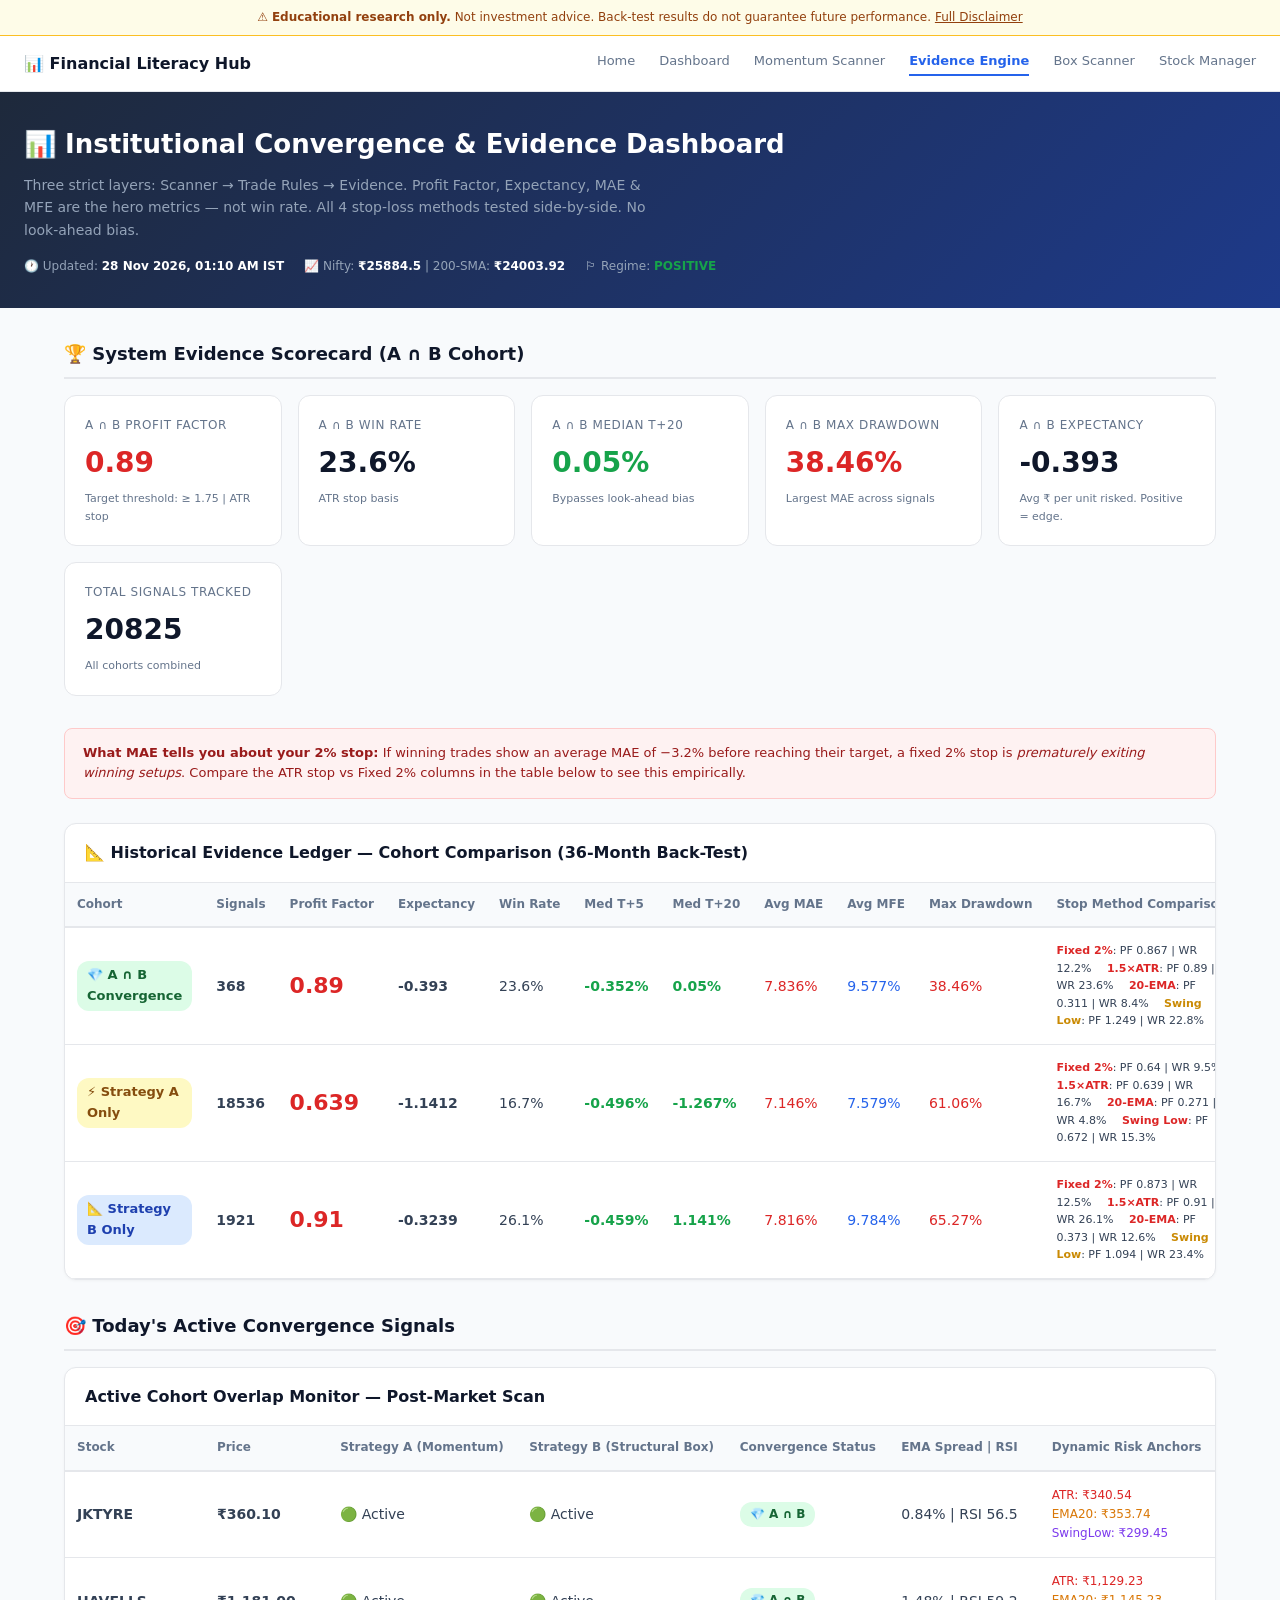
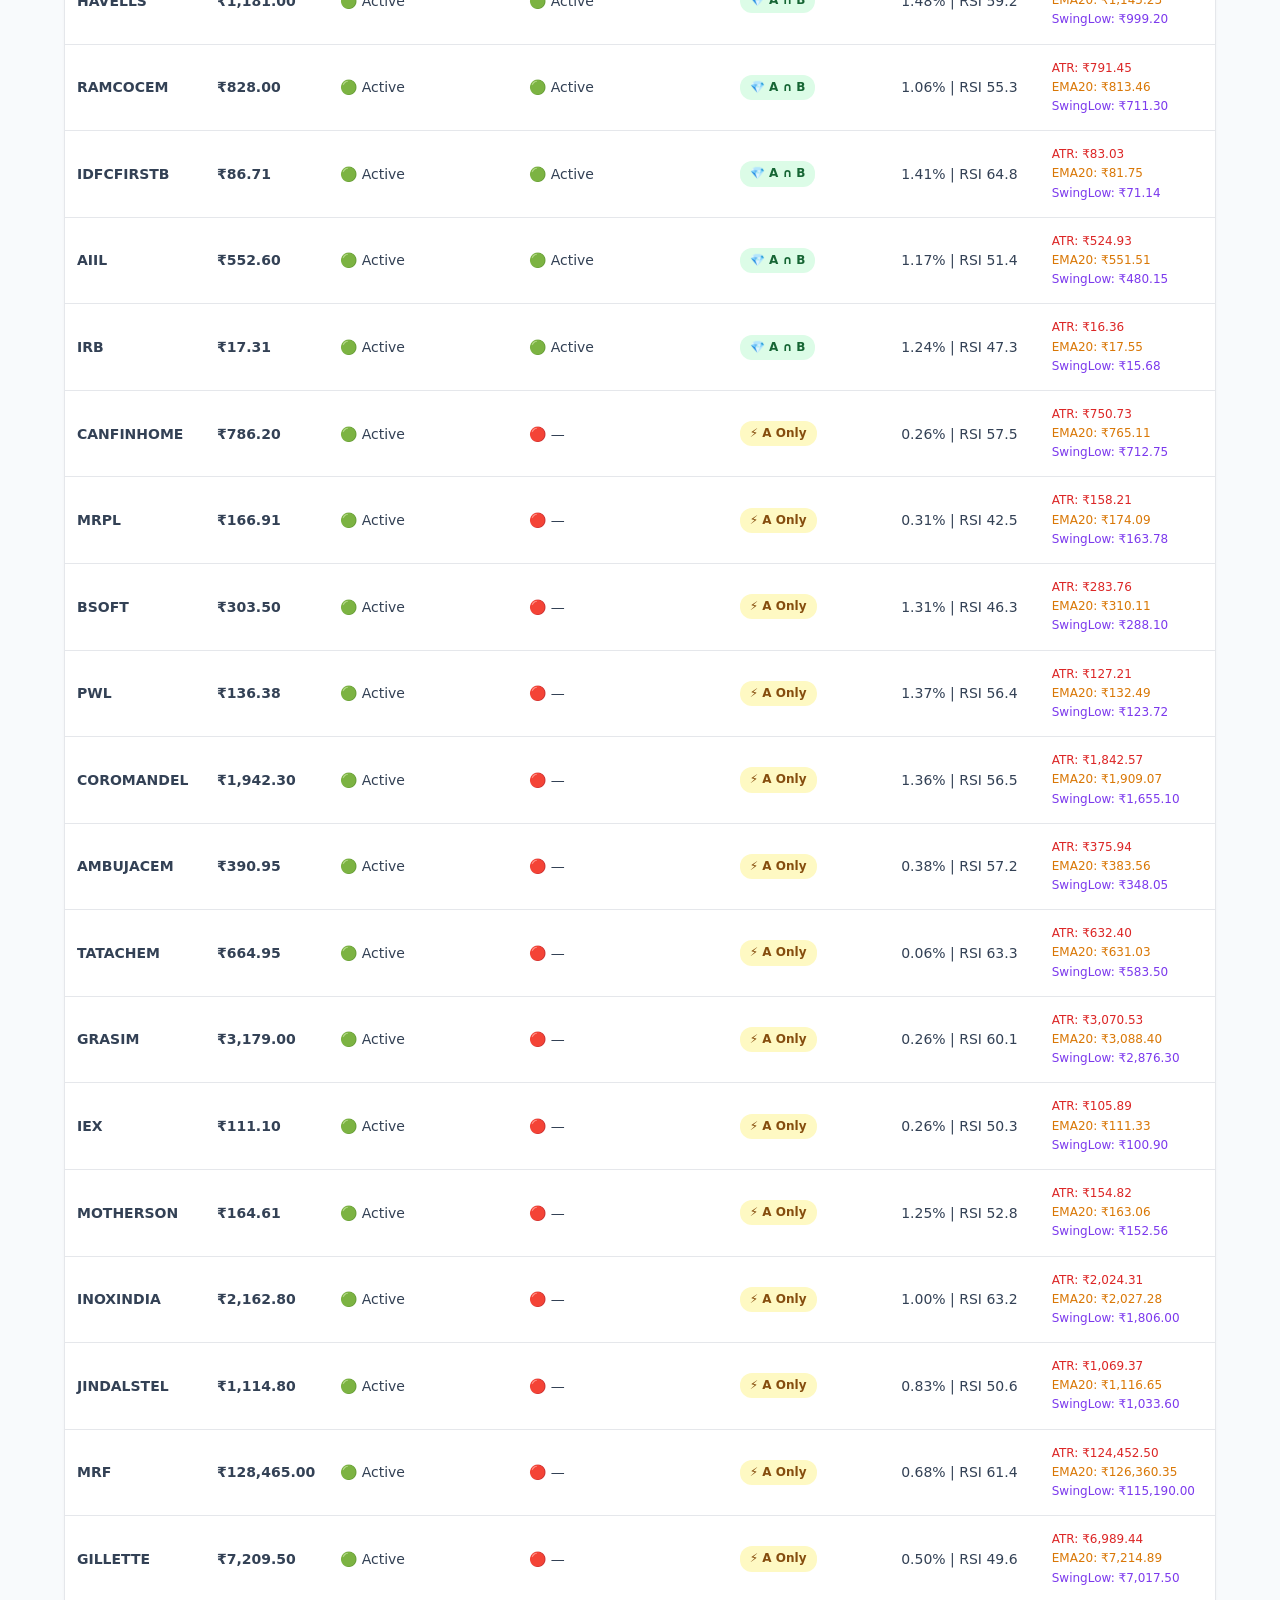
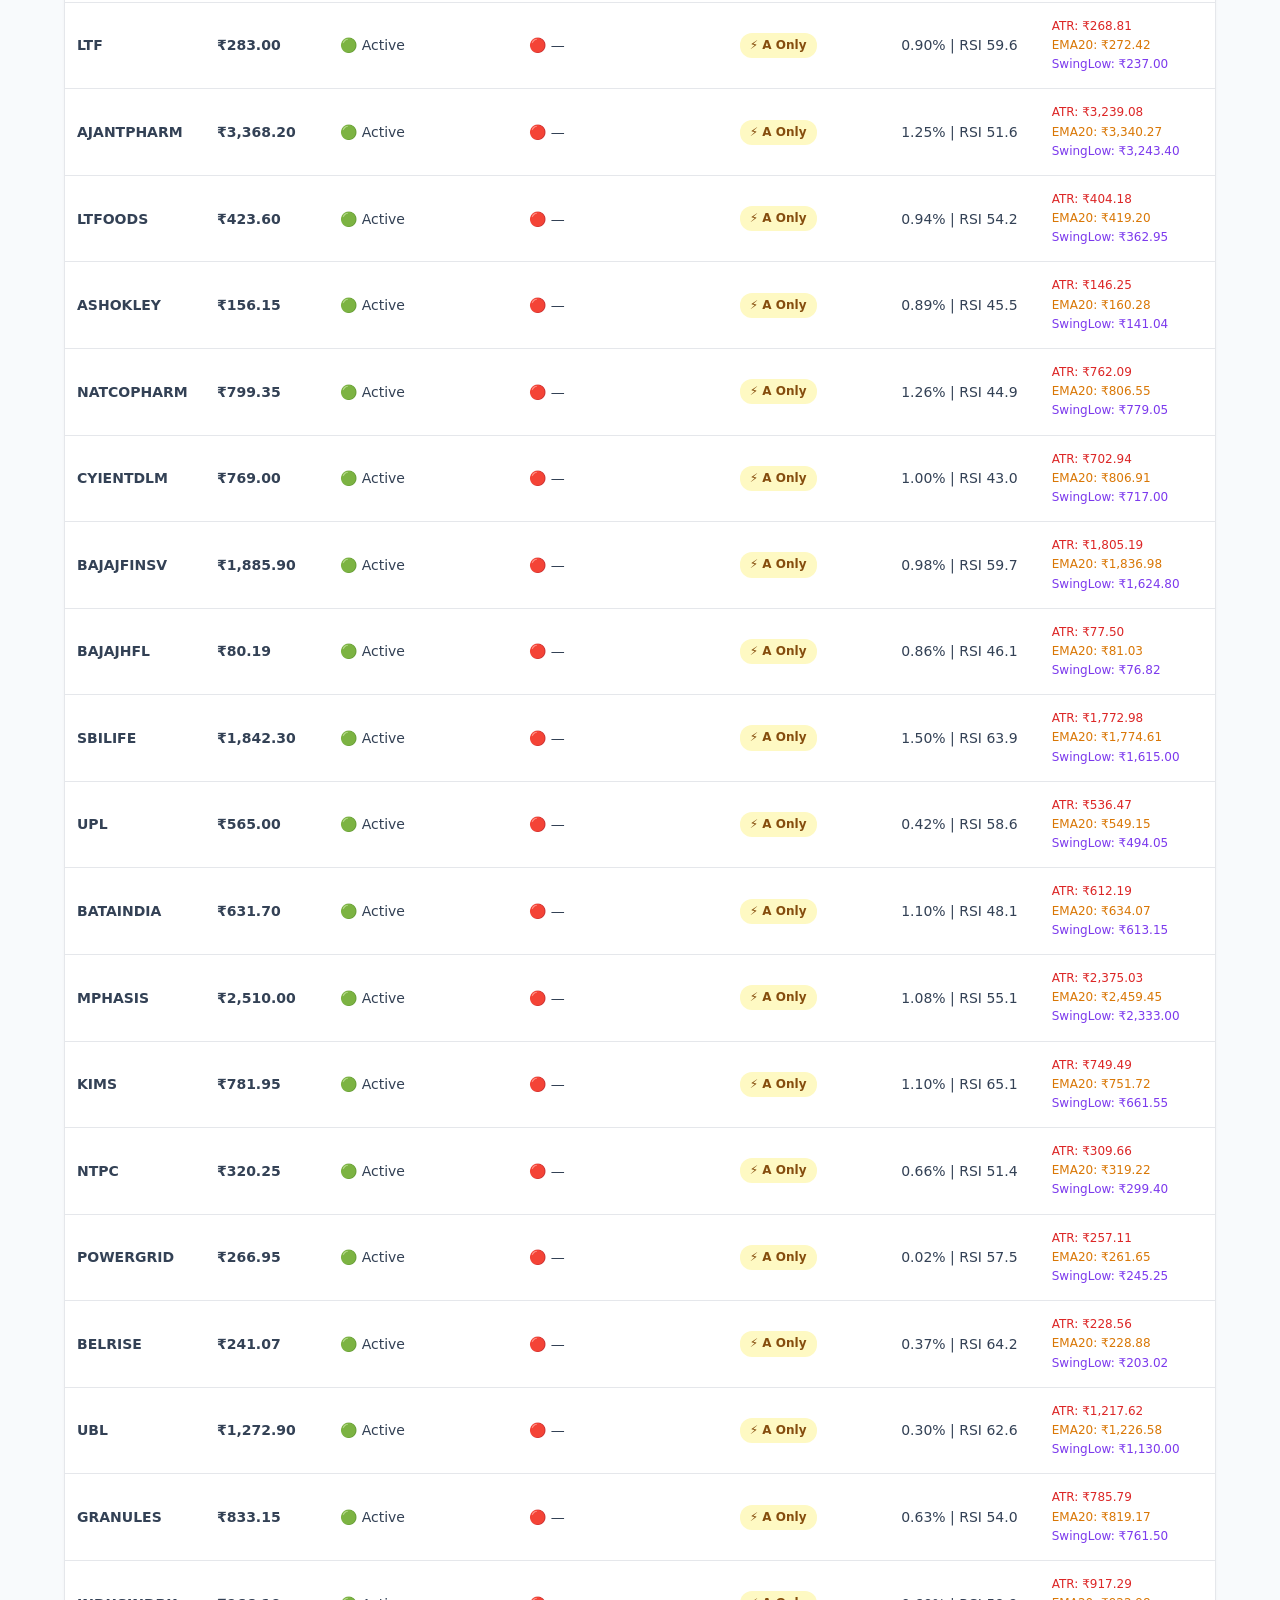
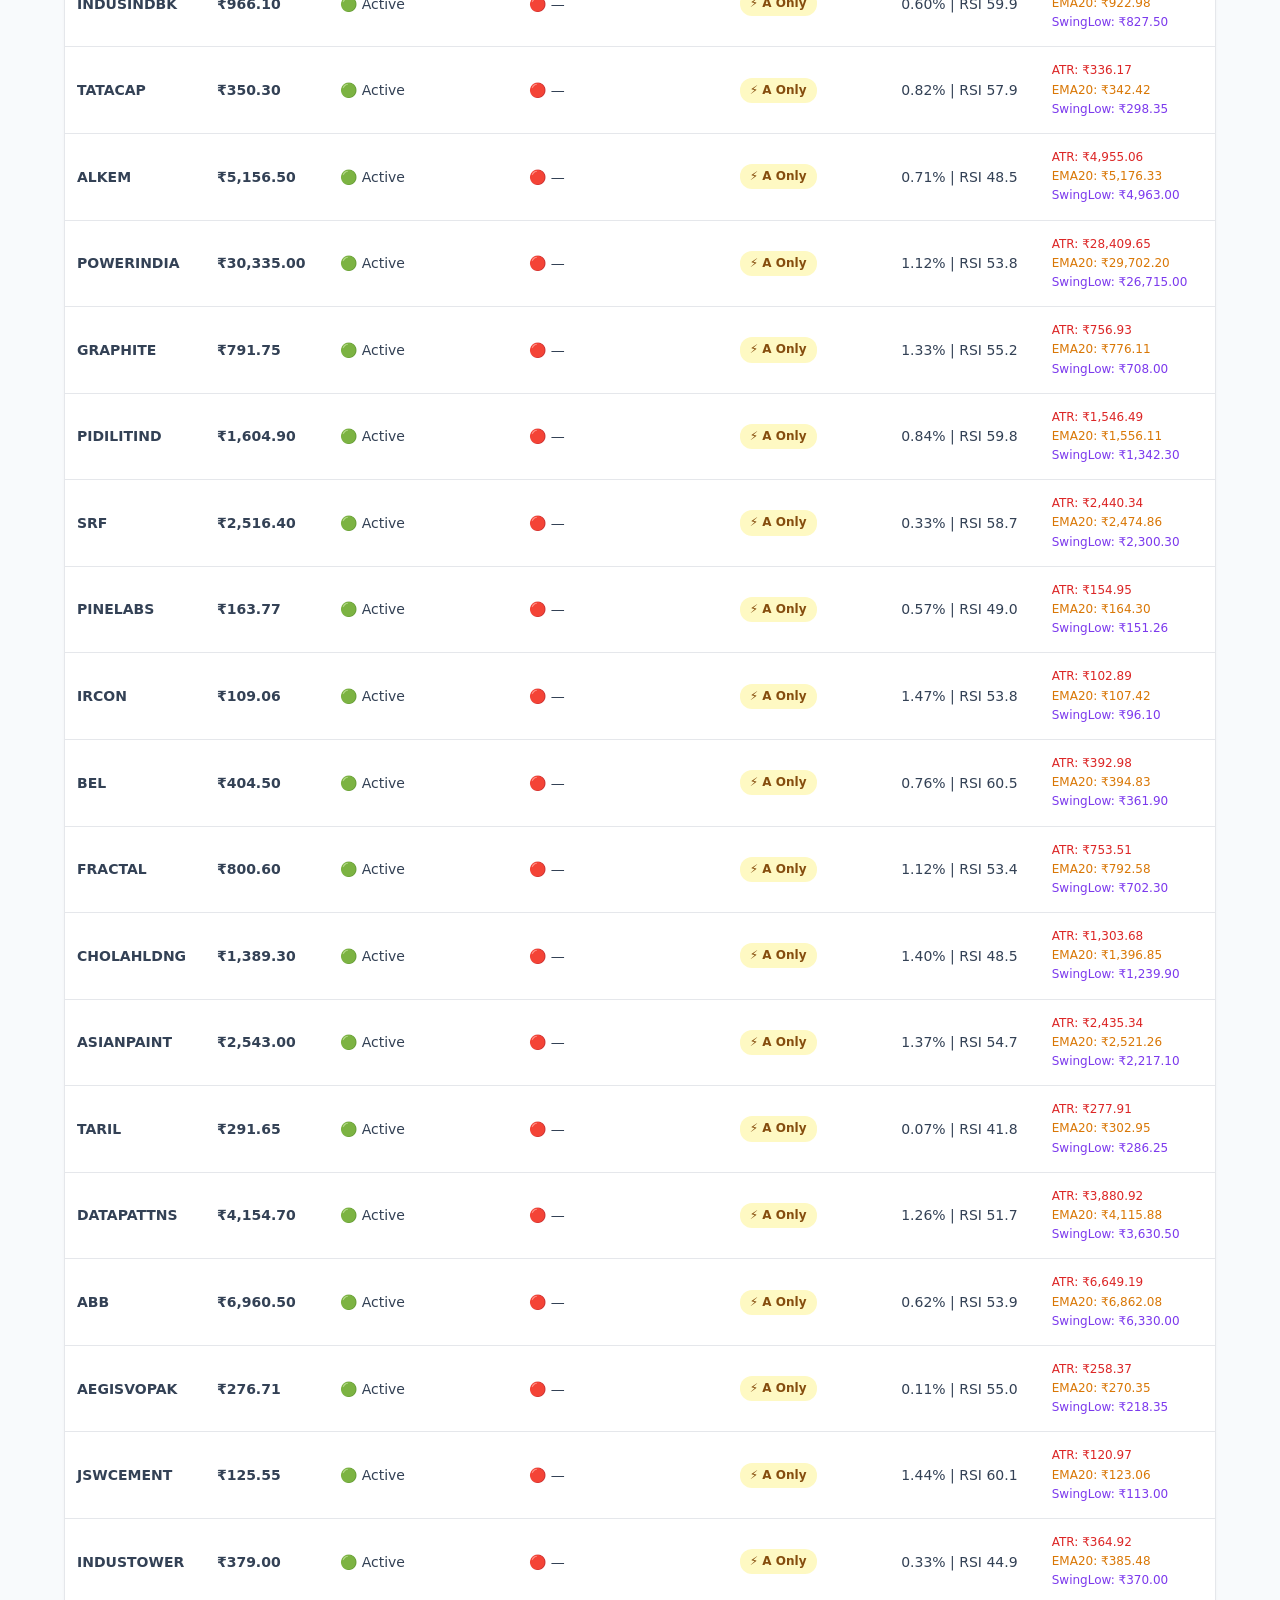
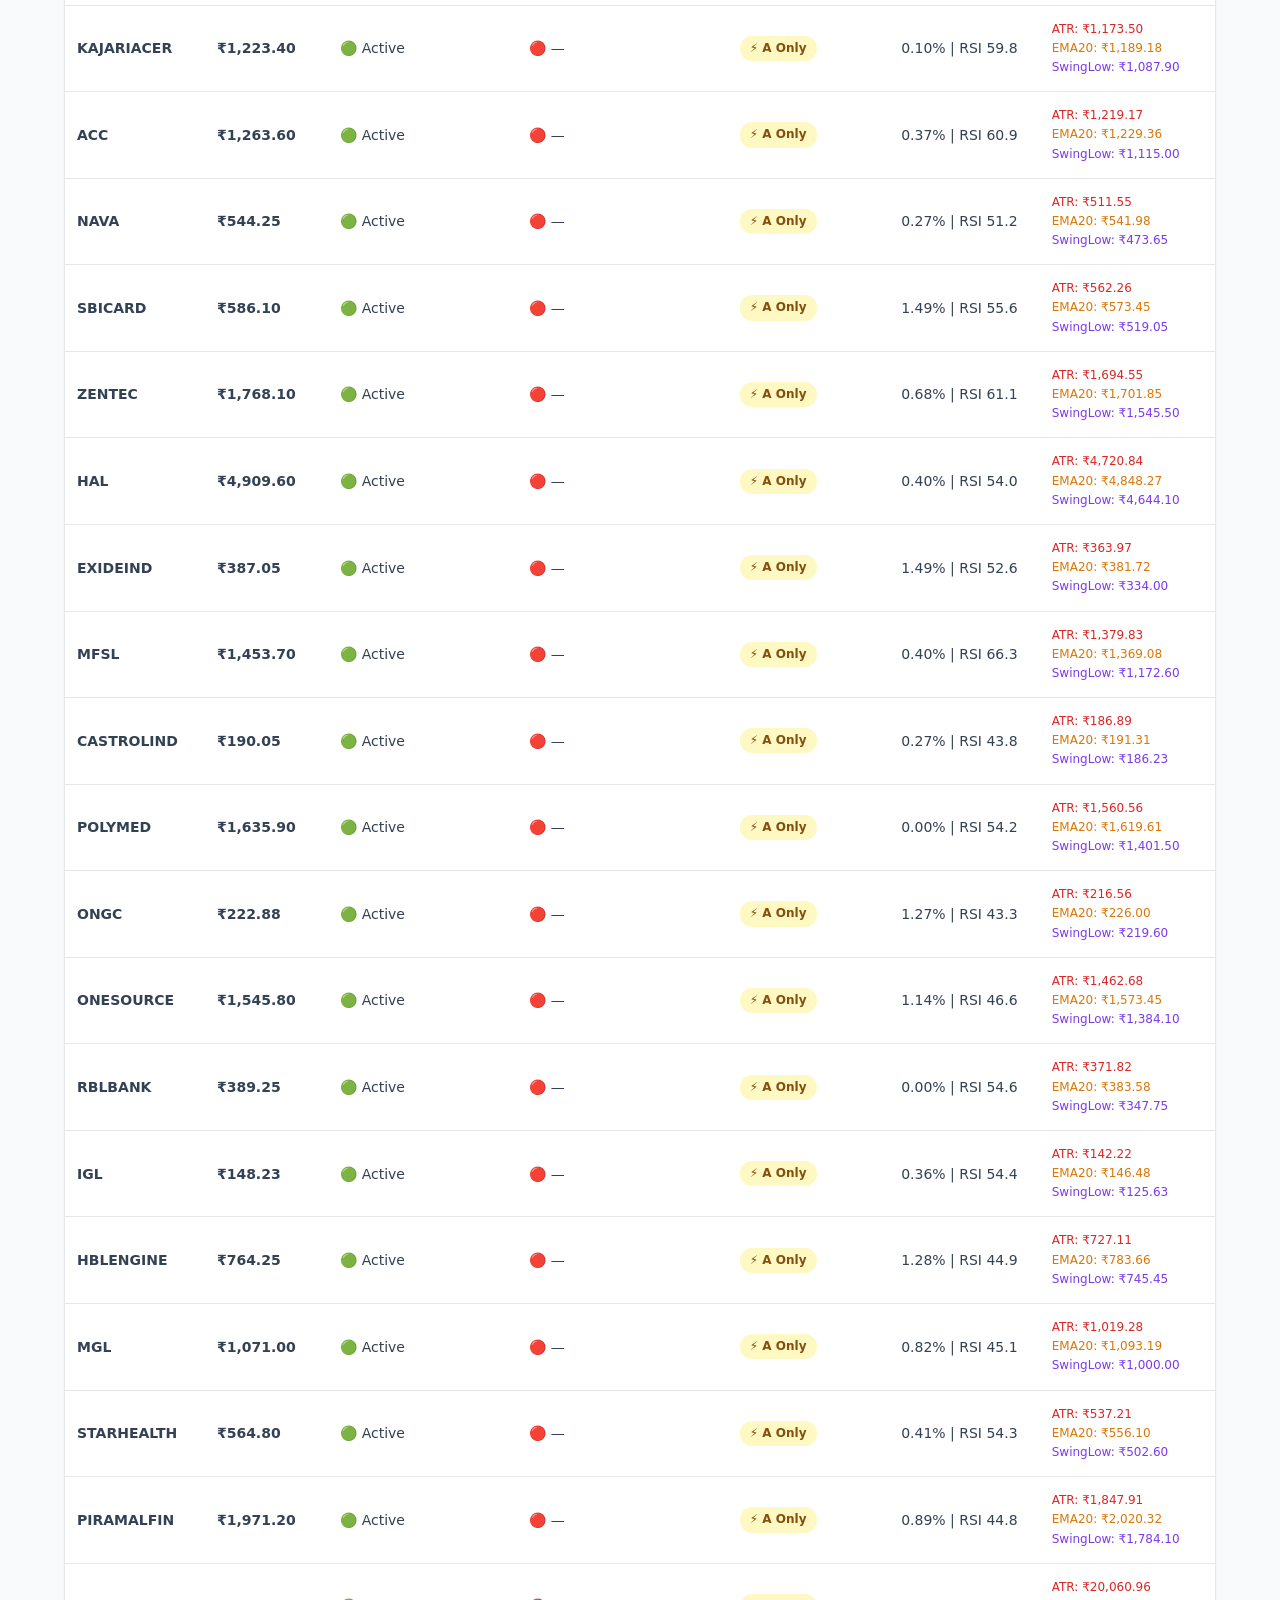
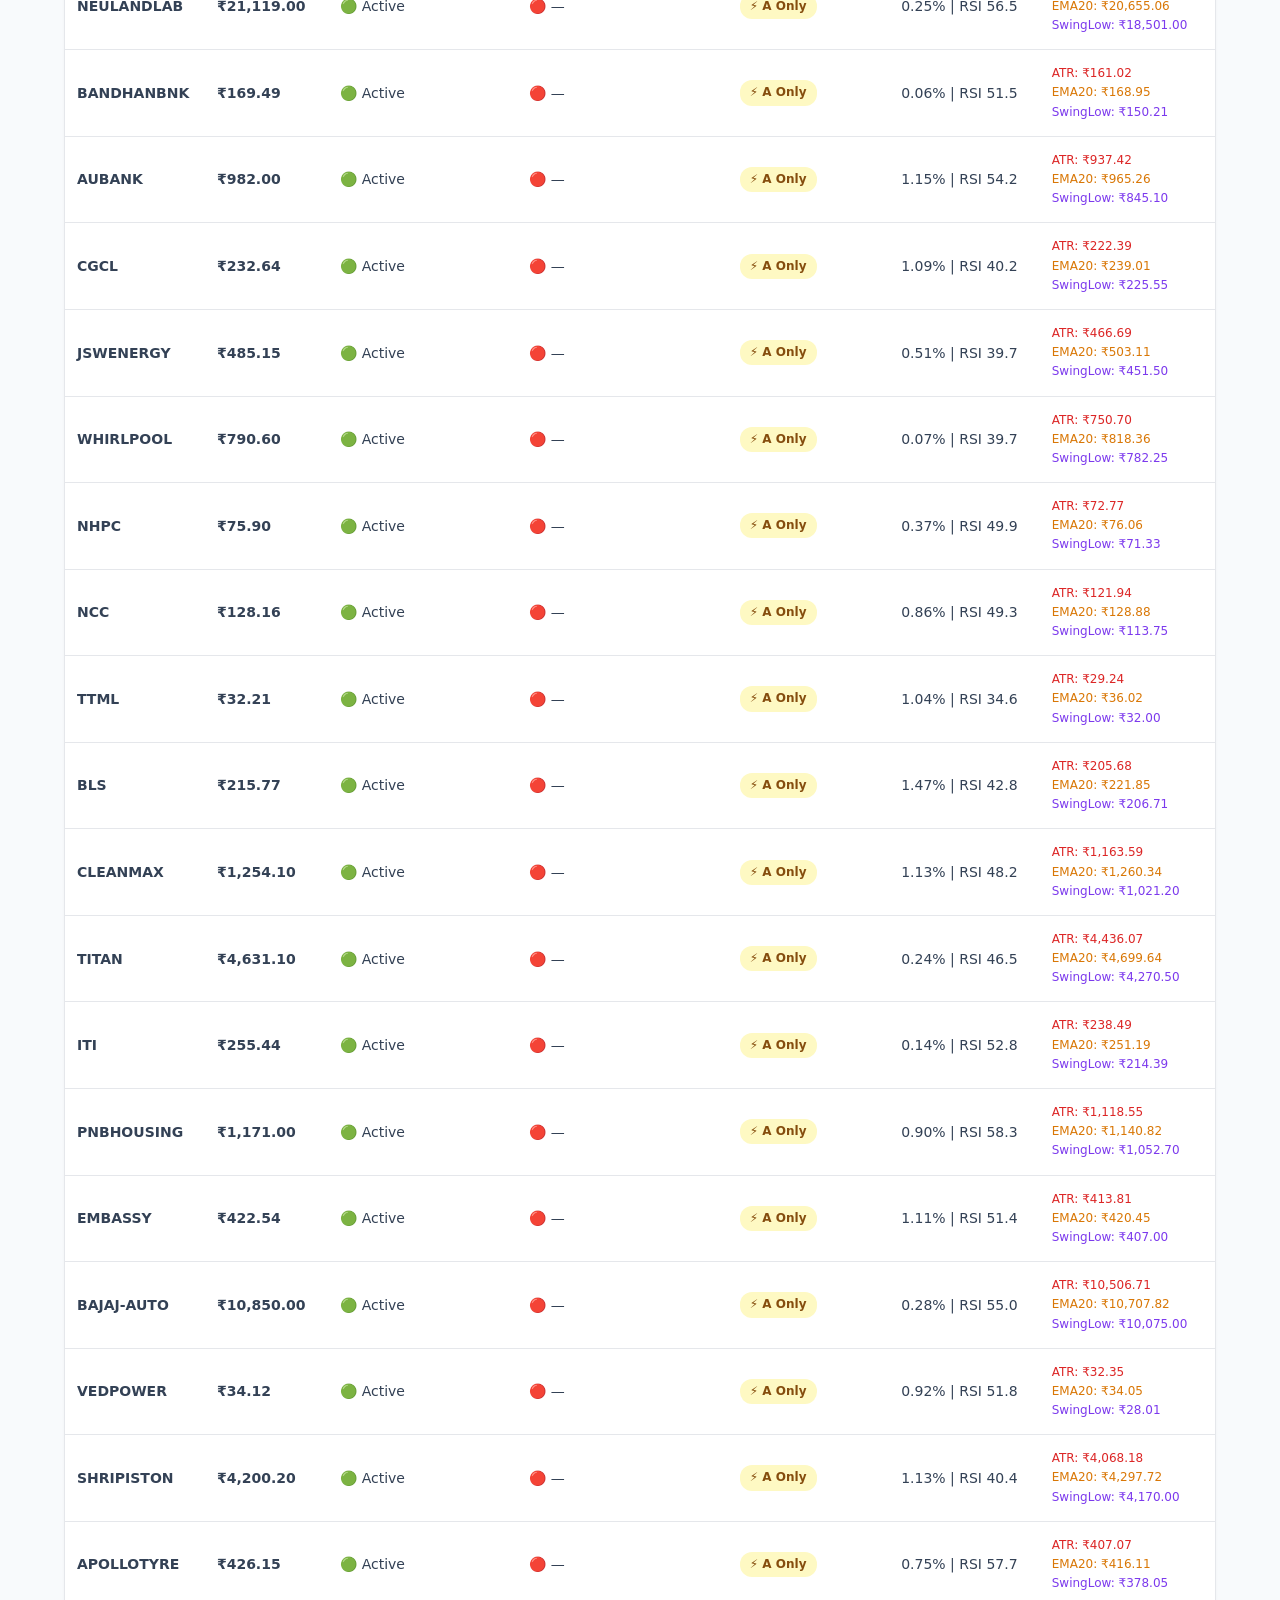
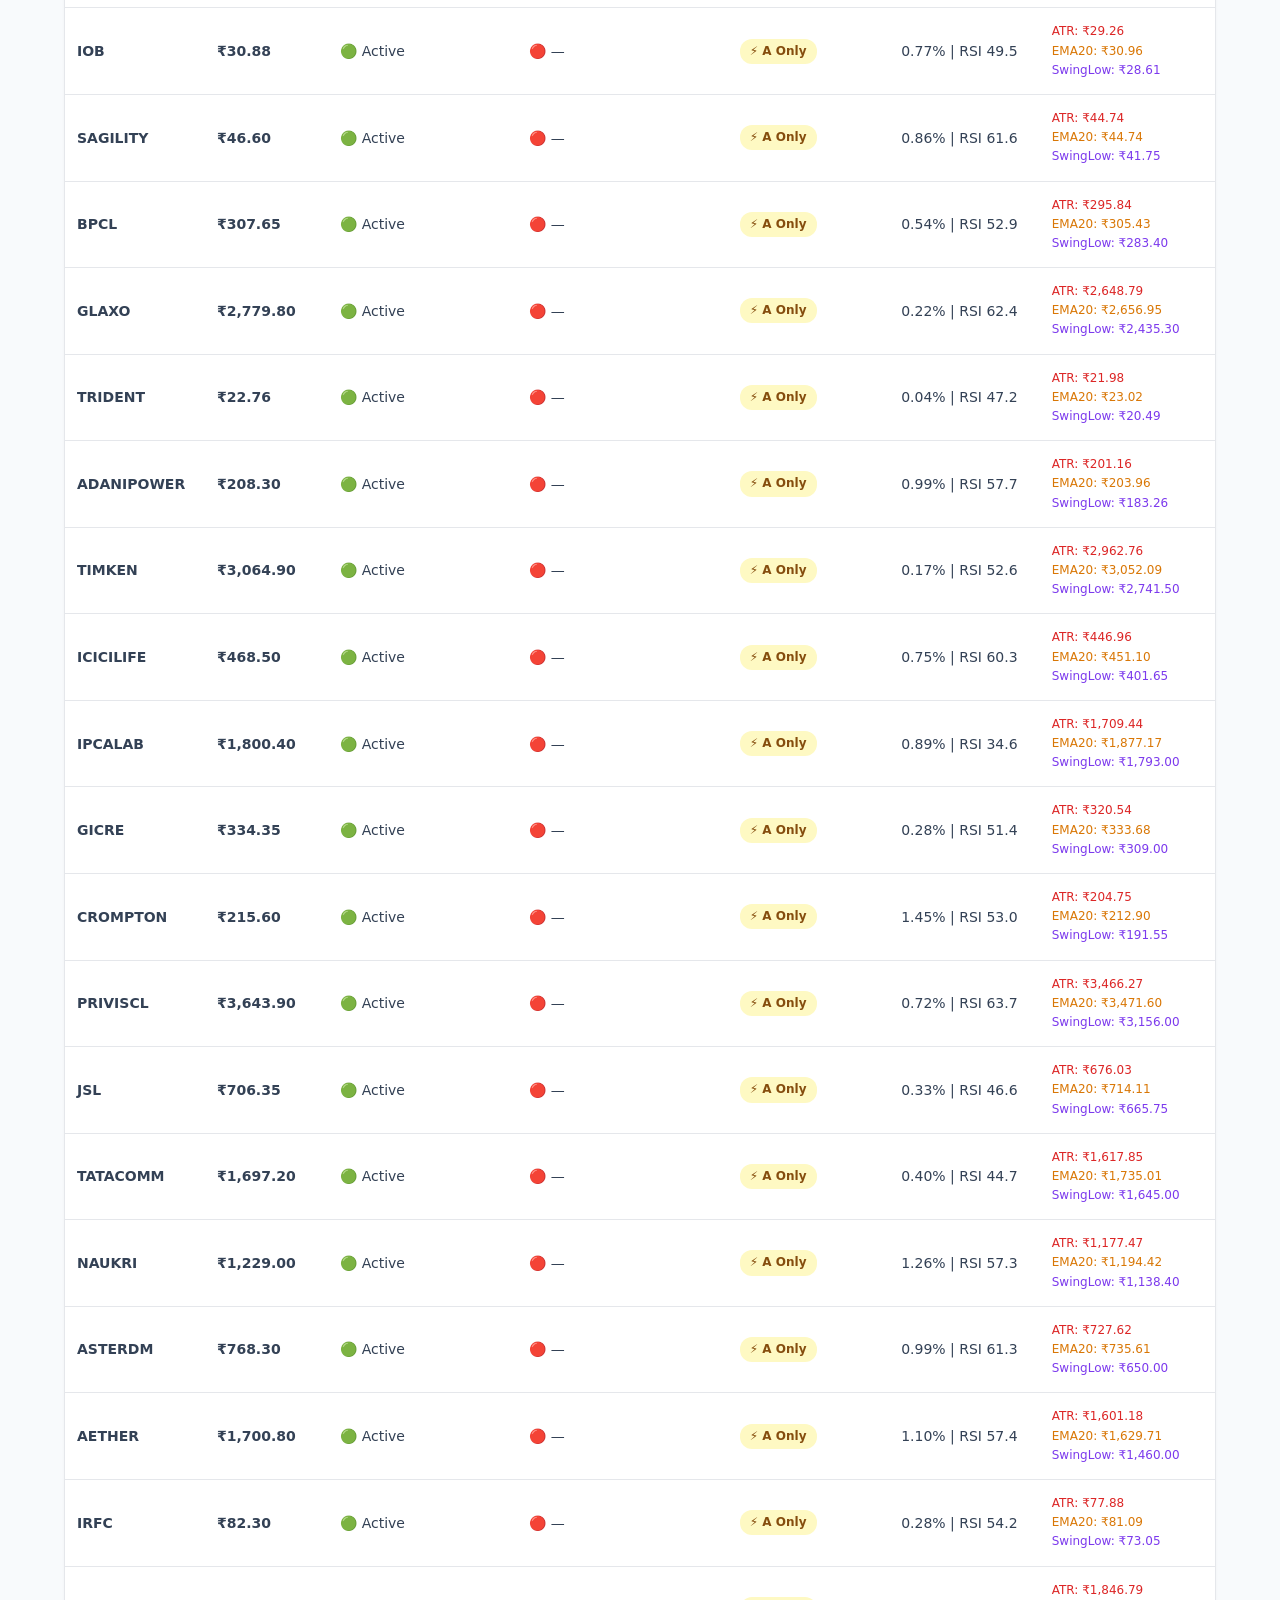
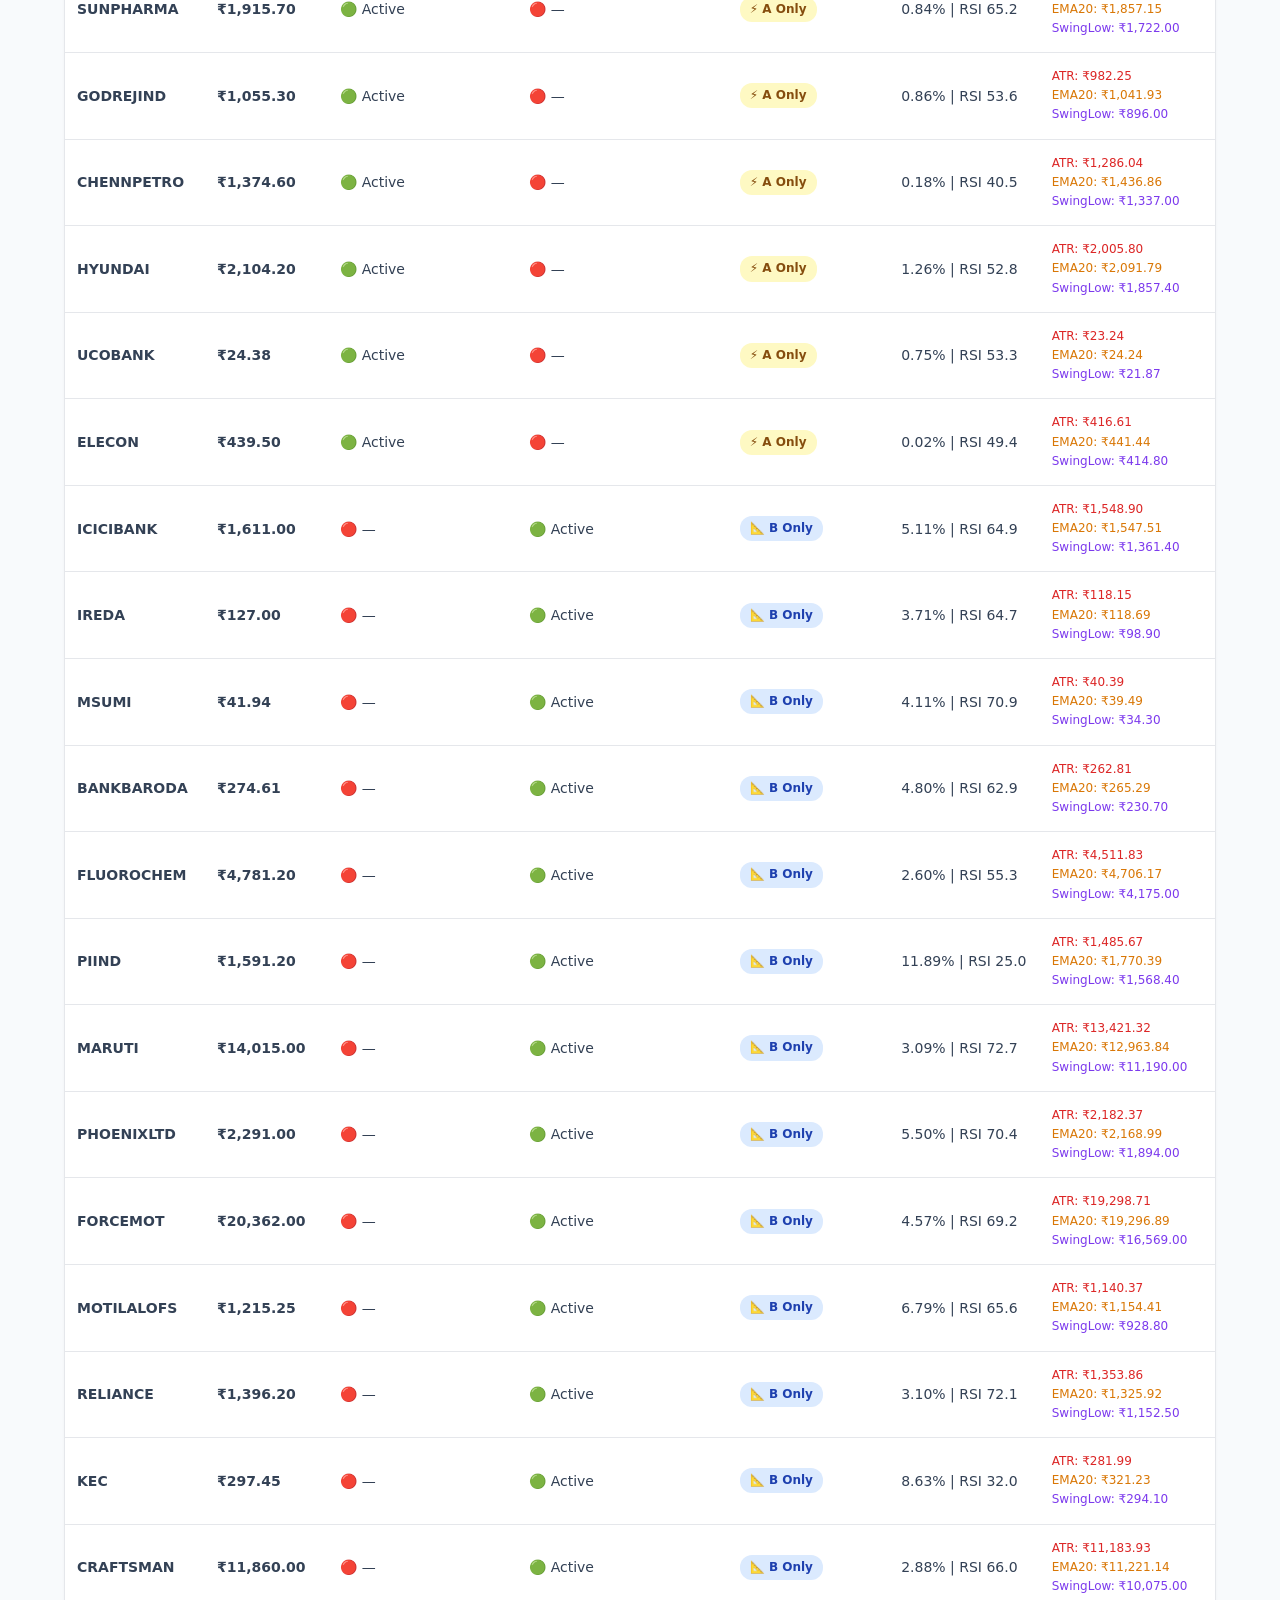
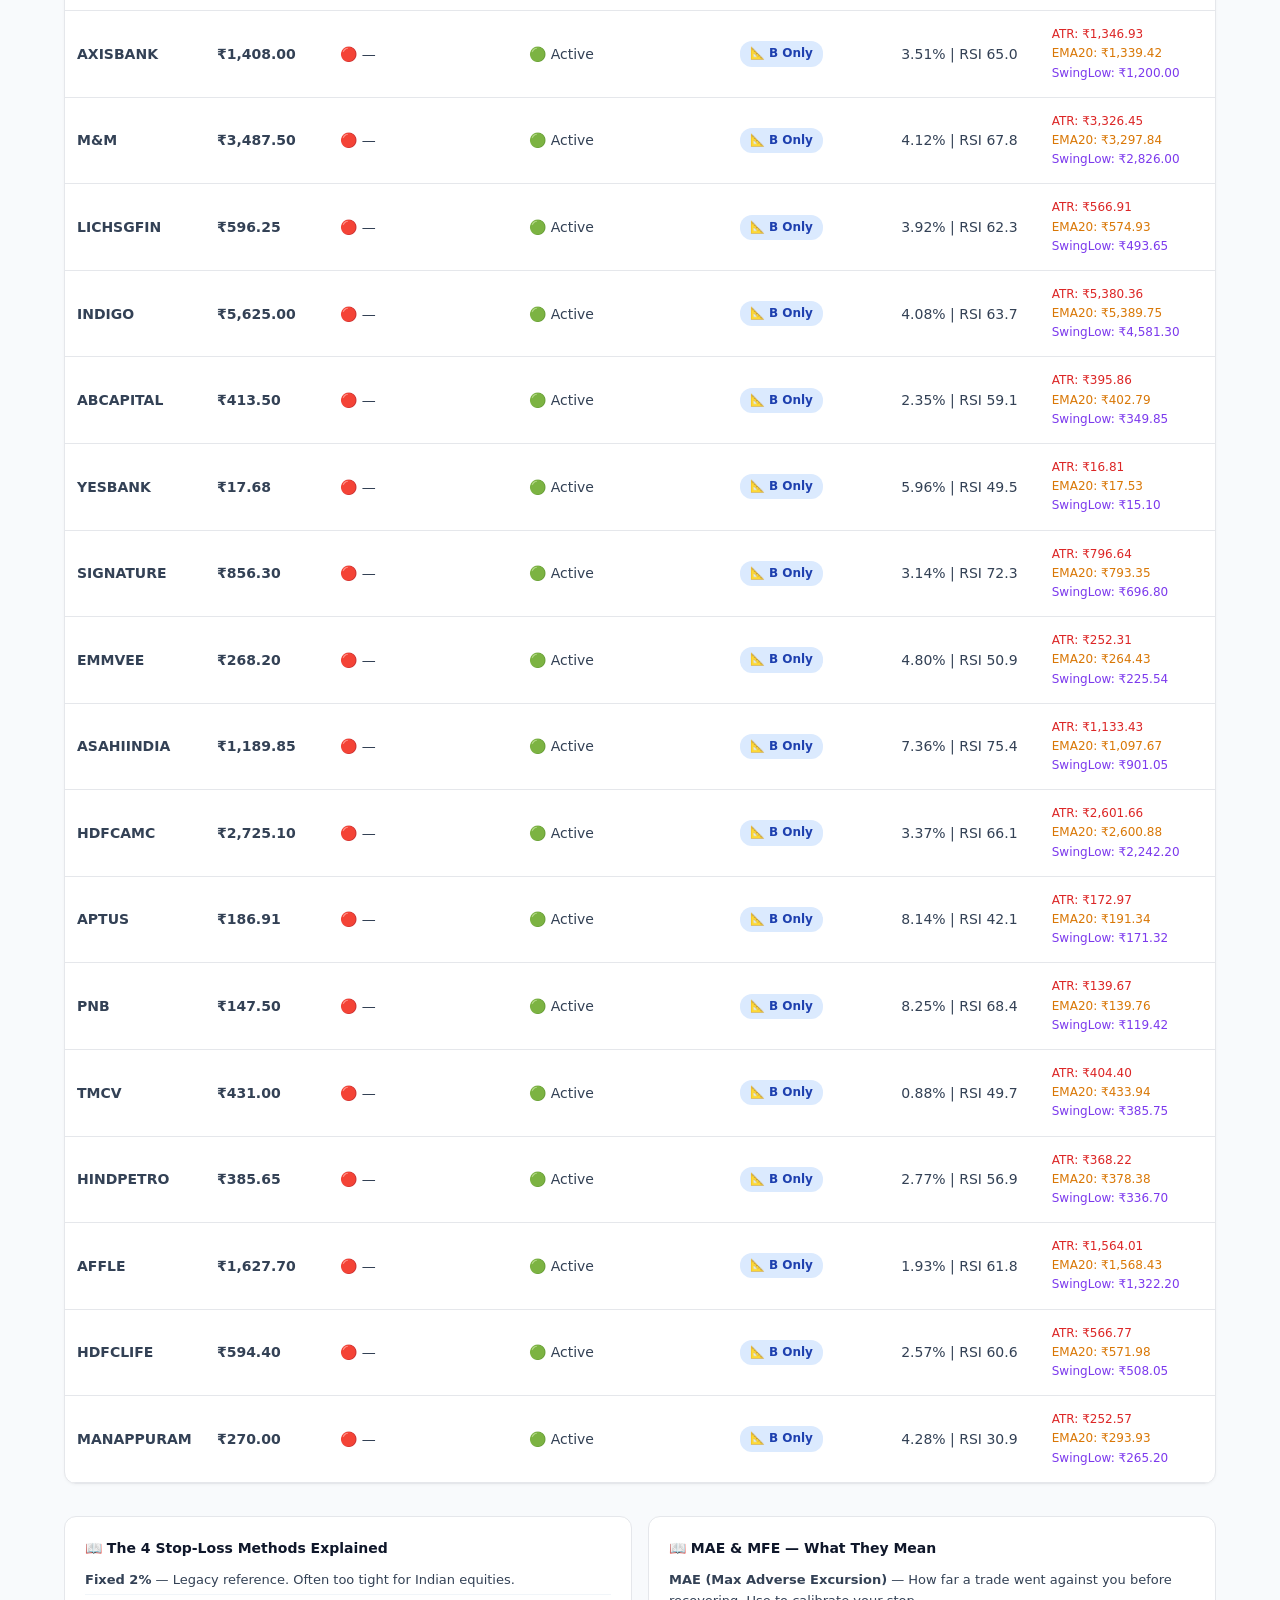
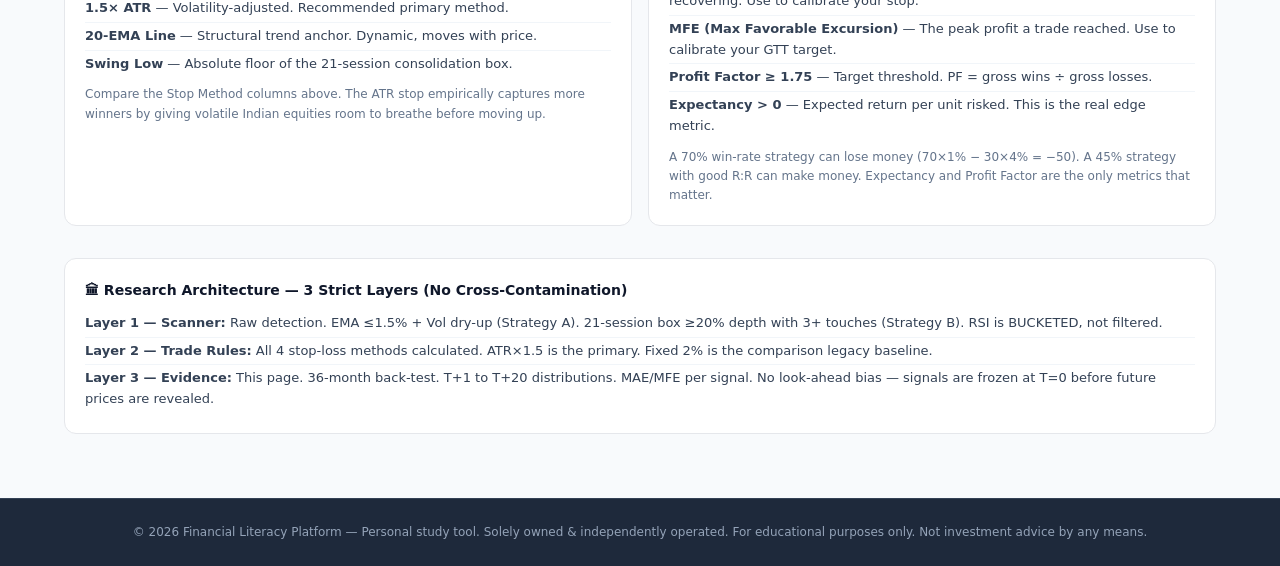
<file: convergence-dashboard.html>
<!DOCTYPE html>
<html lang="en">
<head>
<meta charset="UTF-8">
<meta name="viewport" content="width=device-width, initial-scale=1.0">
<title>Institutional Convergence &amp; Evidence Dashboard</title>
<style>
  :root {
    --bg: #f8fafc; --card: #ffffff; --border: #e5e7eb;
    --title: #0f172a; --body: #334155; --muted: #64748b;
    --green: #16a34a; --yellow: #ca8a04; --red: #dc2626; --blue: #2563eb;
  }
  * { box-sizing: border-box; margin: 0; padding: 0; }
  body { font-family: -apple-system,"Segoe UI",system-ui,sans-serif; background:var(--bg); color:var(--body); font-size:14px; line-height:1.6; padding:0; }
  .disclaimer { background:#fefce8; border-bottom:1px solid #fbbf24; padding:8px 24px; font-size:12px; color:#92400e; text-align:center; }
  .disclaimer a { color:#92400e; }
  nav { background:#fff; border-bottom:1px solid var(--border); padding:0 24px; height:56px; display:flex; align-items:center; justify-content:space-between; position:sticky; top:0; z-index:50; }
  nav .brand { font-weight:700; font-size:16px; color:var(--title); text-decoration:none; }
  nav .links { display:flex; gap:24px; font-size:13px; }
  nav .links a { color:var(--muted); text-decoration:none; }
  nav .links a.active { color:var(--blue); font-weight:600; border-bottom:2px solid var(--blue); padding-bottom:2px; }
  .hero { background:linear-gradient(135deg,#1e293b 0%,#1e3a8a 100%); color:#fff; padding:32px 24px; }
  .hero h1 { font-size:26px; font-weight:700; margin-bottom:8px; }
  .hero p { color:#94a3b8; font-size:14px; max-width:640px; margin-bottom:16px; }
  .hero .meta { display:flex; flex-wrap:wrap; gap:20px; font-size:12px; color:#94a3b8; }
  .hero .meta b { color:#fff; }
  .page { max-width:1200px; margin:0 auto; padding:32px 24px; }
  .section-title { font-size:18px; font-weight:700; color:var(--title); margin-bottom:16px; padding-bottom:8px; border-bottom:2px solid var(--border); }
  .kpi-grid { display:grid; grid-template-columns:repeat(auto-fit,minmax(200px,1fr)); gap:16px; margin-bottom:32px; }
  .kpi { background:var(--card); border:1px solid var(--border); border-radius:12px; padding:20px; }
  .kpi .label { font-size:12px; text-transform:uppercase; letter-spacing:.05em; color:var(--muted); margin-bottom:6px; }
  .kpi .value { font-size:28px; font-weight:700; color:var(--title); }
  .kpi .sub { font-size:11px; color:var(--muted); margin-top:4px; }
  .card { background:var(--card); border:1px solid var(--border); border-radius:12px; overflow:hidden; margin-bottom:32px; box-shadow:0 1px 3px rgba(0,0,0,.04); }
  .card-header { padding:16px 20px; border-bottom:1px solid var(--border); font-weight:700; font-size:16px; color:var(--title); }
  table { width:100%; border-collapse:collapse; }
  th { background:#f8fafc; padding:12px 12px; font-size:12px; font-weight:600; color:var(--muted); text-align:left; border-bottom:2px solid var(--border); white-space:nowrap; }
  .info-grid { display:grid; grid-template-columns:1fr 1fr; gap:16px; margin-bottom:32px; }
  .info-box { background:var(--card); border:1px solid var(--border); border-radius:12px; padding:20px; }
  .info-box h3 { font-size:14px; font-weight:700; color:var(--title); margin-bottom:8px; }
  .info-box ul { list-style:none; font-size:13px; color:var(--body); }
  .info-box ul li { padding:3px 0; border-bottom:1px solid #f1f5f9; }
  .info-box ul li:last-child { border:none; }
  @media(max-width:768px) { .info-grid { grid-template-columns:1fr; } nav .links { display:none; } }
  .mae-note { background:#fef2f2; border:1px solid #fecaca; border-radius:8px; padding:14px 18px; font-size:13px; color:#991b1b; margin-top:8px; }
  footer { background:#1e293b; color:#94a3b8; text-align:center; padding:24px; font-size:12px; border-top:1px solid #334155; }
</style>
</head>
<body>

<div class="disclaimer">
  ⚠️ <strong>Educational research only.</strong> Not investment advice. Back-test results do not guarantee future performance.
  <a href="disclaimer.html">Full Disclaimer</a>
</div>

<nav>
  <a href="index.html" class="brand">📊 Financial Literacy Hub</a>
  <div class="links">
    <a href="index.html">Home</a>
    <a href="dashboard.html">Dashboard</a>
    <a href="swing-dashboard.html">Momentum Scanner</a>
    <a href="convergence-dashboard.html" class="active">Evidence Engine</a>
    <a href="box-dashboard.html">Box Scanner</a>
    <a href="discussions.html">Stock Manager</a>
  </div>
</nav>

<div class="hero">
  <h1>📊 Institutional Convergence &amp; Evidence Dashboard</h1>
  <p>Three strict layers: Scanner → Trade Rules → Evidence.
     Profit Factor, Expectancy, MAE &amp; MFE are the hero metrics — not win rate.
     All 4 stop-loss methods tested side-by-side. No look-ahead bias.</p>
  <div class="meta">
    <span>🕐 Updated: <b>28 Nov 2026, 01:10 AM IST</b></span>
    <span>📈 Nifty: <b>₹25884.5</b> | 200-SMA: <b>₹24003.92</b></span>
    <span>🏳 Regime: <b style="color:#16a34a;">POSITIVE</b></span>
  </div>
</div>

<div class="page">

  <!-- KPI scorecard -->
  <h2 class="section-title">🏆 System Evidence Scorecard (A ∩ B Cohort)</h2>
  <div class="kpi-grid">
    <div class="kpi"><div class="label">A ∩ B Profit Factor</div><div class="value" style="color:#dc2626;">0.89</div><div class="sub">Target threshold: ≥ 1.75 | ATR stop</div></div><div class="kpi"><div class="label">A ∩ B Win Rate</div><div class="value" style="color:#0f172a;">23.6%</div><div class="sub">ATR stop basis</div></div><div class="kpi"><div class="label">A ∩ B Median T+20</div><div class="value" style="color:#16a34a;">0.05%</div><div class="sub">Bypasses look-ahead bias</div></div><div class="kpi"><div class="label">A ∩ B Max Drawdown</div><div class="value" style="color:#dc2626;">38.46%</div><div class="sub">Largest MAE across signals</div></div><div class="kpi"><div class="label">A ∩ B Expectancy</div><div class="value" style="color:#0f172a;">-0.393</div><div class="sub">Avg ₹ per unit risked. Positive = edge.</div></div><div class="kpi"><div class="label">Total Signals Tracked</div><div class="value" style="color:#0f172a;">20825</div><div class="sub">All cohorts combined</div></div>
  </div>

  <!-- MAE/MFE explanation -->
  <div class="mae-note">
    <b>What MAE tells you about your 2% stop:</b> If winning trades show an average MAE of −3.2%
    before reaching their target, a fixed 2% stop is <em>prematurely exiting winning setups</em>.
    Compare the ATR stop vs Fixed 2% columns in the table below to see this empirically.
  </div>

  <!-- Cohort comparison table -->
  <div class="card" style="margin-top:24px;">
    <div class="card-header">📐 Historical Evidence Ledger — Cohort Comparison (36-Month Back-Test)</div>
    <div style="overflow-x:auto;">
      <table>
        <thead>
          <tr>
            <th>Cohort</th>
            <th>Signals</th>
            <th>Profit Factor</th>
            <th>Expectancy</th>
            <th>Win Rate</th>
            <th>Med T+5</th>
            <th>Med T+20</th>
            <th>Avg MAE</th>
            <th>Avg MFE</th>
            <th>Max Drawdown</th>
            <th>Stop Method Comparison</th>
          </tr>
        </thead>
        <tbody>
          
            <tr style="border-bottom:1px solid #e5e7eb;">
              <td style="padding:14px 12px;">
                <span style="display:inline-block;padding:4px 10px;border-radius:12px;
                  background:#dcfce7;color:#166534;font-weight:700;font-size:13px;">💎 A ∩ B Convergence</span>
              </td>
              <td style="padding:14px 12px;font-weight:600;">368</td>
              <td style="padding:14px 12px;font-size:22px;font-weight:700;color:#dc2626;">0.89</td>
              <td style="padding:14px 12px;font-weight:600;">-0.393</td>
              <td style="padding:14px 12px;">23.6%</td>
              <td style="padding:14px 12px;color:#16a34a;font-weight:600;">-0.352%</td>
              <td style="padding:14px 12px;color:#16a34a;font-weight:600;">0.05%</td>
              <td style="padding:14px 12px;color:#dc2626;">7.836%</td>
              <td style="padding:14px 12px;color:#2563eb;">9.577%</td>
              <td style="padding:14px 12px;color:#dc2626;">38.46%</td>
              <td style="padding:14px 12px;font-size:11px;"><span style="margin-right:12px;font-size:11px;">
                  <b style="color:#dc2626">Fixed 2%</b>:
                  PF 0.867 | WR 12.2%
                </span><span style="margin-right:12px;font-size:11px;">
                  <b style="color:#dc2626">1.5×ATR</b>:
                  PF 0.89 | WR 23.6%
                </span><span style="margin-right:12px;font-size:11px;">
                  <b style="color:#dc2626">20-EMA</b>:
                  PF 0.311 | WR 8.4%
                </span><span style="margin-right:12px;font-size:11px;">
                  <b style="color:#ca8a04">Swing Low</b>:
                  PF 1.249 | WR 22.8%
                </span></td>
            </tr>
            <tr style="border-bottom:1px solid #e5e7eb;">
              <td style="padding:14px 12px;">
                <span style="display:inline-block;padding:4px 10px;border-radius:12px;
                  background:#fef9c3;color:#854d0e;font-weight:700;font-size:13px;">⚡ Strategy A Only</span>
              </td>
              <td style="padding:14px 12px;font-weight:600;">18536</td>
              <td style="padding:14px 12px;font-size:22px;font-weight:700;color:#dc2626;">0.639</td>
              <td style="padding:14px 12px;font-weight:600;">-1.1412</td>
              <td style="padding:14px 12px;">16.7%</td>
              <td style="padding:14px 12px;color:#16a34a;font-weight:600;">-0.496%</td>
              <td style="padding:14px 12px;color:#16a34a;font-weight:600;">-1.267%</td>
              <td style="padding:14px 12px;color:#dc2626;">7.146%</td>
              <td style="padding:14px 12px;color:#2563eb;">7.579%</td>
              <td style="padding:14px 12px;color:#dc2626;">61.06%</td>
              <td style="padding:14px 12px;font-size:11px;"><span style="margin-right:12px;font-size:11px;">
                  <b style="color:#dc2626">Fixed 2%</b>:
                  PF 0.64 | WR 9.5%
                </span><span style="margin-right:12px;font-size:11px;">
                  <b style="color:#dc2626">1.5×ATR</b>:
                  PF 0.639 | WR 16.7%
                </span><span style="margin-right:12px;font-size:11px;">
                  <b style="color:#dc2626">20-EMA</b>:
                  PF 0.271 | WR 4.8%
                </span><span style="margin-right:12px;font-size:11px;">
                  <b style="color:#dc2626">Swing Low</b>:
                  PF 0.672 | WR 15.3%
                </span></td>
            </tr>
            <tr style="border-bottom:1px solid #e5e7eb;">
              <td style="padding:14px 12px;">
                <span style="display:inline-block;padding:4px 10px;border-radius:12px;
                  background:#dbeafe;color:#1e40af;font-weight:700;font-size:13px;">📐 Strategy B Only</span>
              </td>
              <td style="padding:14px 12px;font-weight:600;">1921</td>
              <td style="padding:14px 12px;font-size:22px;font-weight:700;color:#dc2626;">0.91</td>
              <td style="padding:14px 12px;font-weight:600;">-0.3239</td>
              <td style="padding:14px 12px;">26.1%</td>
              <td style="padding:14px 12px;color:#16a34a;font-weight:600;">-0.459%</td>
              <td style="padding:14px 12px;color:#16a34a;font-weight:600;">1.141%</td>
              <td style="padding:14px 12px;color:#dc2626;">7.816%</td>
              <td style="padding:14px 12px;color:#2563eb;">9.784%</td>
              <td style="padding:14px 12px;color:#dc2626;">65.27%</td>
              <td style="padding:14px 12px;font-size:11px;"><span style="margin-right:12px;font-size:11px;">
                  <b style="color:#dc2626">Fixed 2%</b>:
                  PF 0.873 | WR 12.5%
                </span><span style="margin-right:12px;font-size:11px;">
                  <b style="color:#dc2626">1.5×ATR</b>:
                  PF 0.91 | WR 26.1%
                </span><span style="margin-right:12px;font-size:11px;">
                  <b style="color:#dc2626">20-EMA</b>:
                  PF 0.373 | WR 12.6%
                </span><span style="margin-right:12px;font-size:11px;">
                  <b style="color:#ca8a04">Swing Low</b>:
                  PF 1.094 | WR 23.4%
                </span></td>
            </tr>
        </tbody>
      </table>
    </div>
  </div>

  <!-- Live scan table -->
  <h2 class="section-title" style="margin-top:32px;">🎯 Today's Active Convergence Signals</h2>
  <div class="card">
    <div class="card-header">Active Cohort Overlap Monitor — Post-Market Scan</div>
    <div style="overflow-x:auto;">
      <table>
        <thead>
          <tr>
            <th>Stock</th>
            <th>Price</th>
            <th>Strategy A (Momentum)</th>
            <th>Strategy B (Structural Box)</th>
            <th>Convergence Status</th>
            <th>EMA Spread | RSI</th>
            <th>Dynamic Risk Anchors</th>
          </tr>
        </thead>
        <tbody>
          
            <tr style="border-bottom:1px solid #e5e7eb;">
              <td style="padding:14px 12px;font-weight:700;">JKTYRE</td>
              <td style="padding:14px 12px;font-weight:700;">₹360.10</td>
              <td style="padding:14px 12px;">🟢 Active</td>
              <td style="padding:14px 12px;">🟢 Active</td>
              <td style="padding:14px 12px;">
                <span style="display:inline-block;padding:3px 10px;border-radius:12px;
                  background:#dcfce7;color:#166534;font-weight:700;font-size:12px;">💎 A ∩ B</span>
              </td>
              <td style="padding:14px 12px;">0.84% | RSI 56.5</td>
              <td style="padding:14px 12px;">
                <div style="font-size:12px;color:#dc2626;">ATR: ₹340.54</div>
                <div style="font-size:12px;color:#d97706;">EMA20: ₹353.74</div>
                <div style="font-size:12px;color:#7c3aed;">SwingLow: ₹299.45</div>
              </td>
            </tr>
            <tr style="border-bottom:1px solid #e5e7eb;">
              <td style="padding:14px 12px;font-weight:700;">HAVELLS</td>
              <td style="padding:14px 12px;font-weight:700;">₹1,181.00</td>
              <td style="padding:14px 12px;">🟢 Active</td>
              <td style="padding:14px 12px;">🟢 Active</td>
              <td style="padding:14px 12px;">
                <span style="display:inline-block;padding:3px 10px;border-radius:12px;
                  background:#dcfce7;color:#166534;font-weight:700;font-size:12px;">💎 A ∩ B</span>
              </td>
              <td style="padding:14px 12px;">1.48% | RSI 59.2</td>
              <td style="padding:14px 12px;">
                <div style="font-size:12px;color:#dc2626;">ATR: ₹1,129.23</div>
                <div style="font-size:12px;color:#d97706;">EMA20: ₹1,145.23</div>
                <div style="font-size:12px;color:#7c3aed;">SwingLow: ₹999.20</div>
              </td>
            </tr>
            <tr style="border-bottom:1px solid #e5e7eb;">
              <td style="padding:14px 12px;font-weight:700;">RAMCOCEM</td>
              <td style="padding:14px 12px;font-weight:700;">₹828.00</td>
              <td style="padding:14px 12px;">🟢 Active</td>
              <td style="padding:14px 12px;">🟢 Active</td>
              <td style="padding:14px 12px;">
                <span style="display:inline-block;padding:3px 10px;border-radius:12px;
                  background:#dcfce7;color:#166534;font-weight:700;font-size:12px;">💎 A ∩ B</span>
              </td>
              <td style="padding:14px 12px;">1.06% | RSI 55.3</td>
              <td style="padding:14px 12px;">
                <div style="font-size:12px;color:#dc2626;">ATR: ₹791.45</div>
                <div style="font-size:12px;color:#d97706;">EMA20: ₹813.46</div>
                <div style="font-size:12px;color:#7c3aed;">SwingLow: ₹711.30</div>
              </td>
            </tr>
            <tr style="border-bottom:1px solid #e5e7eb;">
              <td style="padding:14px 12px;font-weight:700;">IDFCFIRSTB</td>
              <td style="padding:14px 12px;font-weight:700;">₹86.71</td>
              <td style="padding:14px 12px;">🟢 Active</td>
              <td style="padding:14px 12px;">🟢 Active</td>
              <td style="padding:14px 12px;">
                <span style="display:inline-block;padding:3px 10px;border-radius:12px;
                  background:#dcfce7;color:#166534;font-weight:700;font-size:12px;">💎 A ∩ B</span>
              </td>
              <td style="padding:14px 12px;">1.41% | RSI 64.8</td>
              <td style="padding:14px 12px;">
                <div style="font-size:12px;color:#dc2626;">ATR: ₹83.03</div>
                <div style="font-size:12px;color:#d97706;">EMA20: ₹81.75</div>
                <div style="font-size:12px;color:#7c3aed;">SwingLow: ₹71.14</div>
              </td>
            </tr>
            <tr style="border-bottom:1px solid #e5e7eb;">
              <td style="padding:14px 12px;font-weight:700;">AIIL</td>
              <td style="padding:14px 12px;font-weight:700;">₹552.60</td>
              <td style="padding:14px 12px;">🟢 Active</td>
              <td style="padding:14px 12px;">🟢 Active</td>
              <td style="padding:14px 12px;">
                <span style="display:inline-block;padding:3px 10px;border-radius:12px;
                  background:#dcfce7;color:#166534;font-weight:700;font-size:12px;">💎 A ∩ B</span>
              </td>
              <td style="padding:14px 12px;">1.17% | RSI 51.4</td>
              <td style="padding:14px 12px;">
                <div style="font-size:12px;color:#dc2626;">ATR: ₹524.93</div>
                <div style="font-size:12px;color:#d97706;">EMA20: ₹551.51</div>
                <div style="font-size:12px;color:#7c3aed;">SwingLow: ₹480.15</div>
              </td>
            </tr>
            <tr style="border-bottom:1px solid #e5e7eb;">
              <td style="padding:14px 12px;font-weight:700;">IRB</td>
              <td style="padding:14px 12px;font-weight:700;">₹17.31</td>
              <td style="padding:14px 12px;">🟢 Active</td>
              <td style="padding:14px 12px;">🟢 Active</td>
              <td style="padding:14px 12px;">
                <span style="display:inline-block;padding:3px 10px;border-radius:12px;
                  background:#dcfce7;color:#166534;font-weight:700;font-size:12px;">💎 A ∩ B</span>
              </td>
              <td style="padding:14px 12px;">1.24% | RSI 47.3</td>
              <td style="padding:14px 12px;">
                <div style="font-size:12px;color:#dc2626;">ATR: ₹16.36</div>
                <div style="font-size:12px;color:#d97706;">EMA20: ₹17.55</div>
                <div style="font-size:12px;color:#7c3aed;">SwingLow: ₹15.68</div>
              </td>
            </tr>
            <tr style="border-bottom:1px solid #e5e7eb;">
              <td style="padding:14px 12px;font-weight:700;">CANFINHOME</td>
              <td style="padding:14px 12px;font-weight:700;">₹786.20</td>
              <td style="padding:14px 12px;">🟢 Active</td>
              <td style="padding:14px 12px;">🔴 —</td>
              <td style="padding:14px 12px;">
                <span style="display:inline-block;padding:3px 10px;border-radius:12px;
                  background:#fef9c3;color:#854d0e;font-weight:700;font-size:12px;">⚡ A Only</span>
              </td>
              <td style="padding:14px 12px;">0.26% | RSI 57.5</td>
              <td style="padding:14px 12px;">
                <div style="font-size:12px;color:#dc2626;">ATR: ₹750.73</div>
                <div style="font-size:12px;color:#d97706;">EMA20: ₹765.11</div>
                <div style="font-size:12px;color:#7c3aed;">SwingLow: ₹712.75</div>
              </td>
            </tr>
            <tr style="border-bottom:1px solid #e5e7eb;">
              <td style="padding:14px 12px;font-weight:700;">MRPL</td>
              <td style="padding:14px 12px;font-weight:700;">₹166.91</td>
              <td style="padding:14px 12px;">🟢 Active</td>
              <td style="padding:14px 12px;">🔴 —</td>
              <td style="padding:14px 12px;">
                <span style="display:inline-block;padding:3px 10px;border-radius:12px;
                  background:#fef9c3;color:#854d0e;font-weight:700;font-size:12px;">⚡ A Only</span>
              </td>
              <td style="padding:14px 12px;">0.31% | RSI 42.5</td>
              <td style="padding:14px 12px;">
                <div style="font-size:12px;color:#dc2626;">ATR: ₹158.21</div>
                <div style="font-size:12px;color:#d97706;">EMA20: ₹174.09</div>
                <div style="font-size:12px;color:#7c3aed;">SwingLow: ₹163.78</div>
              </td>
            </tr>
            <tr style="border-bottom:1px solid #e5e7eb;">
              <td style="padding:14px 12px;font-weight:700;">BSOFT</td>
              <td style="padding:14px 12px;font-weight:700;">₹303.50</td>
              <td style="padding:14px 12px;">🟢 Active</td>
              <td style="padding:14px 12px;">🔴 —</td>
              <td style="padding:14px 12px;">
                <span style="display:inline-block;padding:3px 10px;border-radius:12px;
                  background:#fef9c3;color:#854d0e;font-weight:700;font-size:12px;">⚡ A Only</span>
              </td>
              <td style="padding:14px 12px;">1.31% | RSI 46.3</td>
              <td style="padding:14px 12px;">
                <div style="font-size:12px;color:#dc2626;">ATR: ₹283.76</div>
                <div style="font-size:12px;color:#d97706;">EMA20: ₹310.11</div>
                <div style="font-size:12px;color:#7c3aed;">SwingLow: ₹288.10</div>
              </td>
            </tr>
            <tr style="border-bottom:1px solid #e5e7eb;">
              <td style="padding:14px 12px;font-weight:700;">PWL</td>
              <td style="padding:14px 12px;font-weight:700;">₹136.38</td>
              <td style="padding:14px 12px;">🟢 Active</td>
              <td style="padding:14px 12px;">🔴 —</td>
              <td style="padding:14px 12px;">
                <span style="display:inline-block;padding:3px 10px;border-radius:12px;
                  background:#fef9c3;color:#854d0e;font-weight:700;font-size:12px;">⚡ A Only</span>
              </td>
              <td style="padding:14px 12px;">1.37% | RSI 56.4</td>
              <td style="padding:14px 12px;">
                <div style="font-size:12px;color:#dc2626;">ATR: ₹127.21</div>
                <div style="font-size:12px;color:#d97706;">EMA20: ₹132.49</div>
                <div style="font-size:12px;color:#7c3aed;">SwingLow: ₹123.72</div>
              </td>
            </tr>
            <tr style="border-bottom:1px solid #e5e7eb;">
              <td style="padding:14px 12px;font-weight:700;">COROMANDEL</td>
              <td style="padding:14px 12px;font-weight:700;">₹1,942.30</td>
              <td style="padding:14px 12px;">🟢 Active</td>
              <td style="padding:14px 12px;">🔴 —</td>
              <td style="padding:14px 12px;">
                <span style="display:inline-block;padding:3px 10px;border-radius:12px;
                  background:#fef9c3;color:#854d0e;font-weight:700;font-size:12px;">⚡ A Only</span>
              </td>
              <td style="padding:14px 12px;">1.36% | RSI 56.5</td>
              <td style="padding:14px 12px;">
                <div style="font-size:12px;color:#dc2626;">ATR: ₹1,842.57</div>
                <div style="font-size:12px;color:#d97706;">EMA20: ₹1,909.07</div>
                <div style="font-size:12px;color:#7c3aed;">SwingLow: ₹1,655.10</div>
              </td>
            </tr>
            <tr style="border-bottom:1px solid #e5e7eb;">
              <td style="padding:14px 12px;font-weight:700;">AMBUJACEM</td>
              <td style="padding:14px 12px;font-weight:700;">₹390.95</td>
              <td style="padding:14px 12px;">🟢 Active</td>
              <td style="padding:14px 12px;">🔴 —</td>
              <td style="padding:14px 12px;">
                <span style="display:inline-block;padding:3px 10px;border-radius:12px;
                  background:#fef9c3;color:#854d0e;font-weight:700;font-size:12px;">⚡ A Only</span>
              </td>
              <td style="padding:14px 12px;">0.38% | RSI 57.2</td>
              <td style="padding:14px 12px;">
                <div style="font-size:12px;color:#dc2626;">ATR: ₹375.94</div>
                <div style="font-size:12px;color:#d97706;">EMA20: ₹383.56</div>
                <div style="font-size:12px;color:#7c3aed;">SwingLow: ₹348.05</div>
              </td>
            </tr>
            <tr style="border-bottom:1px solid #e5e7eb;">
              <td style="padding:14px 12px;font-weight:700;">TATACHEM</td>
              <td style="padding:14px 12px;font-weight:700;">₹664.95</td>
              <td style="padding:14px 12px;">🟢 Active</td>
              <td style="padding:14px 12px;">🔴 —</td>
              <td style="padding:14px 12px;">
                <span style="display:inline-block;padding:3px 10px;border-radius:12px;
                  background:#fef9c3;color:#854d0e;font-weight:700;font-size:12px;">⚡ A Only</span>
              </td>
              <td style="padding:14px 12px;">0.06% | RSI 63.3</td>
              <td style="padding:14px 12px;">
                <div style="font-size:12px;color:#dc2626;">ATR: ₹632.40</div>
                <div style="font-size:12px;color:#d97706;">EMA20: ₹631.03</div>
                <div style="font-size:12px;color:#7c3aed;">SwingLow: ₹583.50</div>
              </td>
            </tr>
            <tr style="border-bottom:1px solid #e5e7eb;">
              <td style="padding:14px 12px;font-weight:700;">GRASIM</td>
              <td style="padding:14px 12px;font-weight:700;">₹3,179.00</td>
              <td style="padding:14px 12px;">🟢 Active</td>
              <td style="padding:14px 12px;">🔴 —</td>
              <td style="padding:14px 12px;">
                <span style="display:inline-block;padding:3px 10px;border-radius:12px;
                  background:#fef9c3;color:#854d0e;font-weight:700;font-size:12px;">⚡ A Only</span>
              </td>
              <td style="padding:14px 12px;">0.26% | RSI 60.1</td>
              <td style="padding:14px 12px;">
                <div style="font-size:12px;color:#dc2626;">ATR: ₹3,070.53</div>
                <div style="font-size:12px;color:#d97706;">EMA20: ₹3,088.40</div>
                <div style="font-size:12px;color:#7c3aed;">SwingLow: ₹2,876.30</div>
              </td>
            </tr>
            <tr style="border-bottom:1px solid #e5e7eb;">
              <td style="padding:14px 12px;font-weight:700;">IEX</td>
              <td style="padding:14px 12px;font-weight:700;">₹111.10</td>
              <td style="padding:14px 12px;">🟢 Active</td>
              <td style="padding:14px 12px;">🔴 —</td>
              <td style="padding:14px 12px;">
                <span style="display:inline-block;padding:3px 10px;border-radius:12px;
                  background:#fef9c3;color:#854d0e;font-weight:700;font-size:12px;">⚡ A Only</span>
              </td>
              <td style="padding:14px 12px;">0.26% | RSI 50.3</td>
              <td style="padding:14px 12px;">
                <div style="font-size:12px;color:#dc2626;">ATR: ₹105.89</div>
                <div style="font-size:12px;color:#d97706;">EMA20: ₹111.33</div>
                <div style="font-size:12px;color:#7c3aed;">SwingLow: ₹100.90</div>
              </td>
            </tr>
            <tr style="border-bottom:1px solid #e5e7eb;">
              <td style="padding:14px 12px;font-weight:700;">MOTHERSON</td>
              <td style="padding:14px 12px;font-weight:700;">₹164.61</td>
              <td style="padding:14px 12px;">🟢 Active</td>
              <td style="padding:14px 12px;">🔴 —</td>
              <td style="padding:14px 12px;">
                <span style="display:inline-block;padding:3px 10px;border-radius:12px;
                  background:#fef9c3;color:#854d0e;font-weight:700;font-size:12px;">⚡ A Only</span>
              </td>
              <td style="padding:14px 12px;">1.25% | RSI 52.8</td>
              <td style="padding:14px 12px;">
                <div style="font-size:12px;color:#dc2626;">ATR: ₹154.82</div>
                <div style="font-size:12px;color:#d97706;">EMA20: ₹163.06</div>
                <div style="font-size:12px;color:#7c3aed;">SwingLow: ₹152.56</div>
              </td>
            </tr>
            <tr style="border-bottom:1px solid #e5e7eb;">
              <td style="padding:14px 12px;font-weight:700;">INOXINDIA</td>
              <td style="padding:14px 12px;font-weight:700;">₹2,162.80</td>
              <td style="padding:14px 12px;">🟢 Active</td>
              <td style="padding:14px 12px;">🔴 —</td>
              <td style="padding:14px 12px;">
                <span style="display:inline-block;padding:3px 10px;border-radius:12px;
                  background:#fef9c3;color:#854d0e;font-weight:700;font-size:12px;">⚡ A Only</span>
              </td>
              <td style="padding:14px 12px;">1.00% | RSI 63.2</td>
              <td style="padding:14px 12px;">
                <div style="font-size:12px;color:#dc2626;">ATR: ₹2,024.31</div>
                <div style="font-size:12px;color:#d97706;">EMA20: ₹2,027.28</div>
                <div style="font-size:12px;color:#7c3aed;">SwingLow: ₹1,806.00</div>
              </td>
            </tr>
            <tr style="border-bottom:1px solid #e5e7eb;">
              <td style="padding:14px 12px;font-weight:700;">JINDALSTEL</td>
              <td style="padding:14px 12px;font-weight:700;">₹1,114.80</td>
              <td style="padding:14px 12px;">🟢 Active</td>
              <td style="padding:14px 12px;">🔴 —</td>
              <td style="padding:14px 12px;">
                <span style="display:inline-block;padding:3px 10px;border-radius:12px;
                  background:#fef9c3;color:#854d0e;font-weight:700;font-size:12px;">⚡ A Only</span>
              </td>
              <td style="padding:14px 12px;">0.83% | RSI 50.6</td>
              <td style="padding:14px 12px;">
                <div style="font-size:12px;color:#dc2626;">ATR: ₹1,069.37</div>
                <div style="font-size:12px;color:#d97706;">EMA20: ₹1,116.65</div>
                <div style="font-size:12px;color:#7c3aed;">SwingLow: ₹1,033.60</div>
              </td>
            </tr>
            <tr style="border-bottom:1px solid #e5e7eb;">
              <td style="padding:14px 12px;font-weight:700;">MRF</td>
              <td style="padding:14px 12px;font-weight:700;">₹128,465.00</td>
              <td style="padding:14px 12px;">🟢 Active</td>
              <td style="padding:14px 12px;">🔴 —</td>
              <td style="padding:14px 12px;">
                <span style="display:inline-block;padding:3px 10px;border-radius:12px;
                  background:#fef9c3;color:#854d0e;font-weight:700;font-size:12px;">⚡ A Only</span>
              </td>
              <td style="padding:14px 12px;">0.68% | RSI 61.4</td>
              <td style="padding:14px 12px;">
                <div style="font-size:12px;color:#dc2626;">ATR: ₹124,452.50</div>
                <div style="font-size:12px;color:#d97706;">EMA20: ₹126,360.35</div>
                <div style="font-size:12px;color:#7c3aed;">SwingLow: ₹115,190.00</div>
              </td>
            </tr>
            <tr style="border-bottom:1px solid #e5e7eb;">
              <td style="padding:14px 12px;font-weight:700;">GILLETTE</td>
              <td style="padding:14px 12px;font-weight:700;">₹7,209.50</td>
              <td style="padding:14px 12px;">🟢 Active</td>
              <td style="padding:14px 12px;">🔴 —</td>
              <td style="padding:14px 12px;">
                <span style="display:inline-block;padding:3px 10px;border-radius:12px;
                  background:#fef9c3;color:#854d0e;font-weight:700;font-size:12px;">⚡ A Only</span>
              </td>
              <td style="padding:14px 12px;">0.50% | RSI 49.6</td>
              <td style="padding:14px 12px;">
                <div style="font-size:12px;color:#dc2626;">ATR: ₹6,989.44</div>
                <div style="font-size:12px;color:#d97706;">EMA20: ₹7,214.89</div>
                <div style="font-size:12px;color:#7c3aed;">SwingLow: ₹7,017.50</div>
              </td>
            </tr>
            <tr style="border-bottom:1px solid #e5e7eb;">
              <td style="padding:14px 12px;font-weight:700;">LTF</td>
              <td style="padding:14px 12px;font-weight:700;">₹283.00</td>
              <td style="padding:14px 12px;">🟢 Active</td>
              <td style="padding:14px 12px;">🔴 —</td>
              <td style="padding:14px 12px;">
                <span style="display:inline-block;padding:3px 10px;border-radius:12px;
                  background:#fef9c3;color:#854d0e;font-weight:700;font-size:12px;">⚡ A Only</span>
              </td>
              <td style="padding:14px 12px;">0.90% | RSI 59.6</td>
              <td style="padding:14px 12px;">
                <div style="font-size:12px;color:#dc2626;">ATR: ₹268.81</div>
                <div style="font-size:12px;color:#d97706;">EMA20: ₹272.42</div>
                <div style="font-size:12px;color:#7c3aed;">SwingLow: ₹237.00</div>
              </td>
            </tr>
            <tr style="border-bottom:1px solid #e5e7eb;">
              <td style="padding:14px 12px;font-weight:700;">AJANTPHARM</td>
              <td style="padding:14px 12px;font-weight:700;">₹3,368.20</td>
              <td style="padding:14px 12px;">🟢 Active</td>
              <td style="padding:14px 12px;">🔴 —</td>
              <td style="padding:14px 12px;">
                <span style="display:inline-block;padding:3px 10px;border-radius:12px;
                  background:#fef9c3;color:#854d0e;font-weight:700;font-size:12px;">⚡ A Only</span>
              </td>
              <td style="padding:14px 12px;">1.25% | RSI 51.6</td>
              <td style="padding:14px 12px;">
                <div style="font-size:12px;color:#dc2626;">ATR: ₹3,239.08</div>
                <div style="font-size:12px;color:#d97706;">EMA20: ₹3,340.27</div>
                <div style="font-size:12px;color:#7c3aed;">SwingLow: ₹3,243.40</div>
              </td>
            </tr>
            <tr style="border-bottom:1px solid #e5e7eb;">
              <td style="padding:14px 12px;font-weight:700;">LTFOODS</td>
              <td style="padding:14px 12px;font-weight:700;">₹423.60</td>
              <td style="padding:14px 12px;">🟢 Active</td>
              <td style="padding:14px 12px;">🔴 —</td>
              <td style="padding:14px 12px;">
                <span style="display:inline-block;padding:3px 10px;border-radius:12px;
                  background:#fef9c3;color:#854d0e;font-weight:700;font-size:12px;">⚡ A Only</span>
              </td>
              <td style="padding:14px 12px;">0.94% | RSI 54.2</td>
              <td style="padding:14px 12px;">
                <div style="font-size:12px;color:#dc2626;">ATR: ₹404.18</div>
                <div style="font-size:12px;color:#d97706;">EMA20: ₹419.20</div>
                <div style="font-size:12px;color:#7c3aed;">SwingLow: ₹362.95</div>
              </td>
            </tr>
            <tr style="border-bottom:1px solid #e5e7eb;">
              <td style="padding:14px 12px;font-weight:700;">ASHOKLEY</td>
              <td style="padding:14px 12px;font-weight:700;">₹156.15</td>
              <td style="padding:14px 12px;">🟢 Active</td>
              <td style="padding:14px 12px;">🔴 —</td>
              <td style="padding:14px 12px;">
                <span style="display:inline-block;padding:3px 10px;border-radius:12px;
                  background:#fef9c3;color:#854d0e;font-weight:700;font-size:12px;">⚡ A Only</span>
              </td>
              <td style="padding:14px 12px;">0.89% | RSI 45.5</td>
              <td style="padding:14px 12px;">
                <div style="font-size:12px;color:#dc2626;">ATR: ₹146.25</div>
                <div style="font-size:12px;color:#d97706;">EMA20: ₹160.28</div>
                <div style="font-size:12px;color:#7c3aed;">SwingLow: ₹141.04</div>
              </td>
            </tr>
            <tr style="border-bottom:1px solid #e5e7eb;">
              <td style="padding:14px 12px;font-weight:700;">NATCOPHARM</td>
              <td style="padding:14px 12px;font-weight:700;">₹799.35</td>
              <td style="padding:14px 12px;">🟢 Active</td>
              <td style="padding:14px 12px;">🔴 —</td>
              <td style="padding:14px 12px;">
                <span style="display:inline-block;padding:3px 10px;border-radius:12px;
                  background:#fef9c3;color:#854d0e;font-weight:700;font-size:12px;">⚡ A Only</span>
              </td>
              <td style="padding:14px 12px;">1.26% | RSI 44.9</td>
              <td style="padding:14px 12px;">
                <div style="font-size:12px;color:#dc2626;">ATR: ₹762.09</div>
                <div style="font-size:12px;color:#d97706;">EMA20: ₹806.55</div>
                <div style="font-size:12px;color:#7c3aed;">SwingLow: ₹779.05</div>
              </td>
            </tr>
            <tr style="border-bottom:1px solid #e5e7eb;">
              <td style="padding:14px 12px;font-weight:700;">CYIENTDLM</td>
              <td style="padding:14px 12px;font-weight:700;">₹769.00</td>
              <td style="padding:14px 12px;">🟢 Active</td>
              <td style="padding:14px 12px;">🔴 —</td>
              <td style="padding:14px 12px;">
                <span style="display:inline-block;padding:3px 10px;border-radius:12px;
                  background:#fef9c3;color:#854d0e;font-weight:700;font-size:12px;">⚡ A Only</span>
              </td>
              <td style="padding:14px 12px;">1.00% | RSI 43.0</td>
              <td style="padding:14px 12px;">
                <div style="font-size:12px;color:#dc2626;">ATR: ₹702.94</div>
                <div style="font-size:12px;color:#d97706;">EMA20: ₹806.91</div>
                <div style="font-size:12px;color:#7c3aed;">SwingLow: ₹717.00</div>
              </td>
            </tr>
            <tr style="border-bottom:1px solid #e5e7eb;">
              <td style="padding:14px 12px;font-weight:700;">BAJAJFINSV</td>
              <td style="padding:14px 12px;font-weight:700;">₹1,885.90</td>
              <td style="padding:14px 12px;">🟢 Active</td>
              <td style="padding:14px 12px;">🔴 —</td>
              <td style="padding:14px 12px;">
                <span style="display:inline-block;padding:3px 10px;border-radius:12px;
                  background:#fef9c3;color:#854d0e;font-weight:700;font-size:12px;">⚡ A Only</span>
              </td>
              <td style="padding:14px 12px;">0.98% | RSI 59.7</td>
              <td style="padding:14px 12px;">
                <div style="font-size:12px;color:#dc2626;">ATR: ₹1,805.19</div>
                <div style="font-size:12px;color:#d97706;">EMA20: ₹1,836.98</div>
                <div style="font-size:12px;color:#7c3aed;">SwingLow: ₹1,624.80</div>
              </td>
            </tr>
            <tr style="border-bottom:1px solid #e5e7eb;">
              <td style="padding:14px 12px;font-weight:700;">BAJAJHFL</td>
              <td style="padding:14px 12px;font-weight:700;">₹80.19</td>
              <td style="padding:14px 12px;">🟢 Active</td>
              <td style="padding:14px 12px;">🔴 —</td>
              <td style="padding:14px 12px;">
                <span style="display:inline-block;padding:3px 10px;border-radius:12px;
                  background:#fef9c3;color:#854d0e;font-weight:700;font-size:12px;">⚡ A Only</span>
              </td>
              <td style="padding:14px 12px;">0.86% | RSI 46.1</td>
              <td style="padding:14px 12px;">
                <div style="font-size:12px;color:#dc2626;">ATR: ₹77.50</div>
                <div style="font-size:12px;color:#d97706;">EMA20: ₹81.03</div>
                <div style="font-size:12px;color:#7c3aed;">SwingLow: ₹76.82</div>
              </td>
            </tr>
            <tr style="border-bottom:1px solid #e5e7eb;">
              <td style="padding:14px 12px;font-weight:700;">SBILIFE</td>
              <td style="padding:14px 12px;font-weight:700;">₹1,842.30</td>
              <td style="padding:14px 12px;">🟢 Active</td>
              <td style="padding:14px 12px;">🔴 —</td>
              <td style="padding:14px 12px;">
                <span style="display:inline-block;padding:3px 10px;border-radius:12px;
                  background:#fef9c3;color:#854d0e;font-weight:700;font-size:12px;">⚡ A Only</span>
              </td>
              <td style="padding:14px 12px;">1.50% | RSI 63.9</td>
              <td style="padding:14px 12px;">
                <div style="font-size:12px;color:#dc2626;">ATR: ₹1,772.98</div>
                <div style="font-size:12px;color:#d97706;">EMA20: ₹1,774.61</div>
                <div style="font-size:12px;color:#7c3aed;">SwingLow: ₹1,615.00</div>
              </td>
            </tr>
            <tr style="border-bottom:1px solid #e5e7eb;">
              <td style="padding:14px 12px;font-weight:700;">UPL</td>
              <td style="padding:14px 12px;font-weight:700;">₹565.00</td>
              <td style="padding:14px 12px;">🟢 Active</td>
              <td style="padding:14px 12px;">🔴 —</td>
              <td style="padding:14px 12px;">
                <span style="display:inline-block;padding:3px 10px;border-radius:12px;
                  background:#fef9c3;color:#854d0e;font-weight:700;font-size:12px;">⚡ A Only</span>
              </td>
              <td style="padding:14px 12px;">0.42% | RSI 58.6</td>
              <td style="padding:14px 12px;">
                <div style="font-size:12px;color:#dc2626;">ATR: ₹536.47</div>
                <div style="font-size:12px;color:#d97706;">EMA20: ₹549.15</div>
                <div style="font-size:12px;color:#7c3aed;">SwingLow: ₹494.05</div>
              </td>
            </tr>
            <tr style="border-bottom:1px solid #e5e7eb;">
              <td style="padding:14px 12px;font-weight:700;">BATAINDIA</td>
              <td style="padding:14px 12px;font-weight:700;">₹631.70</td>
              <td style="padding:14px 12px;">🟢 Active</td>
              <td style="padding:14px 12px;">🔴 —</td>
              <td style="padding:14px 12px;">
                <span style="display:inline-block;padding:3px 10px;border-radius:12px;
                  background:#fef9c3;color:#854d0e;font-weight:700;font-size:12px;">⚡ A Only</span>
              </td>
              <td style="padding:14px 12px;">1.10% | RSI 48.1</td>
              <td style="padding:14px 12px;">
                <div style="font-size:12px;color:#dc2626;">ATR: ₹612.19</div>
                <div style="font-size:12px;color:#d97706;">EMA20: ₹634.07</div>
                <div style="font-size:12px;color:#7c3aed;">SwingLow: ₹613.15</div>
              </td>
            </tr>
            <tr style="border-bottom:1px solid #e5e7eb;">
              <td style="padding:14px 12px;font-weight:700;">MPHASIS</td>
              <td style="padding:14px 12px;font-weight:700;">₹2,510.00</td>
              <td style="padding:14px 12px;">🟢 Active</td>
              <td style="padding:14px 12px;">🔴 —</td>
              <td style="padding:14px 12px;">
                <span style="display:inline-block;padding:3px 10px;border-radius:12px;
                  background:#fef9c3;color:#854d0e;font-weight:700;font-size:12px;">⚡ A Only</span>
              </td>
              <td style="padding:14px 12px;">1.08% | RSI 55.1</td>
              <td style="padding:14px 12px;">
                <div style="font-size:12px;color:#dc2626;">ATR: ₹2,375.03</div>
                <div style="font-size:12px;color:#d97706;">EMA20: ₹2,459.45</div>
                <div style="font-size:12px;color:#7c3aed;">SwingLow: ₹2,333.00</div>
              </td>
            </tr>
            <tr style="border-bottom:1px solid #e5e7eb;">
              <td style="padding:14px 12px;font-weight:700;">KIMS</td>
              <td style="padding:14px 12px;font-weight:700;">₹781.95</td>
              <td style="padding:14px 12px;">🟢 Active</td>
              <td style="padding:14px 12px;">🔴 —</td>
              <td style="padding:14px 12px;">
                <span style="display:inline-block;padding:3px 10px;border-radius:12px;
                  background:#fef9c3;color:#854d0e;font-weight:700;font-size:12px;">⚡ A Only</span>
              </td>
              <td style="padding:14px 12px;">1.10% | RSI 65.1</td>
              <td style="padding:14px 12px;">
                <div style="font-size:12px;color:#dc2626;">ATR: ₹749.49</div>
                <div style="font-size:12px;color:#d97706;">EMA20: ₹751.72</div>
                <div style="font-size:12px;color:#7c3aed;">SwingLow: ₹661.55</div>
              </td>
            </tr>
            <tr style="border-bottom:1px solid #e5e7eb;">
              <td style="padding:14px 12px;font-weight:700;">NTPC</td>
              <td style="padding:14px 12px;font-weight:700;">₹320.25</td>
              <td style="padding:14px 12px;">🟢 Active</td>
              <td style="padding:14px 12px;">🔴 —</td>
              <td style="padding:14px 12px;">
                <span style="display:inline-block;padding:3px 10px;border-radius:12px;
                  background:#fef9c3;color:#854d0e;font-weight:700;font-size:12px;">⚡ A Only</span>
              </td>
              <td style="padding:14px 12px;">0.66% | RSI 51.4</td>
              <td style="padding:14px 12px;">
                <div style="font-size:12px;color:#dc2626;">ATR: ₹309.66</div>
                <div style="font-size:12px;color:#d97706;">EMA20: ₹319.22</div>
                <div style="font-size:12px;color:#7c3aed;">SwingLow: ₹299.40</div>
              </td>
            </tr>
            <tr style="border-bottom:1px solid #e5e7eb;">
              <td style="padding:14px 12px;font-weight:700;">POWERGRID</td>
              <td style="padding:14px 12px;font-weight:700;">₹266.95</td>
              <td style="padding:14px 12px;">🟢 Active</td>
              <td style="padding:14px 12px;">🔴 —</td>
              <td style="padding:14px 12px;">
                <span style="display:inline-block;padding:3px 10px;border-radius:12px;
                  background:#fef9c3;color:#854d0e;font-weight:700;font-size:12px;">⚡ A Only</span>
              </td>
              <td style="padding:14px 12px;">0.02% | RSI 57.5</td>
              <td style="padding:14px 12px;">
                <div style="font-size:12px;color:#dc2626;">ATR: ₹257.11</div>
                <div style="font-size:12px;color:#d97706;">EMA20: ₹261.65</div>
                <div style="font-size:12px;color:#7c3aed;">SwingLow: ₹245.25</div>
              </td>
            </tr>
            <tr style="border-bottom:1px solid #e5e7eb;">
              <td style="padding:14px 12px;font-weight:700;">BELRISE</td>
              <td style="padding:14px 12px;font-weight:700;">₹241.07</td>
              <td style="padding:14px 12px;">🟢 Active</td>
              <td style="padding:14px 12px;">🔴 —</td>
              <td style="padding:14px 12px;">
                <span style="display:inline-block;padding:3px 10px;border-radius:12px;
                  background:#fef9c3;color:#854d0e;font-weight:700;font-size:12px;">⚡ A Only</span>
              </td>
              <td style="padding:14px 12px;">0.37% | RSI 64.2</td>
              <td style="padding:14px 12px;">
                <div style="font-size:12px;color:#dc2626;">ATR: ₹228.56</div>
                <div style="font-size:12px;color:#d97706;">EMA20: ₹228.88</div>
                <div style="font-size:12px;color:#7c3aed;">SwingLow: ₹203.02</div>
              </td>
            </tr>
            <tr style="border-bottom:1px solid #e5e7eb;">
              <td style="padding:14px 12px;font-weight:700;">UBL</td>
              <td style="padding:14px 12px;font-weight:700;">₹1,272.90</td>
              <td style="padding:14px 12px;">🟢 Active</td>
              <td style="padding:14px 12px;">🔴 —</td>
              <td style="padding:14px 12px;">
                <span style="display:inline-block;padding:3px 10px;border-radius:12px;
                  background:#fef9c3;color:#854d0e;font-weight:700;font-size:12px;">⚡ A Only</span>
              </td>
              <td style="padding:14px 12px;">0.30% | RSI 62.6</td>
              <td style="padding:14px 12px;">
                <div style="font-size:12px;color:#dc2626;">ATR: ₹1,217.62</div>
                <div style="font-size:12px;color:#d97706;">EMA20: ₹1,226.58</div>
                <div style="font-size:12px;color:#7c3aed;">SwingLow: ₹1,130.00</div>
              </td>
            </tr>
            <tr style="border-bottom:1px solid #e5e7eb;">
              <td style="padding:14px 12px;font-weight:700;">GRANULES</td>
              <td style="padding:14px 12px;font-weight:700;">₹833.15</td>
              <td style="padding:14px 12px;">🟢 Active</td>
              <td style="padding:14px 12px;">🔴 —</td>
              <td style="padding:14px 12px;">
                <span style="display:inline-block;padding:3px 10px;border-radius:12px;
                  background:#fef9c3;color:#854d0e;font-weight:700;font-size:12px;">⚡ A Only</span>
              </td>
              <td style="padding:14px 12px;">0.63% | RSI 54.0</td>
              <td style="padding:14px 12px;">
                <div style="font-size:12px;color:#dc2626;">ATR: ₹785.79</div>
                <div style="font-size:12px;color:#d97706;">EMA20: ₹819.17</div>
                <div style="font-size:12px;color:#7c3aed;">SwingLow: ₹761.50</div>
              </td>
            </tr>
            <tr style="border-bottom:1px solid #e5e7eb;">
              <td style="padding:14px 12px;font-weight:700;">INDUSINDBK</td>
              <td style="padding:14px 12px;font-weight:700;">₹966.10</td>
              <td style="padding:14px 12px;">🟢 Active</td>
              <td style="padding:14px 12px;">🔴 —</td>
              <td style="padding:14px 12px;">
                <span style="display:inline-block;padding:3px 10px;border-radius:12px;
                  background:#fef9c3;color:#854d0e;font-weight:700;font-size:12px;">⚡ A Only</span>
              </td>
              <td style="padding:14px 12px;">0.60% | RSI 59.9</td>
              <td style="padding:14px 12px;">
                <div style="font-size:12px;color:#dc2626;">ATR: ₹917.29</div>
                <div style="font-size:12px;color:#d97706;">EMA20: ₹922.98</div>
                <div style="font-size:12px;color:#7c3aed;">SwingLow: ₹827.50</div>
              </td>
            </tr>
            <tr style="border-bottom:1px solid #e5e7eb;">
              <td style="padding:14px 12px;font-weight:700;">TATACAP</td>
              <td style="padding:14px 12px;font-weight:700;">₹350.30</td>
              <td style="padding:14px 12px;">🟢 Active</td>
              <td style="padding:14px 12px;">🔴 —</td>
              <td style="padding:14px 12px;">
                <span style="display:inline-block;padding:3px 10px;border-radius:12px;
                  background:#fef9c3;color:#854d0e;font-weight:700;font-size:12px;">⚡ A Only</span>
              </td>
              <td style="padding:14px 12px;">0.82% | RSI 57.9</td>
              <td style="padding:14px 12px;">
                <div style="font-size:12px;color:#dc2626;">ATR: ₹336.17</div>
                <div style="font-size:12px;color:#d97706;">EMA20: ₹342.42</div>
                <div style="font-size:12px;color:#7c3aed;">SwingLow: ₹298.35</div>
              </td>
            </tr>
            <tr style="border-bottom:1px solid #e5e7eb;">
              <td style="padding:14px 12px;font-weight:700;">ALKEM</td>
              <td style="padding:14px 12px;font-weight:700;">₹5,156.50</td>
              <td style="padding:14px 12px;">🟢 Active</td>
              <td style="padding:14px 12px;">🔴 —</td>
              <td style="padding:14px 12px;">
                <span style="display:inline-block;padding:3px 10px;border-radius:12px;
                  background:#fef9c3;color:#854d0e;font-weight:700;font-size:12px;">⚡ A Only</span>
              </td>
              <td style="padding:14px 12px;">0.71% | RSI 48.5</td>
              <td style="padding:14px 12px;">
                <div style="font-size:12px;color:#dc2626;">ATR: ₹4,955.06</div>
                <div style="font-size:12px;color:#d97706;">EMA20: ₹5,176.33</div>
                <div style="font-size:12px;color:#7c3aed;">SwingLow: ₹4,963.00</div>
              </td>
            </tr>
            <tr style="border-bottom:1px solid #e5e7eb;">
              <td style="padding:14px 12px;font-weight:700;">POWERINDIA</td>
              <td style="padding:14px 12px;font-weight:700;">₹30,335.00</td>
              <td style="padding:14px 12px;">🟢 Active</td>
              <td style="padding:14px 12px;">🔴 —</td>
              <td style="padding:14px 12px;">
                <span style="display:inline-block;padding:3px 10px;border-radius:12px;
                  background:#fef9c3;color:#854d0e;font-weight:700;font-size:12px;">⚡ A Only</span>
              </td>
              <td style="padding:14px 12px;">1.12% | RSI 53.8</td>
              <td style="padding:14px 12px;">
                <div style="font-size:12px;color:#dc2626;">ATR: ₹28,409.65</div>
                <div style="font-size:12px;color:#d97706;">EMA20: ₹29,702.20</div>
                <div style="font-size:12px;color:#7c3aed;">SwingLow: ₹26,715.00</div>
              </td>
            </tr>
            <tr style="border-bottom:1px solid #e5e7eb;">
              <td style="padding:14px 12px;font-weight:700;">GRAPHITE</td>
              <td style="padding:14px 12px;font-weight:700;">₹791.75</td>
              <td style="padding:14px 12px;">🟢 Active</td>
              <td style="padding:14px 12px;">🔴 —</td>
              <td style="padding:14px 12px;">
                <span style="display:inline-block;padding:3px 10px;border-radius:12px;
                  background:#fef9c3;color:#854d0e;font-weight:700;font-size:12px;">⚡ A Only</span>
              </td>
              <td style="padding:14px 12px;">1.33% | RSI 55.2</td>
              <td style="padding:14px 12px;">
                <div style="font-size:12px;color:#dc2626;">ATR: ₹756.93</div>
                <div style="font-size:12px;color:#d97706;">EMA20: ₹776.11</div>
                <div style="font-size:12px;color:#7c3aed;">SwingLow: ₹708.00</div>
              </td>
            </tr>
            <tr style="border-bottom:1px solid #e5e7eb;">
              <td style="padding:14px 12px;font-weight:700;">PIDILITIND</td>
              <td style="padding:14px 12px;font-weight:700;">₹1,604.90</td>
              <td style="padding:14px 12px;">🟢 Active</td>
              <td style="padding:14px 12px;">🔴 —</td>
              <td style="padding:14px 12px;">
                <span style="display:inline-block;padding:3px 10px;border-radius:12px;
                  background:#fef9c3;color:#854d0e;font-weight:700;font-size:12px;">⚡ A Only</span>
              </td>
              <td style="padding:14px 12px;">0.84% | RSI 59.8</td>
              <td style="padding:14px 12px;">
                <div style="font-size:12px;color:#dc2626;">ATR: ₹1,546.49</div>
                <div style="font-size:12px;color:#d97706;">EMA20: ₹1,556.11</div>
                <div style="font-size:12px;color:#7c3aed;">SwingLow: ₹1,342.30</div>
              </td>
            </tr>
            <tr style="border-bottom:1px solid #e5e7eb;">
              <td style="padding:14px 12px;font-weight:700;">SRF</td>
              <td style="padding:14px 12px;font-weight:700;">₹2,516.40</td>
              <td style="padding:14px 12px;">🟢 Active</td>
              <td style="padding:14px 12px;">🔴 —</td>
              <td style="padding:14px 12px;">
                <span style="display:inline-block;padding:3px 10px;border-radius:12px;
                  background:#fef9c3;color:#854d0e;font-weight:700;font-size:12px;">⚡ A Only</span>
              </td>
              <td style="padding:14px 12px;">0.33% | RSI 58.7</td>
              <td style="padding:14px 12px;">
                <div style="font-size:12px;color:#dc2626;">ATR: ₹2,440.34</div>
                <div style="font-size:12px;color:#d97706;">EMA20: ₹2,474.86</div>
                <div style="font-size:12px;color:#7c3aed;">SwingLow: ₹2,300.30</div>
              </td>
            </tr>
            <tr style="border-bottom:1px solid #e5e7eb;">
              <td style="padding:14px 12px;font-weight:700;">PINELABS</td>
              <td style="padding:14px 12px;font-weight:700;">₹163.77</td>
              <td style="padding:14px 12px;">🟢 Active</td>
              <td style="padding:14px 12px;">🔴 —</td>
              <td style="padding:14px 12px;">
                <span style="display:inline-block;padding:3px 10px;border-radius:12px;
                  background:#fef9c3;color:#854d0e;font-weight:700;font-size:12px;">⚡ A Only</span>
              </td>
              <td style="padding:14px 12px;">0.57% | RSI 49.0</td>
              <td style="padding:14px 12px;">
                <div style="font-size:12px;color:#dc2626;">ATR: ₹154.95</div>
                <div style="font-size:12px;color:#d97706;">EMA20: ₹164.30</div>
                <div style="font-size:12px;color:#7c3aed;">SwingLow: ₹151.26</div>
              </td>
            </tr>
            <tr style="border-bottom:1px solid #e5e7eb;">
              <td style="padding:14px 12px;font-weight:700;">IRCON</td>
              <td style="padding:14px 12px;font-weight:700;">₹109.06</td>
              <td style="padding:14px 12px;">🟢 Active</td>
              <td style="padding:14px 12px;">🔴 —</td>
              <td style="padding:14px 12px;">
                <span style="display:inline-block;padding:3px 10px;border-radius:12px;
                  background:#fef9c3;color:#854d0e;font-weight:700;font-size:12px;">⚡ A Only</span>
              </td>
              <td style="padding:14px 12px;">1.47% | RSI 53.8</td>
              <td style="padding:14px 12px;">
                <div style="font-size:12px;color:#dc2626;">ATR: ₹102.89</div>
                <div style="font-size:12px;color:#d97706;">EMA20: ₹107.42</div>
                <div style="font-size:12px;color:#7c3aed;">SwingLow: ₹96.10</div>
              </td>
            </tr>
            <tr style="border-bottom:1px solid #e5e7eb;">
              <td style="padding:14px 12px;font-weight:700;">BEL</td>
              <td style="padding:14px 12px;font-weight:700;">₹404.50</td>
              <td style="padding:14px 12px;">🟢 Active</td>
              <td style="padding:14px 12px;">🔴 —</td>
              <td style="padding:14px 12px;">
                <span style="display:inline-block;padding:3px 10px;border-radius:12px;
                  background:#fef9c3;color:#854d0e;font-weight:700;font-size:12px;">⚡ A Only</span>
              </td>
              <td style="padding:14px 12px;">0.76% | RSI 60.5</td>
              <td style="padding:14px 12px;">
                <div style="font-size:12px;color:#dc2626;">ATR: ₹392.98</div>
                <div style="font-size:12px;color:#d97706;">EMA20: ₹394.83</div>
                <div style="font-size:12px;color:#7c3aed;">SwingLow: ₹361.90</div>
              </td>
            </tr>
            <tr style="border-bottom:1px solid #e5e7eb;">
              <td style="padding:14px 12px;font-weight:700;">FRACTAL</td>
              <td style="padding:14px 12px;font-weight:700;">₹800.60</td>
              <td style="padding:14px 12px;">🟢 Active</td>
              <td style="padding:14px 12px;">🔴 —</td>
              <td style="padding:14px 12px;">
                <span style="display:inline-block;padding:3px 10px;border-radius:12px;
                  background:#fef9c3;color:#854d0e;font-weight:700;font-size:12px;">⚡ A Only</span>
              </td>
              <td style="padding:14px 12px;">1.12% | RSI 53.4</td>
              <td style="padding:14px 12px;">
                <div style="font-size:12px;color:#dc2626;">ATR: ₹753.51</div>
                <div style="font-size:12px;color:#d97706;">EMA20: ₹792.58</div>
                <div style="font-size:12px;color:#7c3aed;">SwingLow: ₹702.30</div>
              </td>
            </tr>
            <tr style="border-bottom:1px solid #e5e7eb;">
              <td style="padding:14px 12px;font-weight:700;">CHOLAHLDNG</td>
              <td style="padding:14px 12px;font-weight:700;">₹1,389.30</td>
              <td style="padding:14px 12px;">🟢 Active</td>
              <td style="padding:14px 12px;">🔴 —</td>
              <td style="padding:14px 12px;">
                <span style="display:inline-block;padding:3px 10px;border-radius:12px;
                  background:#fef9c3;color:#854d0e;font-weight:700;font-size:12px;">⚡ A Only</span>
              </td>
              <td style="padding:14px 12px;">1.40% | RSI 48.5</td>
              <td style="padding:14px 12px;">
                <div style="font-size:12px;color:#dc2626;">ATR: ₹1,303.68</div>
                <div style="font-size:12px;color:#d97706;">EMA20: ₹1,396.85</div>
                <div style="font-size:12px;color:#7c3aed;">SwingLow: ₹1,239.90</div>
              </td>
            </tr>
            <tr style="border-bottom:1px solid #e5e7eb;">
              <td style="padding:14px 12px;font-weight:700;">ASIANPAINT</td>
              <td style="padding:14px 12px;font-weight:700;">₹2,543.00</td>
              <td style="padding:14px 12px;">🟢 Active</td>
              <td style="padding:14px 12px;">🔴 —</td>
              <td style="padding:14px 12px;">
                <span style="display:inline-block;padding:3px 10px;border-radius:12px;
                  background:#fef9c3;color:#854d0e;font-weight:700;font-size:12px;">⚡ A Only</span>
              </td>
              <td style="padding:14px 12px;">1.37% | RSI 54.7</td>
              <td style="padding:14px 12px;">
                <div style="font-size:12px;color:#dc2626;">ATR: ₹2,435.34</div>
                <div style="font-size:12px;color:#d97706;">EMA20: ₹2,521.26</div>
                <div style="font-size:12px;color:#7c3aed;">SwingLow: ₹2,217.10</div>
              </td>
            </tr>
            <tr style="border-bottom:1px solid #e5e7eb;">
              <td style="padding:14px 12px;font-weight:700;">TARIL</td>
              <td style="padding:14px 12px;font-weight:700;">₹291.65</td>
              <td style="padding:14px 12px;">🟢 Active</td>
              <td style="padding:14px 12px;">🔴 —</td>
              <td style="padding:14px 12px;">
                <span style="display:inline-block;padding:3px 10px;border-radius:12px;
                  background:#fef9c3;color:#854d0e;font-weight:700;font-size:12px;">⚡ A Only</span>
              </td>
              <td style="padding:14px 12px;">0.07% | RSI 41.8</td>
              <td style="padding:14px 12px;">
                <div style="font-size:12px;color:#dc2626;">ATR: ₹277.91</div>
                <div style="font-size:12px;color:#d97706;">EMA20: ₹302.95</div>
                <div style="font-size:12px;color:#7c3aed;">SwingLow: ₹286.25</div>
              </td>
            </tr>
            <tr style="border-bottom:1px solid #e5e7eb;">
              <td style="padding:14px 12px;font-weight:700;">DATAPATTNS</td>
              <td style="padding:14px 12px;font-weight:700;">₹4,154.70</td>
              <td style="padding:14px 12px;">🟢 Active</td>
              <td style="padding:14px 12px;">🔴 —</td>
              <td style="padding:14px 12px;">
                <span style="display:inline-block;padding:3px 10px;border-radius:12px;
                  background:#fef9c3;color:#854d0e;font-weight:700;font-size:12px;">⚡ A Only</span>
              </td>
              <td style="padding:14px 12px;">1.26% | RSI 51.7</td>
              <td style="padding:14px 12px;">
                <div style="font-size:12px;color:#dc2626;">ATR: ₹3,880.92</div>
                <div style="font-size:12px;color:#d97706;">EMA20: ₹4,115.88</div>
                <div style="font-size:12px;color:#7c3aed;">SwingLow: ₹3,630.50</div>
              </td>
            </tr>
            <tr style="border-bottom:1px solid #e5e7eb;">
              <td style="padding:14px 12px;font-weight:700;">ABB</td>
              <td style="padding:14px 12px;font-weight:700;">₹6,960.50</td>
              <td style="padding:14px 12px;">🟢 Active</td>
              <td style="padding:14px 12px;">🔴 —</td>
              <td style="padding:14px 12px;">
                <span style="display:inline-block;padding:3px 10px;border-radius:12px;
                  background:#fef9c3;color:#854d0e;font-weight:700;font-size:12px;">⚡ A Only</span>
              </td>
              <td style="padding:14px 12px;">0.62% | RSI 53.9</td>
              <td style="padding:14px 12px;">
                <div style="font-size:12px;color:#dc2626;">ATR: ₹6,649.19</div>
                <div style="font-size:12px;color:#d97706;">EMA20: ₹6,862.08</div>
                <div style="font-size:12px;color:#7c3aed;">SwingLow: ₹6,330.00</div>
              </td>
            </tr>
            <tr style="border-bottom:1px solid #e5e7eb;">
              <td style="padding:14px 12px;font-weight:700;">AEGISVOPAK</td>
              <td style="padding:14px 12px;font-weight:700;">₹276.71</td>
              <td style="padding:14px 12px;">🟢 Active</td>
              <td style="padding:14px 12px;">🔴 —</td>
              <td style="padding:14px 12px;">
                <span style="display:inline-block;padding:3px 10px;border-radius:12px;
                  background:#fef9c3;color:#854d0e;font-weight:700;font-size:12px;">⚡ A Only</span>
              </td>
              <td style="padding:14px 12px;">0.11% | RSI 55.0</td>
              <td style="padding:14px 12px;">
                <div style="font-size:12px;color:#dc2626;">ATR: ₹258.37</div>
                <div style="font-size:12px;color:#d97706;">EMA20: ₹270.35</div>
                <div style="font-size:12px;color:#7c3aed;">SwingLow: ₹218.35</div>
              </td>
            </tr>
            <tr style="border-bottom:1px solid #e5e7eb;">
              <td style="padding:14px 12px;font-weight:700;">JSWCEMENT</td>
              <td style="padding:14px 12px;font-weight:700;">₹125.55</td>
              <td style="padding:14px 12px;">🟢 Active</td>
              <td style="padding:14px 12px;">🔴 —</td>
              <td style="padding:14px 12px;">
                <span style="display:inline-block;padding:3px 10px;border-radius:12px;
                  background:#fef9c3;color:#854d0e;font-weight:700;font-size:12px;">⚡ A Only</span>
              </td>
              <td style="padding:14px 12px;">1.44% | RSI 60.1</td>
              <td style="padding:14px 12px;">
                <div style="font-size:12px;color:#dc2626;">ATR: ₹120.97</div>
                <div style="font-size:12px;color:#d97706;">EMA20: ₹123.06</div>
                <div style="font-size:12px;color:#7c3aed;">SwingLow: ₹113.00</div>
              </td>
            </tr>
            <tr style="border-bottom:1px solid #e5e7eb;">
              <td style="padding:14px 12px;font-weight:700;">INDUSTOWER</td>
              <td style="padding:14px 12px;font-weight:700;">₹379.00</td>
              <td style="padding:14px 12px;">🟢 Active</td>
              <td style="padding:14px 12px;">🔴 —</td>
              <td style="padding:14px 12px;">
                <span style="display:inline-block;padding:3px 10px;border-radius:12px;
                  background:#fef9c3;color:#854d0e;font-weight:700;font-size:12px;">⚡ A Only</span>
              </td>
              <td style="padding:14px 12px;">0.33% | RSI 44.9</td>
              <td style="padding:14px 12px;">
                <div style="font-size:12px;color:#dc2626;">ATR: ₹364.92</div>
                <div style="font-size:12px;color:#d97706;">EMA20: ₹385.48</div>
                <div style="font-size:12px;color:#7c3aed;">SwingLow: ₹370.00</div>
              </td>
            </tr>
            <tr style="border-bottom:1px solid #e5e7eb;">
              <td style="padding:14px 12px;font-weight:700;">KAJARIACER</td>
              <td style="padding:14px 12px;font-weight:700;">₹1,223.40</td>
              <td style="padding:14px 12px;">🟢 Active</td>
              <td style="padding:14px 12px;">🔴 —</td>
              <td style="padding:14px 12px;">
                <span style="display:inline-block;padding:3px 10px;border-radius:12px;
                  background:#fef9c3;color:#854d0e;font-weight:700;font-size:12px;">⚡ A Only</span>
              </td>
              <td style="padding:14px 12px;">0.10% | RSI 59.8</td>
              <td style="padding:14px 12px;">
                <div style="font-size:12px;color:#dc2626;">ATR: ₹1,173.50</div>
                <div style="font-size:12px;color:#d97706;">EMA20: ₹1,189.18</div>
                <div style="font-size:12px;color:#7c3aed;">SwingLow: ₹1,087.90</div>
              </td>
            </tr>
            <tr style="border-bottom:1px solid #e5e7eb;">
              <td style="padding:14px 12px;font-weight:700;">ACC</td>
              <td style="padding:14px 12px;font-weight:700;">₹1,263.60</td>
              <td style="padding:14px 12px;">🟢 Active</td>
              <td style="padding:14px 12px;">🔴 —</td>
              <td style="padding:14px 12px;">
                <span style="display:inline-block;padding:3px 10px;border-radius:12px;
                  background:#fef9c3;color:#854d0e;font-weight:700;font-size:12px;">⚡ A Only</span>
              </td>
              <td style="padding:14px 12px;">0.37% | RSI 60.9</td>
              <td style="padding:14px 12px;">
                <div style="font-size:12px;color:#dc2626;">ATR: ₹1,219.17</div>
                <div style="font-size:12px;color:#d97706;">EMA20: ₹1,229.36</div>
                <div style="font-size:12px;color:#7c3aed;">SwingLow: ₹1,115.00</div>
              </td>
            </tr>
            <tr style="border-bottom:1px solid #e5e7eb;">
              <td style="padding:14px 12px;font-weight:700;">NAVA</td>
              <td style="padding:14px 12px;font-weight:700;">₹544.25</td>
              <td style="padding:14px 12px;">🟢 Active</td>
              <td style="padding:14px 12px;">🔴 —</td>
              <td style="padding:14px 12px;">
                <span style="display:inline-block;padding:3px 10px;border-radius:12px;
                  background:#fef9c3;color:#854d0e;font-weight:700;font-size:12px;">⚡ A Only</span>
              </td>
              <td style="padding:14px 12px;">0.27% | RSI 51.2</td>
              <td style="padding:14px 12px;">
                <div style="font-size:12px;color:#dc2626;">ATR: ₹511.55</div>
                <div style="font-size:12px;color:#d97706;">EMA20: ₹541.98</div>
                <div style="font-size:12px;color:#7c3aed;">SwingLow: ₹473.65</div>
              </td>
            </tr>
            <tr style="border-bottom:1px solid #e5e7eb;">
              <td style="padding:14px 12px;font-weight:700;">SBICARD</td>
              <td style="padding:14px 12px;font-weight:700;">₹586.10</td>
              <td style="padding:14px 12px;">🟢 Active</td>
              <td style="padding:14px 12px;">🔴 —</td>
              <td style="padding:14px 12px;">
                <span style="display:inline-block;padding:3px 10px;border-radius:12px;
                  background:#fef9c3;color:#854d0e;font-weight:700;font-size:12px;">⚡ A Only</span>
              </td>
              <td style="padding:14px 12px;">1.49% | RSI 55.6</td>
              <td style="padding:14px 12px;">
                <div style="font-size:12px;color:#dc2626;">ATR: ₹562.26</div>
                <div style="font-size:12px;color:#d97706;">EMA20: ₹573.45</div>
                <div style="font-size:12px;color:#7c3aed;">SwingLow: ₹519.05</div>
              </td>
            </tr>
            <tr style="border-bottom:1px solid #e5e7eb;">
              <td style="padding:14px 12px;font-weight:700;">ZENTEC</td>
              <td style="padding:14px 12px;font-weight:700;">₹1,768.10</td>
              <td style="padding:14px 12px;">🟢 Active</td>
              <td style="padding:14px 12px;">🔴 —</td>
              <td style="padding:14px 12px;">
                <span style="display:inline-block;padding:3px 10px;border-radius:12px;
                  background:#fef9c3;color:#854d0e;font-weight:700;font-size:12px;">⚡ A Only</span>
              </td>
              <td style="padding:14px 12px;">0.68% | RSI 61.1</td>
              <td style="padding:14px 12px;">
                <div style="font-size:12px;color:#dc2626;">ATR: ₹1,694.55</div>
                <div style="font-size:12px;color:#d97706;">EMA20: ₹1,701.85</div>
                <div style="font-size:12px;color:#7c3aed;">SwingLow: ₹1,545.50</div>
              </td>
            </tr>
            <tr style="border-bottom:1px solid #e5e7eb;">
              <td style="padding:14px 12px;font-weight:700;">HAL</td>
              <td style="padding:14px 12px;font-weight:700;">₹4,909.60</td>
              <td style="padding:14px 12px;">🟢 Active</td>
              <td style="padding:14px 12px;">🔴 —</td>
              <td style="padding:14px 12px;">
                <span style="display:inline-block;padding:3px 10px;border-radius:12px;
                  background:#fef9c3;color:#854d0e;font-weight:700;font-size:12px;">⚡ A Only</span>
              </td>
              <td style="padding:14px 12px;">0.40% | RSI 54.0</td>
              <td style="padding:14px 12px;">
                <div style="font-size:12px;color:#dc2626;">ATR: ₹4,720.84</div>
                <div style="font-size:12px;color:#d97706;">EMA20: ₹4,848.27</div>
                <div style="font-size:12px;color:#7c3aed;">SwingLow: ₹4,644.10</div>
              </td>
            </tr>
            <tr style="border-bottom:1px solid #e5e7eb;">
              <td style="padding:14px 12px;font-weight:700;">EXIDEIND</td>
              <td style="padding:14px 12px;font-weight:700;">₹387.05</td>
              <td style="padding:14px 12px;">🟢 Active</td>
              <td style="padding:14px 12px;">🔴 —</td>
              <td style="padding:14px 12px;">
                <span style="display:inline-block;padding:3px 10px;border-radius:12px;
                  background:#fef9c3;color:#854d0e;font-weight:700;font-size:12px;">⚡ A Only</span>
              </td>
              <td style="padding:14px 12px;">1.49% | RSI 52.6</td>
              <td style="padding:14px 12px;">
                <div style="font-size:12px;color:#dc2626;">ATR: ₹363.97</div>
                <div style="font-size:12px;color:#d97706;">EMA20: ₹381.72</div>
                <div style="font-size:12px;color:#7c3aed;">SwingLow: ₹334.00</div>
              </td>
            </tr>
            <tr style="border-bottom:1px solid #e5e7eb;">
              <td style="padding:14px 12px;font-weight:700;">MFSL</td>
              <td style="padding:14px 12px;font-weight:700;">₹1,453.70</td>
              <td style="padding:14px 12px;">🟢 Active</td>
              <td style="padding:14px 12px;">🔴 —</td>
              <td style="padding:14px 12px;">
                <span style="display:inline-block;padding:3px 10px;border-radius:12px;
                  background:#fef9c3;color:#854d0e;font-weight:700;font-size:12px;">⚡ A Only</span>
              </td>
              <td style="padding:14px 12px;">0.40% | RSI 66.3</td>
              <td style="padding:14px 12px;">
                <div style="font-size:12px;color:#dc2626;">ATR: ₹1,379.83</div>
                <div style="font-size:12px;color:#d97706;">EMA20: ₹1,369.08</div>
                <div style="font-size:12px;color:#7c3aed;">SwingLow: ₹1,172.60</div>
              </td>
            </tr>
            <tr style="border-bottom:1px solid #e5e7eb;">
              <td style="padding:14px 12px;font-weight:700;">CASTROLIND</td>
              <td style="padding:14px 12px;font-weight:700;">₹190.05</td>
              <td style="padding:14px 12px;">🟢 Active</td>
              <td style="padding:14px 12px;">🔴 —</td>
              <td style="padding:14px 12px;">
                <span style="display:inline-block;padding:3px 10px;border-radius:12px;
                  background:#fef9c3;color:#854d0e;font-weight:700;font-size:12px;">⚡ A Only</span>
              </td>
              <td style="padding:14px 12px;">0.27% | RSI 43.8</td>
              <td style="padding:14px 12px;">
                <div style="font-size:12px;color:#dc2626;">ATR: ₹186.89</div>
                <div style="font-size:12px;color:#d97706;">EMA20: ₹191.31</div>
                <div style="font-size:12px;color:#7c3aed;">SwingLow: ₹186.23</div>
              </td>
            </tr>
            <tr style="border-bottom:1px solid #e5e7eb;">
              <td style="padding:14px 12px;font-weight:700;">POLYMED</td>
              <td style="padding:14px 12px;font-weight:700;">₹1,635.90</td>
              <td style="padding:14px 12px;">🟢 Active</td>
              <td style="padding:14px 12px;">🔴 —</td>
              <td style="padding:14px 12px;">
                <span style="display:inline-block;padding:3px 10px;border-radius:12px;
                  background:#fef9c3;color:#854d0e;font-weight:700;font-size:12px;">⚡ A Only</span>
              </td>
              <td style="padding:14px 12px;">0.00% | RSI 54.2</td>
              <td style="padding:14px 12px;">
                <div style="font-size:12px;color:#dc2626;">ATR: ₹1,560.56</div>
                <div style="font-size:12px;color:#d97706;">EMA20: ₹1,619.61</div>
                <div style="font-size:12px;color:#7c3aed;">SwingLow: ₹1,401.50</div>
              </td>
            </tr>
            <tr style="border-bottom:1px solid #e5e7eb;">
              <td style="padding:14px 12px;font-weight:700;">ONGC</td>
              <td style="padding:14px 12px;font-weight:700;">₹222.88</td>
              <td style="padding:14px 12px;">🟢 Active</td>
              <td style="padding:14px 12px;">🔴 —</td>
              <td style="padding:14px 12px;">
                <span style="display:inline-block;padding:3px 10px;border-radius:12px;
                  background:#fef9c3;color:#854d0e;font-weight:700;font-size:12px;">⚡ A Only</span>
              </td>
              <td style="padding:14px 12px;">1.27% | RSI 43.3</td>
              <td style="padding:14px 12px;">
                <div style="font-size:12px;color:#dc2626;">ATR: ₹216.56</div>
                <div style="font-size:12px;color:#d97706;">EMA20: ₹226.00</div>
                <div style="font-size:12px;color:#7c3aed;">SwingLow: ₹219.60</div>
              </td>
            </tr>
            <tr style="border-bottom:1px solid #e5e7eb;">
              <td style="padding:14px 12px;font-weight:700;">ONESOURCE</td>
              <td style="padding:14px 12px;font-weight:700;">₹1,545.80</td>
              <td style="padding:14px 12px;">🟢 Active</td>
              <td style="padding:14px 12px;">🔴 —</td>
              <td style="padding:14px 12px;">
                <span style="display:inline-block;padding:3px 10px;border-radius:12px;
                  background:#fef9c3;color:#854d0e;font-weight:700;font-size:12px;">⚡ A Only</span>
              </td>
              <td style="padding:14px 12px;">1.14% | RSI 46.6</td>
              <td style="padding:14px 12px;">
                <div style="font-size:12px;color:#dc2626;">ATR: ₹1,462.68</div>
                <div style="font-size:12px;color:#d97706;">EMA20: ₹1,573.45</div>
                <div style="font-size:12px;color:#7c3aed;">SwingLow: ₹1,384.10</div>
              </td>
            </tr>
            <tr style="border-bottom:1px solid #e5e7eb;">
              <td style="padding:14px 12px;font-weight:700;">RBLBANK</td>
              <td style="padding:14px 12px;font-weight:700;">₹389.25</td>
              <td style="padding:14px 12px;">🟢 Active</td>
              <td style="padding:14px 12px;">🔴 —</td>
              <td style="padding:14px 12px;">
                <span style="display:inline-block;padding:3px 10px;border-radius:12px;
                  background:#fef9c3;color:#854d0e;font-weight:700;font-size:12px;">⚡ A Only</span>
              </td>
              <td style="padding:14px 12px;">0.00% | RSI 54.6</td>
              <td style="padding:14px 12px;">
                <div style="font-size:12px;color:#dc2626;">ATR: ₹371.82</div>
                <div style="font-size:12px;color:#d97706;">EMA20: ₹383.58</div>
                <div style="font-size:12px;color:#7c3aed;">SwingLow: ₹347.75</div>
              </td>
            </tr>
            <tr style="border-bottom:1px solid #e5e7eb;">
              <td style="padding:14px 12px;font-weight:700;">IGL</td>
              <td style="padding:14px 12px;font-weight:700;">₹148.23</td>
              <td style="padding:14px 12px;">🟢 Active</td>
              <td style="padding:14px 12px;">🔴 —</td>
              <td style="padding:14px 12px;">
                <span style="display:inline-block;padding:3px 10px;border-radius:12px;
                  background:#fef9c3;color:#854d0e;font-weight:700;font-size:12px;">⚡ A Only</span>
              </td>
              <td style="padding:14px 12px;">0.36% | RSI 54.4</td>
              <td style="padding:14px 12px;">
                <div style="font-size:12px;color:#dc2626;">ATR: ₹142.22</div>
                <div style="font-size:12px;color:#d97706;">EMA20: ₹146.48</div>
                <div style="font-size:12px;color:#7c3aed;">SwingLow: ₹125.63</div>
              </td>
            </tr>
            <tr style="border-bottom:1px solid #e5e7eb;">
              <td style="padding:14px 12px;font-weight:700;">HBLENGINE</td>
              <td style="padding:14px 12px;font-weight:700;">₹764.25</td>
              <td style="padding:14px 12px;">🟢 Active</td>
              <td style="padding:14px 12px;">🔴 —</td>
              <td style="padding:14px 12px;">
                <span style="display:inline-block;padding:3px 10px;border-radius:12px;
                  background:#fef9c3;color:#854d0e;font-weight:700;font-size:12px;">⚡ A Only</span>
              </td>
              <td style="padding:14px 12px;">1.28% | RSI 44.9</td>
              <td style="padding:14px 12px;">
                <div style="font-size:12px;color:#dc2626;">ATR: ₹727.11</div>
                <div style="font-size:12px;color:#d97706;">EMA20: ₹783.66</div>
                <div style="font-size:12px;color:#7c3aed;">SwingLow: ₹745.45</div>
              </td>
            </tr>
            <tr style="border-bottom:1px solid #e5e7eb;">
              <td style="padding:14px 12px;font-weight:700;">MGL</td>
              <td style="padding:14px 12px;font-weight:700;">₹1,071.00</td>
              <td style="padding:14px 12px;">🟢 Active</td>
              <td style="padding:14px 12px;">🔴 —</td>
              <td style="padding:14px 12px;">
                <span style="display:inline-block;padding:3px 10px;border-radius:12px;
                  background:#fef9c3;color:#854d0e;font-weight:700;font-size:12px;">⚡ A Only</span>
              </td>
              <td style="padding:14px 12px;">0.82% | RSI 45.1</td>
              <td style="padding:14px 12px;">
                <div style="font-size:12px;color:#dc2626;">ATR: ₹1,019.28</div>
                <div style="font-size:12px;color:#d97706;">EMA20: ₹1,093.19</div>
                <div style="font-size:12px;color:#7c3aed;">SwingLow: ₹1,000.00</div>
              </td>
            </tr>
            <tr style="border-bottom:1px solid #e5e7eb;">
              <td style="padding:14px 12px;font-weight:700;">STARHEALTH</td>
              <td style="padding:14px 12px;font-weight:700;">₹564.80</td>
              <td style="padding:14px 12px;">🟢 Active</td>
              <td style="padding:14px 12px;">🔴 —</td>
              <td style="padding:14px 12px;">
                <span style="display:inline-block;padding:3px 10px;border-radius:12px;
                  background:#fef9c3;color:#854d0e;font-weight:700;font-size:12px;">⚡ A Only</span>
              </td>
              <td style="padding:14px 12px;">0.41% | RSI 54.3</td>
              <td style="padding:14px 12px;">
                <div style="font-size:12px;color:#dc2626;">ATR: ₹537.21</div>
                <div style="font-size:12px;color:#d97706;">EMA20: ₹556.10</div>
                <div style="font-size:12px;color:#7c3aed;">SwingLow: ₹502.60</div>
              </td>
            </tr>
            <tr style="border-bottom:1px solid #e5e7eb;">
              <td style="padding:14px 12px;font-weight:700;">PIRAMALFIN</td>
              <td style="padding:14px 12px;font-weight:700;">₹1,971.20</td>
              <td style="padding:14px 12px;">🟢 Active</td>
              <td style="padding:14px 12px;">🔴 —</td>
              <td style="padding:14px 12px;">
                <span style="display:inline-block;padding:3px 10px;border-radius:12px;
                  background:#fef9c3;color:#854d0e;font-weight:700;font-size:12px;">⚡ A Only</span>
              </td>
              <td style="padding:14px 12px;">0.89% | RSI 44.8</td>
              <td style="padding:14px 12px;">
                <div style="font-size:12px;color:#dc2626;">ATR: ₹1,847.91</div>
                <div style="font-size:12px;color:#d97706;">EMA20: ₹2,020.32</div>
                <div style="font-size:12px;color:#7c3aed;">SwingLow: ₹1,784.10</div>
              </td>
            </tr>
            <tr style="border-bottom:1px solid #e5e7eb;">
              <td style="padding:14px 12px;font-weight:700;">NEULANDLAB</td>
              <td style="padding:14px 12px;font-weight:700;">₹21,119.00</td>
              <td style="padding:14px 12px;">🟢 Active</td>
              <td style="padding:14px 12px;">🔴 —</td>
              <td style="padding:14px 12px;">
                <span style="display:inline-block;padding:3px 10px;border-radius:12px;
                  background:#fef9c3;color:#854d0e;font-weight:700;font-size:12px;">⚡ A Only</span>
              </td>
              <td style="padding:14px 12px;">0.25% | RSI 56.5</td>
              <td style="padding:14px 12px;">
                <div style="font-size:12px;color:#dc2626;">ATR: ₹20,060.96</div>
                <div style="font-size:12px;color:#d97706;">EMA20: ₹20,655.06</div>
                <div style="font-size:12px;color:#7c3aed;">SwingLow: ₹18,501.00</div>
              </td>
            </tr>
            <tr style="border-bottom:1px solid #e5e7eb;">
              <td style="padding:14px 12px;font-weight:700;">BANDHANBNK</td>
              <td style="padding:14px 12px;font-weight:700;">₹169.49</td>
              <td style="padding:14px 12px;">🟢 Active</td>
              <td style="padding:14px 12px;">🔴 —</td>
              <td style="padding:14px 12px;">
                <span style="display:inline-block;padding:3px 10px;border-radius:12px;
                  background:#fef9c3;color:#854d0e;font-weight:700;font-size:12px;">⚡ A Only</span>
              </td>
              <td style="padding:14px 12px;">0.06% | RSI 51.5</td>
              <td style="padding:14px 12px;">
                <div style="font-size:12px;color:#dc2626;">ATR: ₹161.02</div>
                <div style="font-size:12px;color:#d97706;">EMA20: ₹168.95</div>
                <div style="font-size:12px;color:#7c3aed;">SwingLow: ₹150.21</div>
              </td>
            </tr>
            <tr style="border-bottom:1px solid #e5e7eb;">
              <td style="padding:14px 12px;font-weight:700;">AUBANK</td>
              <td style="padding:14px 12px;font-weight:700;">₹982.00</td>
              <td style="padding:14px 12px;">🟢 Active</td>
              <td style="padding:14px 12px;">🔴 —</td>
              <td style="padding:14px 12px;">
                <span style="display:inline-block;padding:3px 10px;border-radius:12px;
                  background:#fef9c3;color:#854d0e;font-weight:700;font-size:12px;">⚡ A Only</span>
              </td>
              <td style="padding:14px 12px;">1.15% | RSI 54.2</td>
              <td style="padding:14px 12px;">
                <div style="font-size:12px;color:#dc2626;">ATR: ₹937.42</div>
                <div style="font-size:12px;color:#d97706;">EMA20: ₹965.26</div>
                <div style="font-size:12px;color:#7c3aed;">SwingLow: ₹845.10</div>
              </td>
            </tr>
            <tr style="border-bottom:1px solid #e5e7eb;">
              <td style="padding:14px 12px;font-weight:700;">CGCL</td>
              <td style="padding:14px 12px;font-weight:700;">₹232.64</td>
              <td style="padding:14px 12px;">🟢 Active</td>
              <td style="padding:14px 12px;">🔴 —</td>
              <td style="padding:14px 12px;">
                <span style="display:inline-block;padding:3px 10px;border-radius:12px;
                  background:#fef9c3;color:#854d0e;font-weight:700;font-size:12px;">⚡ A Only</span>
              </td>
              <td style="padding:14px 12px;">1.09% | RSI 40.2</td>
              <td style="padding:14px 12px;">
                <div style="font-size:12px;color:#dc2626;">ATR: ₹222.39</div>
                <div style="font-size:12px;color:#d97706;">EMA20: ₹239.01</div>
                <div style="font-size:12px;color:#7c3aed;">SwingLow: ₹225.55</div>
              </td>
            </tr>
            <tr style="border-bottom:1px solid #e5e7eb;">
              <td style="padding:14px 12px;font-weight:700;">JSWENERGY</td>
              <td style="padding:14px 12px;font-weight:700;">₹485.15</td>
              <td style="padding:14px 12px;">🟢 Active</td>
              <td style="padding:14px 12px;">🔴 —</td>
              <td style="padding:14px 12px;">
                <span style="display:inline-block;padding:3px 10px;border-radius:12px;
                  background:#fef9c3;color:#854d0e;font-weight:700;font-size:12px;">⚡ A Only</span>
              </td>
              <td style="padding:14px 12px;">0.51% | RSI 39.7</td>
              <td style="padding:14px 12px;">
                <div style="font-size:12px;color:#dc2626;">ATR: ₹466.69</div>
                <div style="font-size:12px;color:#d97706;">EMA20: ₹503.11</div>
                <div style="font-size:12px;color:#7c3aed;">SwingLow: ₹451.50</div>
              </td>
            </tr>
            <tr style="border-bottom:1px solid #e5e7eb;">
              <td style="padding:14px 12px;font-weight:700;">WHIRLPOOL</td>
              <td style="padding:14px 12px;font-weight:700;">₹790.60</td>
              <td style="padding:14px 12px;">🟢 Active</td>
              <td style="padding:14px 12px;">🔴 —</td>
              <td style="padding:14px 12px;">
                <span style="display:inline-block;padding:3px 10px;border-radius:12px;
                  background:#fef9c3;color:#854d0e;font-weight:700;font-size:12px;">⚡ A Only</span>
              </td>
              <td style="padding:14px 12px;">0.07% | RSI 39.7</td>
              <td style="padding:14px 12px;">
                <div style="font-size:12px;color:#dc2626;">ATR: ₹750.70</div>
                <div style="font-size:12px;color:#d97706;">EMA20: ₹818.36</div>
                <div style="font-size:12px;color:#7c3aed;">SwingLow: ₹782.25</div>
              </td>
            </tr>
            <tr style="border-bottom:1px solid #e5e7eb;">
              <td style="padding:14px 12px;font-weight:700;">NHPC</td>
              <td style="padding:14px 12px;font-weight:700;">₹75.90</td>
              <td style="padding:14px 12px;">🟢 Active</td>
              <td style="padding:14px 12px;">🔴 —</td>
              <td style="padding:14px 12px;">
                <span style="display:inline-block;padding:3px 10px;border-radius:12px;
                  background:#fef9c3;color:#854d0e;font-weight:700;font-size:12px;">⚡ A Only</span>
              </td>
              <td style="padding:14px 12px;">0.37% | RSI 49.9</td>
              <td style="padding:14px 12px;">
                <div style="font-size:12px;color:#dc2626;">ATR: ₹72.77</div>
                <div style="font-size:12px;color:#d97706;">EMA20: ₹76.06</div>
                <div style="font-size:12px;color:#7c3aed;">SwingLow: ₹71.33</div>
              </td>
            </tr>
            <tr style="border-bottom:1px solid #e5e7eb;">
              <td style="padding:14px 12px;font-weight:700;">NCC</td>
              <td style="padding:14px 12px;font-weight:700;">₹128.16</td>
              <td style="padding:14px 12px;">🟢 Active</td>
              <td style="padding:14px 12px;">🔴 —</td>
              <td style="padding:14px 12px;">
                <span style="display:inline-block;padding:3px 10px;border-radius:12px;
                  background:#fef9c3;color:#854d0e;font-weight:700;font-size:12px;">⚡ A Only</span>
              </td>
              <td style="padding:14px 12px;">0.86% | RSI 49.3</td>
              <td style="padding:14px 12px;">
                <div style="font-size:12px;color:#dc2626;">ATR: ₹121.94</div>
                <div style="font-size:12px;color:#d97706;">EMA20: ₹128.88</div>
                <div style="font-size:12px;color:#7c3aed;">SwingLow: ₹113.75</div>
              </td>
            </tr>
            <tr style="border-bottom:1px solid #e5e7eb;">
              <td style="padding:14px 12px;font-weight:700;">TTML</td>
              <td style="padding:14px 12px;font-weight:700;">₹32.21</td>
              <td style="padding:14px 12px;">🟢 Active</td>
              <td style="padding:14px 12px;">🔴 —</td>
              <td style="padding:14px 12px;">
                <span style="display:inline-block;padding:3px 10px;border-radius:12px;
                  background:#fef9c3;color:#854d0e;font-weight:700;font-size:12px;">⚡ A Only</span>
              </td>
              <td style="padding:14px 12px;">1.04% | RSI 34.6</td>
              <td style="padding:14px 12px;">
                <div style="font-size:12px;color:#dc2626;">ATR: ₹29.24</div>
                <div style="font-size:12px;color:#d97706;">EMA20: ₹36.02</div>
                <div style="font-size:12px;color:#7c3aed;">SwingLow: ₹32.00</div>
              </td>
            </tr>
            <tr style="border-bottom:1px solid #e5e7eb;">
              <td style="padding:14px 12px;font-weight:700;">BLS</td>
              <td style="padding:14px 12px;font-weight:700;">₹215.77</td>
              <td style="padding:14px 12px;">🟢 Active</td>
              <td style="padding:14px 12px;">🔴 —</td>
              <td style="padding:14px 12px;">
                <span style="display:inline-block;padding:3px 10px;border-radius:12px;
                  background:#fef9c3;color:#854d0e;font-weight:700;font-size:12px;">⚡ A Only</span>
              </td>
              <td style="padding:14px 12px;">1.47% | RSI 42.8</td>
              <td style="padding:14px 12px;">
                <div style="font-size:12px;color:#dc2626;">ATR: ₹205.68</div>
                <div style="font-size:12px;color:#d97706;">EMA20: ₹221.85</div>
                <div style="font-size:12px;color:#7c3aed;">SwingLow: ₹206.71</div>
              </td>
            </tr>
            <tr style="border-bottom:1px solid #e5e7eb;">
              <td style="padding:14px 12px;font-weight:700;">CLEANMAX</td>
              <td style="padding:14px 12px;font-weight:700;">₹1,254.10</td>
              <td style="padding:14px 12px;">🟢 Active</td>
              <td style="padding:14px 12px;">🔴 —</td>
              <td style="padding:14px 12px;">
                <span style="display:inline-block;padding:3px 10px;border-radius:12px;
                  background:#fef9c3;color:#854d0e;font-weight:700;font-size:12px;">⚡ A Only</span>
              </td>
              <td style="padding:14px 12px;">1.13% | RSI 48.2</td>
              <td style="padding:14px 12px;">
                <div style="font-size:12px;color:#dc2626;">ATR: ₹1,163.59</div>
                <div style="font-size:12px;color:#d97706;">EMA20: ₹1,260.34</div>
                <div style="font-size:12px;color:#7c3aed;">SwingLow: ₹1,021.20</div>
              </td>
            </tr>
            <tr style="border-bottom:1px solid #e5e7eb;">
              <td style="padding:14px 12px;font-weight:700;">TITAN</td>
              <td style="padding:14px 12px;font-weight:700;">₹4,631.10</td>
              <td style="padding:14px 12px;">🟢 Active</td>
              <td style="padding:14px 12px;">🔴 —</td>
              <td style="padding:14px 12px;">
                <span style="display:inline-block;padding:3px 10px;border-radius:12px;
                  background:#fef9c3;color:#854d0e;font-weight:700;font-size:12px;">⚡ A Only</span>
              </td>
              <td style="padding:14px 12px;">0.24% | RSI 46.5</td>
              <td style="padding:14px 12px;">
                <div style="font-size:12px;color:#dc2626;">ATR: ₹4,436.07</div>
                <div style="font-size:12px;color:#d97706;">EMA20: ₹4,699.64</div>
                <div style="font-size:12px;color:#7c3aed;">SwingLow: ₹4,270.50</div>
              </td>
            </tr>
            <tr style="border-bottom:1px solid #e5e7eb;">
              <td style="padding:14px 12px;font-weight:700;">ITI</td>
              <td style="padding:14px 12px;font-weight:700;">₹255.44</td>
              <td style="padding:14px 12px;">🟢 Active</td>
              <td style="padding:14px 12px;">🔴 —</td>
              <td style="padding:14px 12px;">
                <span style="display:inline-block;padding:3px 10px;border-radius:12px;
                  background:#fef9c3;color:#854d0e;font-weight:700;font-size:12px;">⚡ A Only</span>
              </td>
              <td style="padding:14px 12px;">0.14% | RSI 52.8</td>
              <td style="padding:14px 12px;">
                <div style="font-size:12px;color:#dc2626;">ATR: ₹238.49</div>
                <div style="font-size:12px;color:#d97706;">EMA20: ₹251.19</div>
                <div style="font-size:12px;color:#7c3aed;">SwingLow: ₹214.39</div>
              </td>
            </tr>
            <tr style="border-bottom:1px solid #e5e7eb;">
              <td style="padding:14px 12px;font-weight:700;">PNBHOUSING</td>
              <td style="padding:14px 12px;font-weight:700;">₹1,171.00</td>
              <td style="padding:14px 12px;">🟢 Active</td>
              <td style="padding:14px 12px;">🔴 —</td>
              <td style="padding:14px 12px;">
                <span style="display:inline-block;padding:3px 10px;border-radius:12px;
                  background:#fef9c3;color:#854d0e;font-weight:700;font-size:12px;">⚡ A Only</span>
              </td>
              <td style="padding:14px 12px;">0.90% | RSI 58.3</td>
              <td style="padding:14px 12px;">
                <div style="font-size:12px;color:#dc2626;">ATR: ₹1,118.55</div>
                <div style="font-size:12px;color:#d97706;">EMA20: ₹1,140.82</div>
                <div style="font-size:12px;color:#7c3aed;">SwingLow: ₹1,052.70</div>
              </td>
            </tr>
            <tr style="border-bottom:1px solid #e5e7eb;">
              <td style="padding:14px 12px;font-weight:700;">EMBASSY</td>
              <td style="padding:14px 12px;font-weight:700;">₹422.54</td>
              <td style="padding:14px 12px;">🟢 Active</td>
              <td style="padding:14px 12px;">🔴 —</td>
              <td style="padding:14px 12px;">
                <span style="display:inline-block;padding:3px 10px;border-radius:12px;
                  background:#fef9c3;color:#854d0e;font-weight:700;font-size:12px;">⚡ A Only</span>
              </td>
              <td style="padding:14px 12px;">1.11% | RSI 51.4</td>
              <td style="padding:14px 12px;">
                <div style="font-size:12px;color:#dc2626;">ATR: ₹413.81</div>
                <div style="font-size:12px;color:#d97706;">EMA20: ₹420.45</div>
                <div style="font-size:12px;color:#7c3aed;">SwingLow: ₹407.00</div>
              </td>
            </tr>
            <tr style="border-bottom:1px solid #e5e7eb;">
              <td style="padding:14px 12px;font-weight:700;">BAJAJ-AUTO</td>
              <td style="padding:14px 12px;font-weight:700;">₹10,850.00</td>
              <td style="padding:14px 12px;">🟢 Active</td>
              <td style="padding:14px 12px;">🔴 —</td>
              <td style="padding:14px 12px;">
                <span style="display:inline-block;padding:3px 10px;border-radius:12px;
                  background:#fef9c3;color:#854d0e;font-weight:700;font-size:12px;">⚡ A Only</span>
              </td>
              <td style="padding:14px 12px;">0.28% | RSI 55.0</td>
              <td style="padding:14px 12px;">
                <div style="font-size:12px;color:#dc2626;">ATR: ₹10,506.71</div>
                <div style="font-size:12px;color:#d97706;">EMA20: ₹10,707.82</div>
                <div style="font-size:12px;color:#7c3aed;">SwingLow: ₹10,075.00</div>
              </td>
            </tr>
            <tr style="border-bottom:1px solid #e5e7eb;">
              <td style="padding:14px 12px;font-weight:700;">VEDPOWER</td>
              <td style="padding:14px 12px;font-weight:700;">₹34.12</td>
              <td style="padding:14px 12px;">🟢 Active</td>
              <td style="padding:14px 12px;">🔴 —</td>
              <td style="padding:14px 12px;">
                <span style="display:inline-block;padding:3px 10px;border-radius:12px;
                  background:#fef9c3;color:#854d0e;font-weight:700;font-size:12px;">⚡ A Only</span>
              </td>
              <td style="padding:14px 12px;">0.92% | RSI 51.8</td>
              <td style="padding:14px 12px;">
                <div style="font-size:12px;color:#dc2626;">ATR: ₹32.35</div>
                <div style="font-size:12px;color:#d97706;">EMA20: ₹34.05</div>
                <div style="font-size:12px;color:#7c3aed;">SwingLow: ₹28.01</div>
              </td>
            </tr>
            <tr style="border-bottom:1px solid #e5e7eb;">
              <td style="padding:14px 12px;font-weight:700;">SHRIPISTON</td>
              <td style="padding:14px 12px;font-weight:700;">₹4,200.20</td>
              <td style="padding:14px 12px;">🟢 Active</td>
              <td style="padding:14px 12px;">🔴 —</td>
              <td style="padding:14px 12px;">
                <span style="display:inline-block;padding:3px 10px;border-radius:12px;
                  background:#fef9c3;color:#854d0e;font-weight:700;font-size:12px;">⚡ A Only</span>
              </td>
              <td style="padding:14px 12px;">1.13% | RSI 40.4</td>
              <td style="padding:14px 12px;">
                <div style="font-size:12px;color:#dc2626;">ATR: ₹4,068.18</div>
                <div style="font-size:12px;color:#d97706;">EMA20: ₹4,297.72</div>
                <div style="font-size:12px;color:#7c3aed;">SwingLow: ₹4,170.00</div>
              </td>
            </tr>
            <tr style="border-bottom:1px solid #e5e7eb;">
              <td style="padding:14px 12px;font-weight:700;">APOLLOTYRE</td>
              <td style="padding:14px 12px;font-weight:700;">₹426.15</td>
              <td style="padding:14px 12px;">🟢 Active</td>
              <td style="padding:14px 12px;">🔴 —</td>
              <td style="padding:14px 12px;">
                <span style="display:inline-block;padding:3px 10px;border-radius:12px;
                  background:#fef9c3;color:#854d0e;font-weight:700;font-size:12px;">⚡ A Only</span>
              </td>
              <td style="padding:14px 12px;">0.75% | RSI 57.7</td>
              <td style="padding:14px 12px;">
                <div style="font-size:12px;color:#dc2626;">ATR: ₹407.07</div>
                <div style="font-size:12px;color:#d97706;">EMA20: ₹416.11</div>
                <div style="font-size:12px;color:#7c3aed;">SwingLow: ₹378.05</div>
              </td>
            </tr>
            <tr style="border-bottom:1px solid #e5e7eb;">
              <td style="padding:14px 12px;font-weight:700;">IOB</td>
              <td style="padding:14px 12px;font-weight:700;">₹30.88</td>
              <td style="padding:14px 12px;">🟢 Active</td>
              <td style="padding:14px 12px;">🔴 —</td>
              <td style="padding:14px 12px;">
                <span style="display:inline-block;padding:3px 10px;border-radius:12px;
                  background:#fef9c3;color:#854d0e;font-weight:700;font-size:12px;">⚡ A Only</span>
              </td>
              <td style="padding:14px 12px;">0.77% | RSI 49.5</td>
              <td style="padding:14px 12px;">
                <div style="font-size:12px;color:#dc2626;">ATR: ₹29.26</div>
                <div style="font-size:12px;color:#d97706;">EMA20: ₹30.96</div>
                <div style="font-size:12px;color:#7c3aed;">SwingLow: ₹28.61</div>
              </td>
            </tr>
            <tr style="border-bottom:1px solid #e5e7eb;">
              <td style="padding:14px 12px;font-weight:700;">SAGILITY</td>
              <td style="padding:14px 12px;font-weight:700;">₹46.60</td>
              <td style="padding:14px 12px;">🟢 Active</td>
              <td style="padding:14px 12px;">🔴 —</td>
              <td style="padding:14px 12px;">
                <span style="display:inline-block;padding:3px 10px;border-radius:12px;
                  background:#fef9c3;color:#854d0e;font-weight:700;font-size:12px;">⚡ A Only</span>
              </td>
              <td style="padding:14px 12px;">0.86% | RSI 61.6</td>
              <td style="padding:14px 12px;">
                <div style="font-size:12px;color:#dc2626;">ATR: ₹44.74</div>
                <div style="font-size:12px;color:#d97706;">EMA20: ₹44.74</div>
                <div style="font-size:12px;color:#7c3aed;">SwingLow: ₹41.75</div>
              </td>
            </tr>
            <tr style="border-bottom:1px solid #e5e7eb;">
              <td style="padding:14px 12px;font-weight:700;">BPCL</td>
              <td style="padding:14px 12px;font-weight:700;">₹307.65</td>
              <td style="padding:14px 12px;">🟢 Active</td>
              <td style="padding:14px 12px;">🔴 —</td>
              <td style="padding:14px 12px;">
                <span style="display:inline-block;padding:3px 10px;border-radius:12px;
                  background:#fef9c3;color:#854d0e;font-weight:700;font-size:12px;">⚡ A Only</span>
              </td>
              <td style="padding:14px 12px;">0.54% | RSI 52.9</td>
              <td style="padding:14px 12px;">
                <div style="font-size:12px;color:#dc2626;">ATR: ₹295.84</div>
                <div style="font-size:12px;color:#d97706;">EMA20: ₹305.43</div>
                <div style="font-size:12px;color:#7c3aed;">SwingLow: ₹283.40</div>
              </td>
            </tr>
            <tr style="border-bottom:1px solid #e5e7eb;">
              <td style="padding:14px 12px;font-weight:700;">GLAXO</td>
              <td style="padding:14px 12px;font-weight:700;">₹2,779.80</td>
              <td style="padding:14px 12px;">🟢 Active</td>
              <td style="padding:14px 12px;">🔴 —</td>
              <td style="padding:14px 12px;">
                <span style="display:inline-block;padding:3px 10px;border-radius:12px;
                  background:#fef9c3;color:#854d0e;font-weight:700;font-size:12px;">⚡ A Only</span>
              </td>
              <td style="padding:14px 12px;">0.22% | RSI 62.4</td>
              <td style="padding:14px 12px;">
                <div style="font-size:12px;color:#dc2626;">ATR: ₹2,648.79</div>
                <div style="font-size:12px;color:#d97706;">EMA20: ₹2,656.95</div>
                <div style="font-size:12px;color:#7c3aed;">SwingLow: ₹2,435.30</div>
              </td>
            </tr>
            <tr style="border-bottom:1px solid #e5e7eb;">
              <td style="padding:14px 12px;font-weight:700;">TRIDENT</td>
              <td style="padding:14px 12px;font-weight:700;">₹22.76</td>
              <td style="padding:14px 12px;">🟢 Active</td>
              <td style="padding:14px 12px;">🔴 —</td>
              <td style="padding:14px 12px;">
                <span style="display:inline-block;padding:3px 10px;border-radius:12px;
                  background:#fef9c3;color:#854d0e;font-weight:700;font-size:12px;">⚡ A Only</span>
              </td>
              <td style="padding:14px 12px;">0.04% | RSI 47.2</td>
              <td style="padding:14px 12px;">
                <div style="font-size:12px;color:#dc2626;">ATR: ₹21.98</div>
                <div style="font-size:12px;color:#d97706;">EMA20: ₹23.02</div>
                <div style="font-size:12px;color:#7c3aed;">SwingLow: ₹20.49</div>
              </td>
            </tr>
            <tr style="border-bottom:1px solid #e5e7eb;">
              <td style="padding:14px 12px;font-weight:700;">ADANIPOWER</td>
              <td style="padding:14px 12px;font-weight:700;">₹208.30</td>
              <td style="padding:14px 12px;">🟢 Active</td>
              <td style="padding:14px 12px;">🔴 —</td>
              <td style="padding:14px 12px;">
                <span style="display:inline-block;padding:3px 10px;border-radius:12px;
                  background:#fef9c3;color:#854d0e;font-weight:700;font-size:12px;">⚡ A Only</span>
              </td>
              <td style="padding:14px 12px;">0.99% | RSI 57.7</td>
              <td style="padding:14px 12px;">
                <div style="font-size:12px;color:#dc2626;">ATR: ₹201.16</div>
                <div style="font-size:12px;color:#d97706;">EMA20: ₹203.96</div>
                <div style="font-size:12px;color:#7c3aed;">SwingLow: ₹183.26</div>
              </td>
            </tr>
            <tr style="border-bottom:1px solid #e5e7eb;">
              <td style="padding:14px 12px;font-weight:700;">TIMKEN</td>
              <td style="padding:14px 12px;font-weight:700;">₹3,064.90</td>
              <td style="padding:14px 12px;">🟢 Active</td>
              <td style="padding:14px 12px;">🔴 —</td>
              <td style="padding:14px 12px;">
                <span style="display:inline-block;padding:3px 10px;border-radius:12px;
                  background:#fef9c3;color:#854d0e;font-weight:700;font-size:12px;">⚡ A Only</span>
              </td>
              <td style="padding:14px 12px;">0.17% | RSI 52.6</td>
              <td style="padding:14px 12px;">
                <div style="font-size:12px;color:#dc2626;">ATR: ₹2,962.76</div>
                <div style="font-size:12px;color:#d97706;">EMA20: ₹3,052.09</div>
                <div style="font-size:12px;color:#7c3aed;">SwingLow: ₹2,741.50</div>
              </td>
            </tr>
            <tr style="border-bottom:1px solid #e5e7eb;">
              <td style="padding:14px 12px;font-weight:700;">ICICILIFE</td>
              <td style="padding:14px 12px;font-weight:700;">₹468.50</td>
              <td style="padding:14px 12px;">🟢 Active</td>
              <td style="padding:14px 12px;">🔴 —</td>
              <td style="padding:14px 12px;">
                <span style="display:inline-block;padding:3px 10px;border-radius:12px;
                  background:#fef9c3;color:#854d0e;font-weight:700;font-size:12px;">⚡ A Only</span>
              </td>
              <td style="padding:14px 12px;">0.75% | RSI 60.3</td>
              <td style="padding:14px 12px;">
                <div style="font-size:12px;color:#dc2626;">ATR: ₹446.96</div>
                <div style="font-size:12px;color:#d97706;">EMA20: ₹451.10</div>
                <div style="font-size:12px;color:#7c3aed;">SwingLow: ₹401.65</div>
              </td>
            </tr>
            <tr style="border-bottom:1px solid #e5e7eb;">
              <td style="padding:14px 12px;font-weight:700;">IPCALAB</td>
              <td style="padding:14px 12px;font-weight:700;">₹1,800.40</td>
              <td style="padding:14px 12px;">🟢 Active</td>
              <td style="padding:14px 12px;">🔴 —</td>
              <td style="padding:14px 12px;">
                <span style="display:inline-block;padding:3px 10px;border-radius:12px;
                  background:#fef9c3;color:#854d0e;font-weight:700;font-size:12px;">⚡ A Only</span>
              </td>
              <td style="padding:14px 12px;">0.89% | RSI 34.6</td>
              <td style="padding:14px 12px;">
                <div style="font-size:12px;color:#dc2626;">ATR: ₹1,709.44</div>
                <div style="font-size:12px;color:#d97706;">EMA20: ₹1,877.17</div>
                <div style="font-size:12px;color:#7c3aed;">SwingLow: ₹1,793.00</div>
              </td>
            </tr>
            <tr style="border-bottom:1px solid #e5e7eb;">
              <td style="padding:14px 12px;font-weight:700;">GICRE</td>
              <td style="padding:14px 12px;font-weight:700;">₹334.35</td>
              <td style="padding:14px 12px;">🟢 Active</td>
              <td style="padding:14px 12px;">🔴 —</td>
              <td style="padding:14px 12px;">
                <span style="display:inline-block;padding:3px 10px;border-radius:12px;
                  background:#fef9c3;color:#854d0e;font-weight:700;font-size:12px;">⚡ A Only</span>
              </td>
              <td style="padding:14px 12px;">0.28% | RSI 51.4</td>
              <td style="padding:14px 12px;">
                <div style="font-size:12px;color:#dc2626;">ATR: ₹320.54</div>
                <div style="font-size:12px;color:#d97706;">EMA20: ₹333.68</div>
                <div style="font-size:12px;color:#7c3aed;">SwingLow: ₹309.00</div>
              </td>
            </tr>
            <tr style="border-bottom:1px solid #e5e7eb;">
              <td style="padding:14px 12px;font-weight:700;">CROMPTON</td>
              <td style="padding:14px 12px;font-weight:700;">₹215.60</td>
              <td style="padding:14px 12px;">🟢 Active</td>
              <td style="padding:14px 12px;">🔴 —</td>
              <td style="padding:14px 12px;">
                <span style="display:inline-block;padding:3px 10px;border-radius:12px;
                  background:#fef9c3;color:#854d0e;font-weight:700;font-size:12px;">⚡ A Only</span>
              </td>
              <td style="padding:14px 12px;">1.45% | RSI 53.0</td>
              <td style="padding:14px 12px;">
                <div style="font-size:12px;color:#dc2626;">ATR: ₹204.75</div>
                <div style="font-size:12px;color:#d97706;">EMA20: ₹212.90</div>
                <div style="font-size:12px;color:#7c3aed;">SwingLow: ₹191.55</div>
              </td>
            </tr>
            <tr style="border-bottom:1px solid #e5e7eb;">
              <td style="padding:14px 12px;font-weight:700;">PRIVISCL</td>
              <td style="padding:14px 12px;font-weight:700;">₹3,643.90</td>
              <td style="padding:14px 12px;">🟢 Active</td>
              <td style="padding:14px 12px;">🔴 —</td>
              <td style="padding:14px 12px;">
                <span style="display:inline-block;padding:3px 10px;border-radius:12px;
                  background:#fef9c3;color:#854d0e;font-weight:700;font-size:12px;">⚡ A Only</span>
              </td>
              <td style="padding:14px 12px;">0.72% | RSI 63.7</td>
              <td style="padding:14px 12px;">
                <div style="font-size:12px;color:#dc2626;">ATR: ₹3,466.27</div>
                <div style="font-size:12px;color:#d97706;">EMA20: ₹3,471.60</div>
                <div style="font-size:12px;color:#7c3aed;">SwingLow: ₹3,156.00</div>
              </td>
            </tr>
            <tr style="border-bottom:1px solid #e5e7eb;">
              <td style="padding:14px 12px;font-weight:700;">JSL</td>
              <td style="padding:14px 12px;font-weight:700;">₹706.35</td>
              <td style="padding:14px 12px;">🟢 Active</td>
              <td style="padding:14px 12px;">🔴 —</td>
              <td style="padding:14px 12px;">
                <span style="display:inline-block;padding:3px 10px;border-radius:12px;
                  background:#fef9c3;color:#854d0e;font-weight:700;font-size:12px;">⚡ A Only</span>
              </td>
              <td style="padding:14px 12px;">0.33% | RSI 46.6</td>
              <td style="padding:14px 12px;">
                <div style="font-size:12px;color:#dc2626;">ATR: ₹676.03</div>
                <div style="font-size:12px;color:#d97706;">EMA20: ₹714.11</div>
                <div style="font-size:12px;color:#7c3aed;">SwingLow: ₹665.75</div>
              </td>
            </tr>
            <tr style="border-bottom:1px solid #e5e7eb;">
              <td style="padding:14px 12px;font-weight:700;">TATACOMM</td>
              <td style="padding:14px 12px;font-weight:700;">₹1,697.20</td>
              <td style="padding:14px 12px;">🟢 Active</td>
              <td style="padding:14px 12px;">🔴 —</td>
              <td style="padding:14px 12px;">
                <span style="display:inline-block;padding:3px 10px;border-radius:12px;
                  background:#fef9c3;color:#854d0e;font-weight:700;font-size:12px;">⚡ A Only</span>
              </td>
              <td style="padding:14px 12px;">0.40% | RSI 44.7</td>
              <td style="padding:14px 12px;">
                <div style="font-size:12px;color:#dc2626;">ATR: ₹1,617.85</div>
                <div style="font-size:12px;color:#d97706;">EMA20: ₹1,735.01</div>
                <div style="font-size:12px;color:#7c3aed;">SwingLow: ₹1,645.00</div>
              </td>
            </tr>
            <tr style="border-bottom:1px solid #e5e7eb;">
              <td style="padding:14px 12px;font-weight:700;">NAUKRI</td>
              <td style="padding:14px 12px;font-weight:700;">₹1,229.00</td>
              <td style="padding:14px 12px;">🟢 Active</td>
              <td style="padding:14px 12px;">🔴 —</td>
              <td style="padding:14px 12px;">
                <span style="display:inline-block;padding:3px 10px;border-radius:12px;
                  background:#fef9c3;color:#854d0e;font-weight:700;font-size:12px;">⚡ A Only</span>
              </td>
              <td style="padding:14px 12px;">1.26% | RSI 57.3</td>
              <td style="padding:14px 12px;">
                <div style="font-size:12px;color:#dc2626;">ATR: ₹1,177.47</div>
                <div style="font-size:12px;color:#d97706;">EMA20: ₹1,194.42</div>
                <div style="font-size:12px;color:#7c3aed;">SwingLow: ₹1,138.40</div>
              </td>
            </tr>
            <tr style="border-bottom:1px solid #e5e7eb;">
              <td style="padding:14px 12px;font-weight:700;">ASTERDM</td>
              <td style="padding:14px 12px;font-weight:700;">₹768.30</td>
              <td style="padding:14px 12px;">🟢 Active</td>
              <td style="padding:14px 12px;">🔴 —</td>
              <td style="padding:14px 12px;">
                <span style="display:inline-block;padding:3px 10px;border-radius:12px;
                  background:#fef9c3;color:#854d0e;font-weight:700;font-size:12px;">⚡ A Only</span>
              </td>
              <td style="padding:14px 12px;">0.99% | RSI 61.3</td>
              <td style="padding:14px 12px;">
                <div style="font-size:12px;color:#dc2626;">ATR: ₹727.62</div>
                <div style="font-size:12px;color:#d97706;">EMA20: ₹735.61</div>
                <div style="font-size:12px;color:#7c3aed;">SwingLow: ₹650.00</div>
              </td>
            </tr>
            <tr style="border-bottom:1px solid #e5e7eb;">
              <td style="padding:14px 12px;font-weight:700;">AETHER</td>
              <td style="padding:14px 12px;font-weight:700;">₹1,700.80</td>
              <td style="padding:14px 12px;">🟢 Active</td>
              <td style="padding:14px 12px;">🔴 —</td>
              <td style="padding:14px 12px;">
                <span style="display:inline-block;padding:3px 10px;border-radius:12px;
                  background:#fef9c3;color:#854d0e;font-weight:700;font-size:12px;">⚡ A Only</span>
              </td>
              <td style="padding:14px 12px;">1.10% | RSI 57.4</td>
              <td style="padding:14px 12px;">
                <div style="font-size:12px;color:#dc2626;">ATR: ₹1,601.18</div>
                <div style="font-size:12px;color:#d97706;">EMA20: ₹1,629.71</div>
                <div style="font-size:12px;color:#7c3aed;">SwingLow: ₹1,460.00</div>
              </td>
            </tr>
            <tr style="border-bottom:1px solid #e5e7eb;">
              <td style="padding:14px 12px;font-weight:700;">IRFC</td>
              <td style="padding:14px 12px;font-weight:700;">₹82.30</td>
              <td style="padding:14px 12px;">🟢 Active</td>
              <td style="padding:14px 12px;">🔴 —</td>
              <td style="padding:14px 12px;">
                <span style="display:inline-block;padding:3px 10px;border-radius:12px;
                  background:#fef9c3;color:#854d0e;font-weight:700;font-size:12px;">⚡ A Only</span>
              </td>
              <td style="padding:14px 12px;">0.28% | RSI 54.2</td>
              <td style="padding:14px 12px;">
                <div style="font-size:12px;color:#dc2626;">ATR: ₹77.88</div>
                <div style="font-size:12px;color:#d97706;">EMA20: ₹81.09</div>
                <div style="font-size:12px;color:#7c3aed;">SwingLow: ₹73.05</div>
              </td>
            </tr>
            <tr style="border-bottom:1px solid #e5e7eb;">
              <td style="padding:14px 12px;font-weight:700;">SUNPHARMA</td>
              <td style="padding:14px 12px;font-weight:700;">₹1,915.70</td>
              <td style="padding:14px 12px;">🟢 Active</td>
              <td style="padding:14px 12px;">🔴 —</td>
              <td style="padding:14px 12px;">
                <span style="display:inline-block;padding:3px 10px;border-radius:12px;
                  background:#fef9c3;color:#854d0e;font-weight:700;font-size:12px;">⚡ A Only</span>
              </td>
              <td style="padding:14px 12px;">0.84% | RSI 65.2</td>
              <td style="padding:14px 12px;">
                <div style="font-size:12px;color:#dc2626;">ATR: ₹1,846.79</div>
                <div style="font-size:12px;color:#d97706;">EMA20: ₹1,857.15</div>
                <div style="font-size:12px;color:#7c3aed;">SwingLow: ₹1,722.00</div>
              </td>
            </tr>
            <tr style="border-bottom:1px solid #e5e7eb;">
              <td style="padding:14px 12px;font-weight:700;">GODREJIND</td>
              <td style="padding:14px 12px;font-weight:700;">₹1,055.30</td>
              <td style="padding:14px 12px;">🟢 Active</td>
              <td style="padding:14px 12px;">🔴 —</td>
              <td style="padding:14px 12px;">
                <span style="display:inline-block;padding:3px 10px;border-radius:12px;
                  background:#fef9c3;color:#854d0e;font-weight:700;font-size:12px;">⚡ A Only</span>
              </td>
              <td style="padding:14px 12px;">0.86% | RSI 53.6</td>
              <td style="padding:14px 12px;">
                <div style="font-size:12px;color:#dc2626;">ATR: ₹982.25</div>
                <div style="font-size:12px;color:#d97706;">EMA20: ₹1,041.93</div>
                <div style="font-size:12px;color:#7c3aed;">SwingLow: ₹896.00</div>
              </td>
            </tr>
            <tr style="border-bottom:1px solid #e5e7eb;">
              <td style="padding:14px 12px;font-weight:700;">CHENNPETRO</td>
              <td style="padding:14px 12px;font-weight:700;">₹1,374.60</td>
              <td style="padding:14px 12px;">🟢 Active</td>
              <td style="padding:14px 12px;">🔴 —</td>
              <td style="padding:14px 12px;">
                <span style="display:inline-block;padding:3px 10px;border-radius:12px;
                  background:#fef9c3;color:#854d0e;font-weight:700;font-size:12px;">⚡ A Only</span>
              </td>
              <td style="padding:14px 12px;">0.18% | RSI 40.5</td>
              <td style="padding:14px 12px;">
                <div style="font-size:12px;color:#dc2626;">ATR: ₹1,286.04</div>
                <div style="font-size:12px;color:#d97706;">EMA20: ₹1,436.86</div>
                <div style="font-size:12px;color:#7c3aed;">SwingLow: ₹1,337.00</div>
              </td>
            </tr>
            <tr style="border-bottom:1px solid #e5e7eb;">
              <td style="padding:14px 12px;font-weight:700;">HYUNDAI</td>
              <td style="padding:14px 12px;font-weight:700;">₹2,104.20</td>
              <td style="padding:14px 12px;">🟢 Active</td>
              <td style="padding:14px 12px;">🔴 —</td>
              <td style="padding:14px 12px;">
                <span style="display:inline-block;padding:3px 10px;border-radius:12px;
                  background:#fef9c3;color:#854d0e;font-weight:700;font-size:12px;">⚡ A Only</span>
              </td>
              <td style="padding:14px 12px;">1.26% | RSI 52.8</td>
              <td style="padding:14px 12px;">
                <div style="font-size:12px;color:#dc2626;">ATR: ₹2,005.80</div>
                <div style="font-size:12px;color:#d97706;">EMA20: ₹2,091.79</div>
                <div style="font-size:12px;color:#7c3aed;">SwingLow: ₹1,857.40</div>
              </td>
            </tr>
            <tr style="border-bottom:1px solid #e5e7eb;">
              <td style="padding:14px 12px;font-weight:700;">UCOBANK</td>
              <td style="padding:14px 12px;font-weight:700;">₹24.38</td>
              <td style="padding:14px 12px;">🟢 Active</td>
              <td style="padding:14px 12px;">🔴 —</td>
              <td style="padding:14px 12px;">
                <span style="display:inline-block;padding:3px 10px;border-radius:12px;
                  background:#fef9c3;color:#854d0e;font-weight:700;font-size:12px;">⚡ A Only</span>
              </td>
              <td style="padding:14px 12px;">0.75% | RSI 53.3</td>
              <td style="padding:14px 12px;">
                <div style="font-size:12px;color:#dc2626;">ATR: ₹23.24</div>
                <div style="font-size:12px;color:#d97706;">EMA20: ₹24.24</div>
                <div style="font-size:12px;color:#7c3aed;">SwingLow: ₹21.87</div>
              </td>
            </tr>
            <tr style="border-bottom:1px solid #e5e7eb;">
              <td style="padding:14px 12px;font-weight:700;">ELECON</td>
              <td style="padding:14px 12px;font-weight:700;">₹439.50</td>
              <td style="padding:14px 12px;">🟢 Active</td>
              <td style="padding:14px 12px;">🔴 —</td>
              <td style="padding:14px 12px;">
                <span style="display:inline-block;padding:3px 10px;border-radius:12px;
                  background:#fef9c3;color:#854d0e;font-weight:700;font-size:12px;">⚡ A Only</span>
              </td>
              <td style="padding:14px 12px;">0.02% | RSI 49.4</td>
              <td style="padding:14px 12px;">
                <div style="font-size:12px;color:#dc2626;">ATR: ₹416.61</div>
                <div style="font-size:12px;color:#d97706;">EMA20: ₹441.44</div>
                <div style="font-size:12px;color:#7c3aed;">SwingLow: ₹414.80</div>
              </td>
            </tr>
            <tr style="border-bottom:1px solid #e5e7eb;">
              <td style="padding:14px 12px;font-weight:700;">ICICIBANK</td>
              <td style="padding:14px 12px;font-weight:700;">₹1,611.00</td>
              <td style="padding:14px 12px;">🔴 —</td>
              <td style="padding:14px 12px;">🟢 Active</td>
              <td style="padding:14px 12px;">
                <span style="display:inline-block;padding:3px 10px;border-radius:12px;
                  background:#dbeafe;color:#1e40af;font-weight:700;font-size:12px;">📐 B Only</span>
              </td>
              <td style="padding:14px 12px;">5.11% | RSI 64.9</td>
              <td style="padding:14px 12px;">
                <div style="font-size:12px;color:#dc2626;">ATR: ₹1,548.90</div>
                <div style="font-size:12px;color:#d97706;">EMA20: ₹1,547.51</div>
                <div style="font-size:12px;color:#7c3aed;">SwingLow: ₹1,361.40</div>
              </td>
            </tr>
            <tr style="border-bottom:1px solid #e5e7eb;">
              <td style="padding:14px 12px;font-weight:700;">IREDA</td>
              <td style="padding:14px 12px;font-weight:700;">₹127.00</td>
              <td style="padding:14px 12px;">🔴 —</td>
              <td style="padding:14px 12px;">🟢 Active</td>
              <td style="padding:14px 12px;">
                <span style="display:inline-block;padding:3px 10px;border-radius:12px;
                  background:#dbeafe;color:#1e40af;font-weight:700;font-size:12px;">📐 B Only</span>
              </td>
              <td style="padding:14px 12px;">3.71% | RSI 64.7</td>
              <td style="padding:14px 12px;">
                <div style="font-size:12px;color:#dc2626;">ATR: ₹118.15</div>
                <div style="font-size:12px;color:#d97706;">EMA20: ₹118.69</div>
                <div style="font-size:12px;color:#7c3aed;">SwingLow: ₹98.90</div>
              </td>
            </tr>
            <tr style="border-bottom:1px solid #e5e7eb;">
              <td style="padding:14px 12px;font-weight:700;">MSUMI</td>
              <td style="padding:14px 12px;font-weight:700;">₹41.94</td>
              <td style="padding:14px 12px;">🔴 —</td>
              <td style="padding:14px 12px;">🟢 Active</td>
              <td style="padding:14px 12px;">
                <span style="display:inline-block;padding:3px 10px;border-radius:12px;
                  background:#dbeafe;color:#1e40af;font-weight:700;font-size:12px;">📐 B Only</span>
              </td>
              <td style="padding:14px 12px;">4.11% | RSI 70.9</td>
              <td style="padding:14px 12px;">
                <div style="font-size:12px;color:#dc2626;">ATR: ₹40.39</div>
                <div style="font-size:12px;color:#d97706;">EMA20: ₹39.49</div>
                <div style="font-size:12px;color:#7c3aed;">SwingLow: ₹34.30</div>
              </td>
            </tr>
            <tr style="border-bottom:1px solid #e5e7eb;">
              <td style="padding:14px 12px;font-weight:700;">BANKBARODA</td>
              <td style="padding:14px 12px;font-weight:700;">₹274.61</td>
              <td style="padding:14px 12px;">🔴 —</td>
              <td style="padding:14px 12px;">🟢 Active</td>
              <td style="padding:14px 12px;">
                <span style="display:inline-block;padding:3px 10px;border-radius:12px;
                  background:#dbeafe;color:#1e40af;font-weight:700;font-size:12px;">📐 B Only</span>
              </td>
              <td style="padding:14px 12px;">4.80% | RSI 62.9</td>
              <td style="padding:14px 12px;">
                <div style="font-size:12px;color:#dc2626;">ATR: ₹262.81</div>
                <div style="font-size:12px;color:#d97706;">EMA20: ₹265.29</div>
                <div style="font-size:12px;color:#7c3aed;">SwingLow: ₹230.70</div>
              </td>
            </tr>
            <tr style="border-bottom:1px solid #e5e7eb;">
              <td style="padding:14px 12px;font-weight:700;">FLUOROCHEM</td>
              <td style="padding:14px 12px;font-weight:700;">₹4,781.20</td>
              <td style="padding:14px 12px;">🔴 —</td>
              <td style="padding:14px 12px;">🟢 Active</td>
              <td style="padding:14px 12px;">
                <span style="display:inline-block;padding:3px 10px;border-radius:12px;
                  background:#dbeafe;color:#1e40af;font-weight:700;font-size:12px;">📐 B Only</span>
              </td>
              <td style="padding:14px 12px;">2.60% | RSI 55.3</td>
              <td style="padding:14px 12px;">
                <div style="font-size:12px;color:#dc2626;">ATR: ₹4,511.83</div>
                <div style="font-size:12px;color:#d97706;">EMA20: ₹4,706.17</div>
                <div style="font-size:12px;color:#7c3aed;">SwingLow: ₹4,175.00</div>
              </td>
            </tr>
            <tr style="border-bottom:1px solid #e5e7eb;">
              <td style="padding:14px 12px;font-weight:700;">PIIND</td>
              <td style="padding:14px 12px;font-weight:700;">₹1,591.20</td>
              <td style="padding:14px 12px;">🔴 —</td>
              <td style="padding:14px 12px;">🟢 Active</td>
              <td style="padding:14px 12px;">
                <span style="display:inline-block;padding:3px 10px;border-radius:12px;
                  background:#dbeafe;color:#1e40af;font-weight:700;font-size:12px;">📐 B Only</span>
              </td>
              <td style="padding:14px 12px;">11.89% | RSI 25.0</td>
              <td style="padding:14px 12px;">
                <div style="font-size:12px;color:#dc2626;">ATR: ₹1,485.67</div>
                <div style="font-size:12px;color:#d97706;">EMA20: ₹1,770.39</div>
                <div style="font-size:12px;color:#7c3aed;">SwingLow: ₹1,568.40</div>
              </td>
            </tr>
            <tr style="border-bottom:1px solid #e5e7eb;">
              <td style="padding:14px 12px;font-weight:700;">MARUTI</td>
              <td style="padding:14px 12px;font-weight:700;">₹14,015.00</td>
              <td style="padding:14px 12px;">🔴 —</td>
              <td style="padding:14px 12px;">🟢 Active</td>
              <td style="padding:14px 12px;">
                <span style="display:inline-block;padding:3px 10px;border-radius:12px;
                  background:#dbeafe;color:#1e40af;font-weight:700;font-size:12px;">📐 B Only</span>
              </td>
              <td style="padding:14px 12px;">3.09% | RSI 72.7</td>
              <td style="padding:14px 12px;">
                <div style="font-size:12px;color:#dc2626;">ATR: ₹13,421.32</div>
                <div style="font-size:12px;color:#d97706;">EMA20: ₹12,963.84</div>
                <div style="font-size:12px;color:#7c3aed;">SwingLow: ₹11,190.00</div>
              </td>
            </tr>
            <tr style="border-bottom:1px solid #e5e7eb;">
              <td style="padding:14px 12px;font-weight:700;">PHOENIXLTD</td>
              <td style="padding:14px 12px;font-weight:700;">₹2,291.00</td>
              <td style="padding:14px 12px;">🔴 —</td>
              <td style="padding:14px 12px;">🟢 Active</td>
              <td style="padding:14px 12px;">
                <span style="display:inline-block;padding:3px 10px;border-radius:12px;
                  background:#dbeafe;color:#1e40af;font-weight:700;font-size:12px;">📐 B Only</span>
              </td>
              <td style="padding:14px 12px;">5.50% | RSI 70.4</td>
              <td style="padding:14px 12px;">
                <div style="font-size:12px;color:#dc2626;">ATR: ₹2,182.37</div>
                <div style="font-size:12px;color:#d97706;">EMA20: ₹2,168.99</div>
                <div style="font-size:12px;color:#7c3aed;">SwingLow: ₹1,894.00</div>
              </td>
            </tr>
            <tr style="border-bottom:1px solid #e5e7eb;">
              <td style="padding:14px 12px;font-weight:700;">FORCEMOT</td>
              <td style="padding:14px 12px;font-weight:700;">₹20,362.00</td>
              <td style="padding:14px 12px;">🔴 —</td>
              <td style="padding:14px 12px;">🟢 Active</td>
              <td style="padding:14px 12px;">
                <span style="display:inline-block;padding:3px 10px;border-radius:12px;
                  background:#dbeafe;color:#1e40af;font-weight:700;font-size:12px;">📐 B Only</span>
              </td>
              <td style="padding:14px 12px;">4.57% | RSI 69.2</td>
              <td style="padding:14px 12px;">
                <div style="font-size:12px;color:#dc2626;">ATR: ₹19,298.71</div>
                <div style="font-size:12px;color:#d97706;">EMA20: ₹19,296.89</div>
                <div style="font-size:12px;color:#7c3aed;">SwingLow: ₹16,569.00</div>
              </td>
            </tr>
            <tr style="border-bottom:1px solid #e5e7eb;">
              <td style="padding:14px 12px;font-weight:700;">MOTILALOFS</td>
              <td style="padding:14px 12px;font-weight:700;">₹1,215.25</td>
              <td style="padding:14px 12px;">🔴 —</td>
              <td style="padding:14px 12px;">🟢 Active</td>
              <td style="padding:14px 12px;">
                <span style="display:inline-block;padding:3px 10px;border-radius:12px;
                  background:#dbeafe;color:#1e40af;font-weight:700;font-size:12px;">📐 B Only</span>
              </td>
              <td style="padding:14px 12px;">6.79% | RSI 65.6</td>
              <td style="padding:14px 12px;">
                <div style="font-size:12px;color:#dc2626;">ATR: ₹1,140.37</div>
                <div style="font-size:12px;color:#d97706;">EMA20: ₹1,154.41</div>
                <div style="font-size:12px;color:#7c3aed;">SwingLow: ₹928.80</div>
              </td>
            </tr>
            <tr style="border-bottom:1px solid #e5e7eb;">
              <td style="padding:14px 12px;font-weight:700;">RELIANCE</td>
              <td style="padding:14px 12px;font-weight:700;">₹1,396.20</td>
              <td style="padding:14px 12px;">🔴 —</td>
              <td style="padding:14px 12px;">🟢 Active</td>
              <td style="padding:14px 12px;">
                <span style="display:inline-block;padding:3px 10px;border-radius:12px;
                  background:#dbeafe;color:#1e40af;font-weight:700;font-size:12px;">📐 B Only</span>
              </td>
              <td style="padding:14px 12px;">3.10% | RSI 72.1</td>
              <td style="padding:14px 12px;">
                <div style="font-size:12px;color:#dc2626;">ATR: ₹1,353.86</div>
                <div style="font-size:12px;color:#d97706;">EMA20: ₹1,325.92</div>
                <div style="font-size:12px;color:#7c3aed;">SwingLow: ₹1,152.50</div>
              </td>
            </tr>
            <tr style="border-bottom:1px solid #e5e7eb;">
              <td style="padding:14px 12px;font-weight:700;">KEC</td>
              <td style="padding:14px 12px;font-weight:700;">₹297.45</td>
              <td style="padding:14px 12px;">🔴 —</td>
              <td style="padding:14px 12px;">🟢 Active</td>
              <td style="padding:14px 12px;">
                <span style="display:inline-block;padding:3px 10px;border-radius:12px;
                  background:#dbeafe;color:#1e40af;font-weight:700;font-size:12px;">📐 B Only</span>
              </td>
              <td style="padding:14px 12px;">8.63% | RSI 32.0</td>
              <td style="padding:14px 12px;">
                <div style="font-size:12px;color:#dc2626;">ATR: ₹281.99</div>
                <div style="font-size:12px;color:#d97706;">EMA20: ₹321.23</div>
                <div style="font-size:12px;color:#7c3aed;">SwingLow: ₹294.10</div>
              </td>
            </tr>
            <tr style="border-bottom:1px solid #e5e7eb;">
              <td style="padding:14px 12px;font-weight:700;">CRAFTSMAN</td>
              <td style="padding:14px 12px;font-weight:700;">₹11,860.00</td>
              <td style="padding:14px 12px;">🔴 —</td>
              <td style="padding:14px 12px;">🟢 Active</td>
              <td style="padding:14px 12px;">
                <span style="display:inline-block;padding:3px 10px;border-radius:12px;
                  background:#dbeafe;color:#1e40af;font-weight:700;font-size:12px;">📐 B Only</span>
              </td>
              <td style="padding:14px 12px;">2.88% | RSI 66.0</td>
              <td style="padding:14px 12px;">
                <div style="font-size:12px;color:#dc2626;">ATR: ₹11,183.93</div>
                <div style="font-size:12px;color:#d97706;">EMA20: ₹11,221.14</div>
                <div style="font-size:12px;color:#7c3aed;">SwingLow: ₹10,075.00</div>
              </td>
            </tr>
            <tr style="border-bottom:1px solid #e5e7eb;">
              <td style="padding:14px 12px;font-weight:700;">AXISBANK</td>
              <td style="padding:14px 12px;font-weight:700;">₹1,408.00</td>
              <td style="padding:14px 12px;">🔴 —</td>
              <td style="padding:14px 12px;">🟢 Active</td>
              <td style="padding:14px 12px;">
                <span style="display:inline-block;padding:3px 10px;border-radius:12px;
                  background:#dbeafe;color:#1e40af;font-weight:700;font-size:12px;">📐 B Only</span>
              </td>
              <td style="padding:14px 12px;">3.51% | RSI 65.0</td>
              <td style="padding:14px 12px;">
                <div style="font-size:12px;color:#dc2626;">ATR: ₹1,346.93</div>
                <div style="font-size:12px;color:#d97706;">EMA20: ₹1,339.42</div>
                <div style="font-size:12px;color:#7c3aed;">SwingLow: ₹1,200.00</div>
              </td>
            </tr>
            <tr style="border-bottom:1px solid #e5e7eb;">
              <td style="padding:14px 12px;font-weight:700;">M&M</td>
              <td style="padding:14px 12px;font-weight:700;">₹3,487.50</td>
              <td style="padding:14px 12px;">🔴 —</td>
              <td style="padding:14px 12px;">🟢 Active</td>
              <td style="padding:14px 12px;">
                <span style="display:inline-block;padding:3px 10px;border-radius:12px;
                  background:#dbeafe;color:#1e40af;font-weight:700;font-size:12px;">📐 B Only</span>
              </td>
              <td style="padding:14px 12px;">4.12% | RSI 67.8</td>
              <td style="padding:14px 12px;">
                <div style="font-size:12px;color:#dc2626;">ATR: ₹3,326.45</div>
                <div style="font-size:12px;color:#d97706;">EMA20: ₹3,297.84</div>
                <div style="font-size:12px;color:#7c3aed;">SwingLow: ₹2,826.00</div>
              </td>
            </tr>
            <tr style="border-bottom:1px solid #e5e7eb;">
              <td style="padding:14px 12px;font-weight:700;">LICHSGFIN</td>
              <td style="padding:14px 12px;font-weight:700;">₹596.25</td>
              <td style="padding:14px 12px;">🔴 —</td>
              <td style="padding:14px 12px;">🟢 Active</td>
              <td style="padding:14px 12px;">
                <span style="display:inline-block;padding:3px 10px;border-radius:12px;
                  background:#dbeafe;color:#1e40af;font-weight:700;font-size:12px;">📐 B Only</span>
              </td>
              <td style="padding:14px 12px;">3.92% | RSI 62.3</td>
              <td style="padding:14px 12px;">
                <div style="font-size:12px;color:#dc2626;">ATR: ₹566.91</div>
                <div style="font-size:12px;color:#d97706;">EMA20: ₹574.93</div>
                <div style="font-size:12px;color:#7c3aed;">SwingLow: ₹493.65</div>
              </td>
            </tr>
            <tr style="border-bottom:1px solid #e5e7eb;">
              <td style="padding:14px 12px;font-weight:700;">INDIGO</td>
              <td style="padding:14px 12px;font-weight:700;">₹5,625.00</td>
              <td style="padding:14px 12px;">🔴 —</td>
              <td style="padding:14px 12px;">🟢 Active</td>
              <td style="padding:14px 12px;">
                <span style="display:inline-block;padding:3px 10px;border-radius:12px;
                  background:#dbeafe;color:#1e40af;font-weight:700;font-size:12px;">📐 B Only</span>
              </td>
              <td style="padding:14px 12px;">4.08% | RSI 63.7</td>
              <td style="padding:14px 12px;">
                <div style="font-size:12px;color:#dc2626;">ATR: ₹5,380.36</div>
                <div style="font-size:12px;color:#d97706;">EMA20: ₹5,389.75</div>
                <div style="font-size:12px;color:#7c3aed;">SwingLow: ₹4,581.30</div>
              </td>
            </tr>
            <tr style="border-bottom:1px solid #e5e7eb;">
              <td style="padding:14px 12px;font-weight:700;">ABCAPITAL</td>
              <td style="padding:14px 12px;font-weight:700;">₹413.50</td>
              <td style="padding:14px 12px;">🔴 —</td>
              <td style="padding:14px 12px;">🟢 Active</td>
              <td style="padding:14px 12px;">
                <span style="display:inline-block;padding:3px 10px;border-radius:12px;
                  background:#dbeafe;color:#1e40af;font-weight:700;font-size:12px;">📐 B Only</span>
              </td>
              <td style="padding:14px 12px;">2.35% | RSI 59.1</td>
              <td style="padding:14px 12px;">
                <div style="font-size:12px;color:#dc2626;">ATR: ₹395.86</div>
                <div style="font-size:12px;color:#d97706;">EMA20: ₹402.79</div>
                <div style="font-size:12px;color:#7c3aed;">SwingLow: ₹349.85</div>
              </td>
            </tr>
            <tr style="border-bottom:1px solid #e5e7eb;">
              <td style="padding:14px 12px;font-weight:700;">YESBANK</td>
              <td style="padding:14px 12px;font-weight:700;">₹17.68</td>
              <td style="padding:14px 12px;">🔴 —</td>
              <td style="padding:14px 12px;">🟢 Active</td>
              <td style="padding:14px 12px;">
                <span style="display:inline-block;padding:3px 10px;border-radius:12px;
                  background:#dbeafe;color:#1e40af;font-weight:700;font-size:12px;">📐 B Only</span>
              </td>
              <td style="padding:14px 12px;">5.96% | RSI 49.5</td>
              <td style="padding:14px 12px;">
                <div style="font-size:12px;color:#dc2626;">ATR: ₹16.81</div>
                <div style="font-size:12px;color:#d97706;">EMA20: ₹17.53</div>
                <div style="font-size:12px;color:#7c3aed;">SwingLow: ₹15.10</div>
              </td>
            </tr>
            <tr style="border-bottom:1px solid #e5e7eb;">
              <td style="padding:14px 12px;font-weight:700;">SIGNATURE</td>
              <td style="padding:14px 12px;font-weight:700;">₹856.30</td>
              <td style="padding:14px 12px;">🔴 —</td>
              <td style="padding:14px 12px;">🟢 Active</td>
              <td style="padding:14px 12px;">
                <span style="display:inline-block;padding:3px 10px;border-radius:12px;
                  background:#dbeafe;color:#1e40af;font-weight:700;font-size:12px;">📐 B Only</span>
              </td>
              <td style="padding:14px 12px;">3.14% | RSI 72.3</td>
              <td style="padding:14px 12px;">
                <div style="font-size:12px;color:#dc2626;">ATR: ₹796.64</div>
                <div style="font-size:12px;color:#d97706;">EMA20: ₹793.35</div>
                <div style="font-size:12px;color:#7c3aed;">SwingLow: ₹696.80</div>
              </td>
            </tr>
            <tr style="border-bottom:1px solid #e5e7eb;">
              <td style="padding:14px 12px;font-weight:700;">EMMVEE</td>
              <td style="padding:14px 12px;font-weight:700;">₹268.20</td>
              <td style="padding:14px 12px;">🔴 —</td>
              <td style="padding:14px 12px;">🟢 Active</td>
              <td style="padding:14px 12px;">
                <span style="display:inline-block;padding:3px 10px;border-radius:12px;
                  background:#dbeafe;color:#1e40af;font-weight:700;font-size:12px;">📐 B Only</span>
              </td>
              <td style="padding:14px 12px;">4.80% | RSI 50.9</td>
              <td style="padding:14px 12px;">
                <div style="font-size:12px;color:#dc2626;">ATR: ₹252.31</div>
                <div style="font-size:12px;color:#d97706;">EMA20: ₹264.43</div>
                <div style="font-size:12px;color:#7c3aed;">SwingLow: ₹225.54</div>
              </td>
            </tr>
            <tr style="border-bottom:1px solid #e5e7eb;">
              <td style="padding:14px 12px;font-weight:700;">ASAHIINDIA</td>
              <td style="padding:14px 12px;font-weight:700;">₹1,189.85</td>
              <td style="padding:14px 12px;">🔴 —</td>
              <td style="padding:14px 12px;">🟢 Active</td>
              <td style="padding:14px 12px;">
                <span style="display:inline-block;padding:3px 10px;border-radius:12px;
                  background:#dbeafe;color:#1e40af;font-weight:700;font-size:12px;">📐 B Only</span>
              </td>
              <td style="padding:14px 12px;">7.36% | RSI 75.4</td>
              <td style="padding:14px 12px;">
                <div style="font-size:12px;color:#dc2626;">ATR: ₹1,133.43</div>
                <div style="font-size:12px;color:#d97706;">EMA20: ₹1,097.67</div>
                <div style="font-size:12px;color:#7c3aed;">SwingLow: ₹901.05</div>
              </td>
            </tr>
            <tr style="border-bottom:1px solid #e5e7eb;">
              <td style="padding:14px 12px;font-weight:700;">HDFCAMC</td>
              <td style="padding:14px 12px;font-weight:700;">₹2,725.10</td>
              <td style="padding:14px 12px;">🔴 —</td>
              <td style="padding:14px 12px;">🟢 Active</td>
              <td style="padding:14px 12px;">
                <span style="display:inline-block;padding:3px 10px;border-radius:12px;
                  background:#dbeafe;color:#1e40af;font-weight:700;font-size:12px;">📐 B Only</span>
              </td>
              <td style="padding:14px 12px;">3.37% | RSI 66.1</td>
              <td style="padding:14px 12px;">
                <div style="font-size:12px;color:#dc2626;">ATR: ₹2,601.66</div>
                <div style="font-size:12px;color:#d97706;">EMA20: ₹2,600.88</div>
                <div style="font-size:12px;color:#7c3aed;">SwingLow: ₹2,242.20</div>
              </td>
            </tr>
            <tr style="border-bottom:1px solid #e5e7eb;">
              <td style="padding:14px 12px;font-weight:700;">APTUS</td>
              <td style="padding:14px 12px;font-weight:700;">₹186.91</td>
              <td style="padding:14px 12px;">🔴 —</td>
              <td style="padding:14px 12px;">🟢 Active</td>
              <td style="padding:14px 12px;">
                <span style="display:inline-block;padding:3px 10px;border-radius:12px;
                  background:#dbeafe;color:#1e40af;font-weight:700;font-size:12px;">📐 B Only</span>
              </td>
              <td style="padding:14px 12px;">8.14% | RSI 42.1</td>
              <td style="padding:14px 12px;">
                <div style="font-size:12px;color:#dc2626;">ATR: ₹172.97</div>
                <div style="font-size:12px;color:#d97706;">EMA20: ₹191.34</div>
                <div style="font-size:12px;color:#7c3aed;">SwingLow: ₹171.32</div>
              </td>
            </tr>
            <tr style="border-bottom:1px solid #e5e7eb;">
              <td style="padding:14px 12px;font-weight:700;">PNB</td>
              <td style="padding:14px 12px;font-weight:700;">₹147.50</td>
              <td style="padding:14px 12px;">🔴 —</td>
              <td style="padding:14px 12px;">🟢 Active</td>
              <td style="padding:14px 12px;">
                <span style="display:inline-block;padding:3px 10px;border-radius:12px;
                  background:#dbeafe;color:#1e40af;font-weight:700;font-size:12px;">📐 B Only</span>
              </td>
              <td style="padding:14px 12px;">8.25% | RSI 68.4</td>
              <td style="padding:14px 12px;">
                <div style="font-size:12px;color:#dc2626;">ATR: ₹139.67</div>
                <div style="font-size:12px;color:#d97706;">EMA20: ₹139.76</div>
                <div style="font-size:12px;color:#7c3aed;">SwingLow: ₹119.42</div>
              </td>
            </tr>
            <tr style="border-bottom:1px solid #e5e7eb;">
              <td style="padding:14px 12px;font-weight:700;">TMCV</td>
              <td style="padding:14px 12px;font-weight:700;">₹431.00</td>
              <td style="padding:14px 12px;">🔴 —</td>
              <td style="padding:14px 12px;">🟢 Active</td>
              <td style="padding:14px 12px;">
                <span style="display:inline-block;padding:3px 10px;border-radius:12px;
                  background:#dbeafe;color:#1e40af;font-weight:700;font-size:12px;">📐 B Only</span>
              </td>
              <td style="padding:14px 12px;">0.88% | RSI 49.7</td>
              <td style="padding:14px 12px;">
                <div style="font-size:12px;color:#dc2626;">ATR: ₹404.40</div>
                <div style="font-size:12px;color:#d97706;">EMA20: ₹433.94</div>
                <div style="font-size:12px;color:#7c3aed;">SwingLow: ₹385.75</div>
              </td>
            </tr>
            <tr style="border-bottom:1px solid #e5e7eb;">
              <td style="padding:14px 12px;font-weight:700;">HINDPETRO</td>
              <td style="padding:14px 12px;font-weight:700;">₹385.65</td>
              <td style="padding:14px 12px;">🔴 —</td>
              <td style="padding:14px 12px;">🟢 Active</td>
              <td style="padding:14px 12px;">
                <span style="display:inline-block;padding:3px 10px;border-radius:12px;
                  background:#dbeafe;color:#1e40af;font-weight:700;font-size:12px;">📐 B Only</span>
              </td>
              <td style="padding:14px 12px;">2.77% | RSI 56.9</td>
              <td style="padding:14px 12px;">
                <div style="font-size:12px;color:#dc2626;">ATR: ₹368.22</div>
                <div style="font-size:12px;color:#d97706;">EMA20: ₹378.38</div>
                <div style="font-size:12px;color:#7c3aed;">SwingLow: ₹336.70</div>
              </td>
            </tr>
            <tr style="border-bottom:1px solid #e5e7eb;">
              <td style="padding:14px 12px;font-weight:700;">AFFLE</td>
              <td style="padding:14px 12px;font-weight:700;">₹1,627.70</td>
              <td style="padding:14px 12px;">🔴 —</td>
              <td style="padding:14px 12px;">🟢 Active</td>
              <td style="padding:14px 12px;">
                <span style="display:inline-block;padding:3px 10px;border-radius:12px;
                  background:#dbeafe;color:#1e40af;font-weight:700;font-size:12px;">📐 B Only</span>
              </td>
              <td style="padding:14px 12px;">1.93% | RSI 61.8</td>
              <td style="padding:14px 12px;">
                <div style="font-size:12px;color:#dc2626;">ATR: ₹1,564.01</div>
                <div style="font-size:12px;color:#d97706;">EMA20: ₹1,568.43</div>
                <div style="font-size:12px;color:#7c3aed;">SwingLow: ₹1,322.20</div>
              </td>
            </tr>
            <tr style="border-bottom:1px solid #e5e7eb;">
              <td style="padding:14px 12px;font-weight:700;">HDFCLIFE</td>
              <td style="padding:14px 12px;font-weight:700;">₹594.40</td>
              <td style="padding:14px 12px;">🔴 —</td>
              <td style="padding:14px 12px;">🟢 Active</td>
              <td style="padding:14px 12px;">
                <span style="display:inline-block;padding:3px 10px;border-radius:12px;
                  background:#dbeafe;color:#1e40af;font-weight:700;font-size:12px;">📐 B Only</span>
              </td>
              <td style="padding:14px 12px;">2.57% | RSI 60.6</td>
              <td style="padding:14px 12px;">
                <div style="font-size:12px;color:#dc2626;">ATR: ₹566.77</div>
                <div style="font-size:12px;color:#d97706;">EMA20: ₹571.98</div>
                <div style="font-size:12px;color:#7c3aed;">SwingLow: ₹508.05</div>
              </td>
            </tr>
            <tr style="border-bottom:1px solid #e5e7eb;">
              <td style="padding:14px 12px;font-weight:700;">MANAPPURAM</td>
              <td style="padding:14px 12px;font-weight:700;">₹270.00</td>
              <td style="padding:14px 12px;">🔴 —</td>
              <td style="padding:14px 12px;">🟢 Active</td>
              <td style="padding:14px 12px;">
                <span style="display:inline-block;padding:3px 10px;border-radius:12px;
                  background:#dbeafe;color:#1e40af;font-weight:700;font-size:12px;">📐 B Only</span>
              </td>
              <td style="padding:14px 12px;">4.28% | RSI 30.9</td>
              <td style="padding:14px 12px;">
                <div style="font-size:12px;color:#dc2626;">ATR: ₹252.57</div>
                <div style="font-size:12px;color:#d97706;">EMA20: ₹293.93</div>
                <div style="font-size:12px;color:#7c3aed;">SwingLow: ₹265.20</div>
              </td>
            </tr>
        </tbody>
      </table>
    </div>
  </div>

  <!-- Educational callouts -->
  <div class="info-grid">
    <div class="info-box">
      <h3>📖 The 4 Stop-Loss Methods Explained</h3>
      <ul>
        <li><b>Fixed 2%</b> — Legacy reference. Often too tight for Indian equities.</li>
        <li><b>1.5× ATR</b> — Volatility-adjusted. Recommended primary method.</li>
        <li><b>20-EMA Line</b> — Structural trend anchor. Dynamic, moves with price.</li>
        <li><b>Swing Low</b> — Absolute floor of the 21-session consolidation box.</li>
      </ul>
      <p style="font-size:12px;color:var(--muted);margin-top:8px;">
        Compare the Stop Method columns above. The ATR stop empirically captures more winners
        by giving volatile Indian equities room to breathe before moving up.
      </p>
    </div>
    <div class="info-box">
      <h3>📖 MAE &amp; MFE — What They Mean</h3>
      <ul>
        <li><b>MAE (Max Adverse Excursion)</b> — How far a trade went against you before recovering. Use to calibrate your stop.</li>
        <li><b>MFE (Max Favorable Excursion)</b> — The peak profit a trade reached. Use to calibrate your GTT target.</li>
        <li><b>Profit Factor ≥ 1.75</b> — Target threshold. PF = gross wins ÷ gross losses.</li>
        <li><b>Expectancy &gt; 0</b> — Expected return per unit risked. This is the real edge metric.</li>
      </ul>
      <p style="font-size:12px;color:var(--muted);margin-top:8px;">
        A 70% win-rate strategy can lose money (70×1% − 30×4% = −50). A 45% strategy with
        good R:R can make money. Expectancy and Profit Factor are the only metrics that matter.
      </p>
    </div>
  </div>

  <!-- Architecture note -->
  <div class="info-box" style="margin-bottom:32px;">
    <h3>🏛 Research Architecture — 3 Strict Layers (No Cross-Contamination)</h3>
    <ul>
      <li><b>Layer 1 — Scanner:</b> Raw detection. EMA ≤1.5% + Vol dry-up (Strategy A). 21-session box ≥20% depth with 3+ touches (Strategy B). RSI is BUCKETED, not filtered.</li>
      <li><b>Layer 2 — Trade Rules:</b> All 4 stop-loss methods calculated. ATR×1.5 is the primary. Fixed 2% is the comparison legacy baseline.</li>
      <li><b>Layer 3 — Evidence:</b> This page. 36-month back-test. T+1 to T+20 distributions. MAE/MFE per signal. No look-ahead bias — signals are frozen at T=0 before future prices are revealed.</li>
    </ul>
  </div>

</div>

<footer>
  <p>© 2026 Financial Literacy Platform — Personal study tool. Solely owned &amp; independently operated. For educational purposes only. Not investment advice by any means.</p>
</footer>
</body>
</html>
</file>
